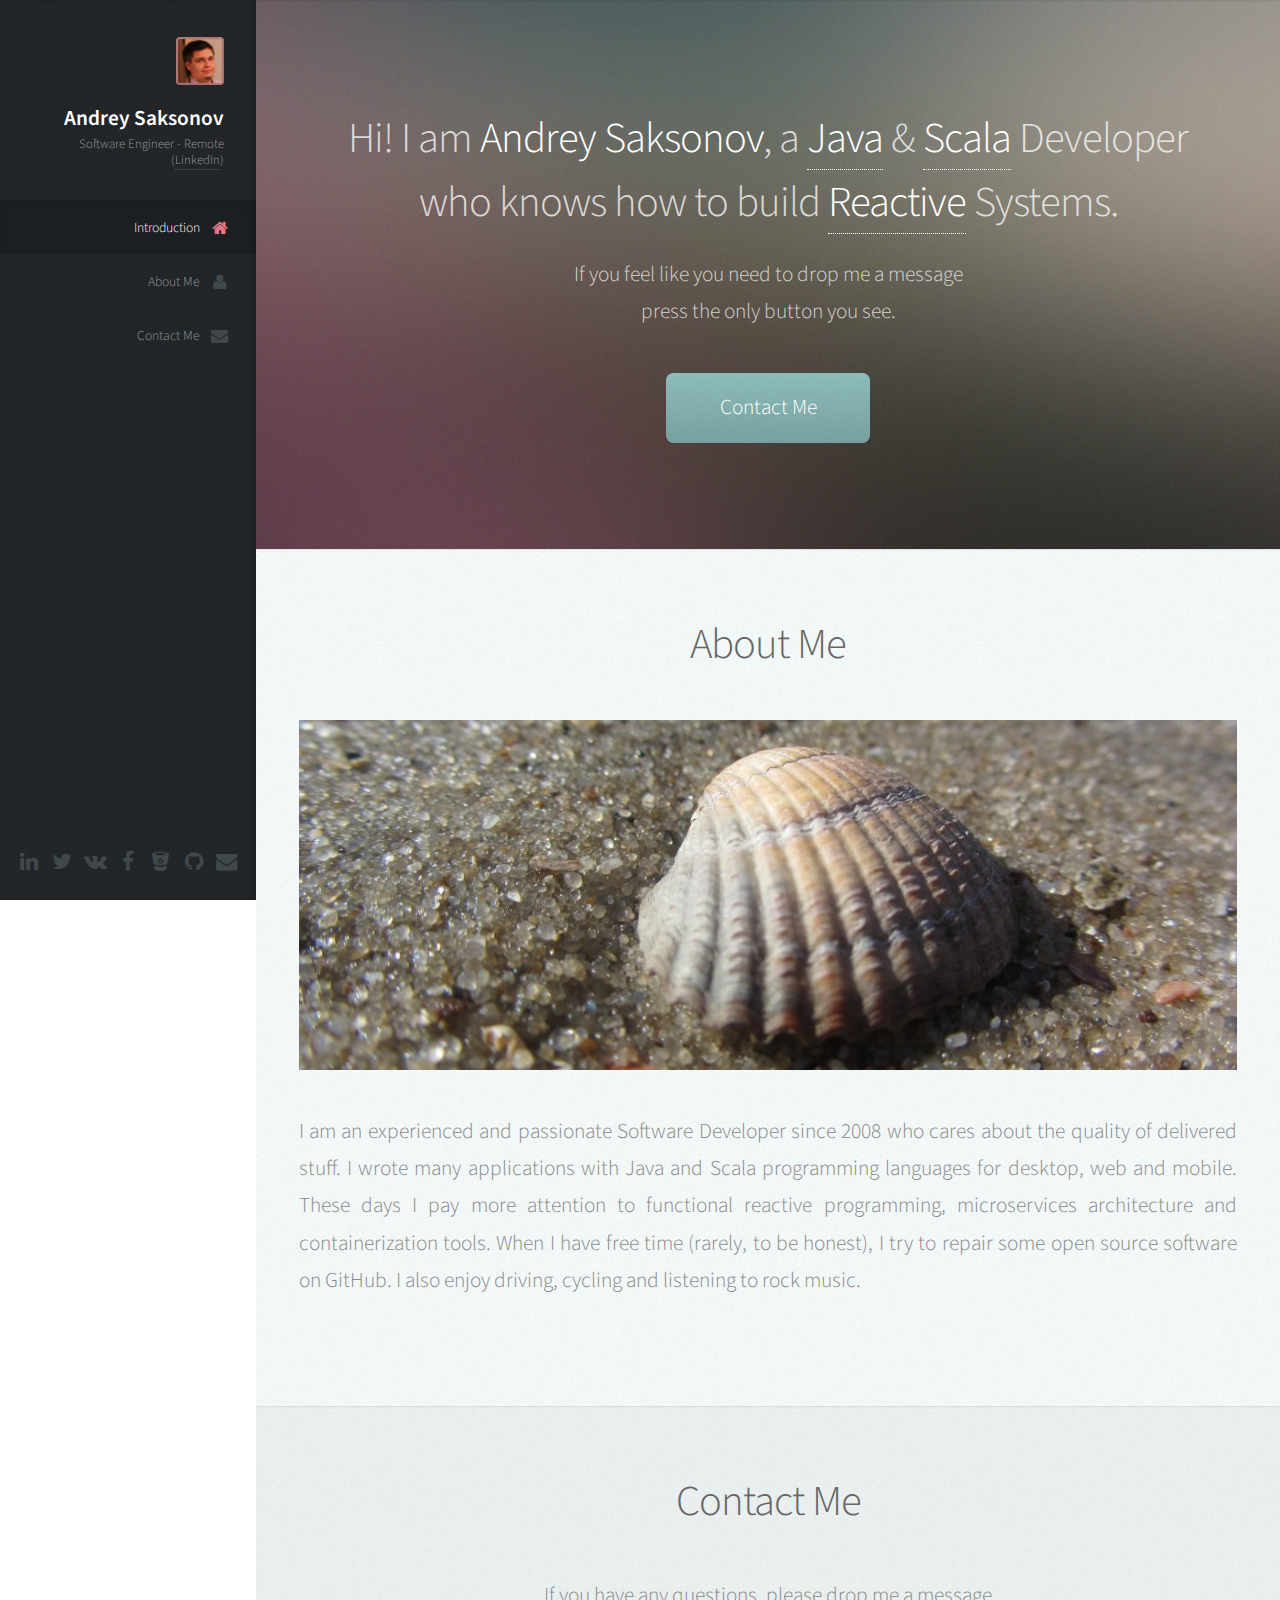
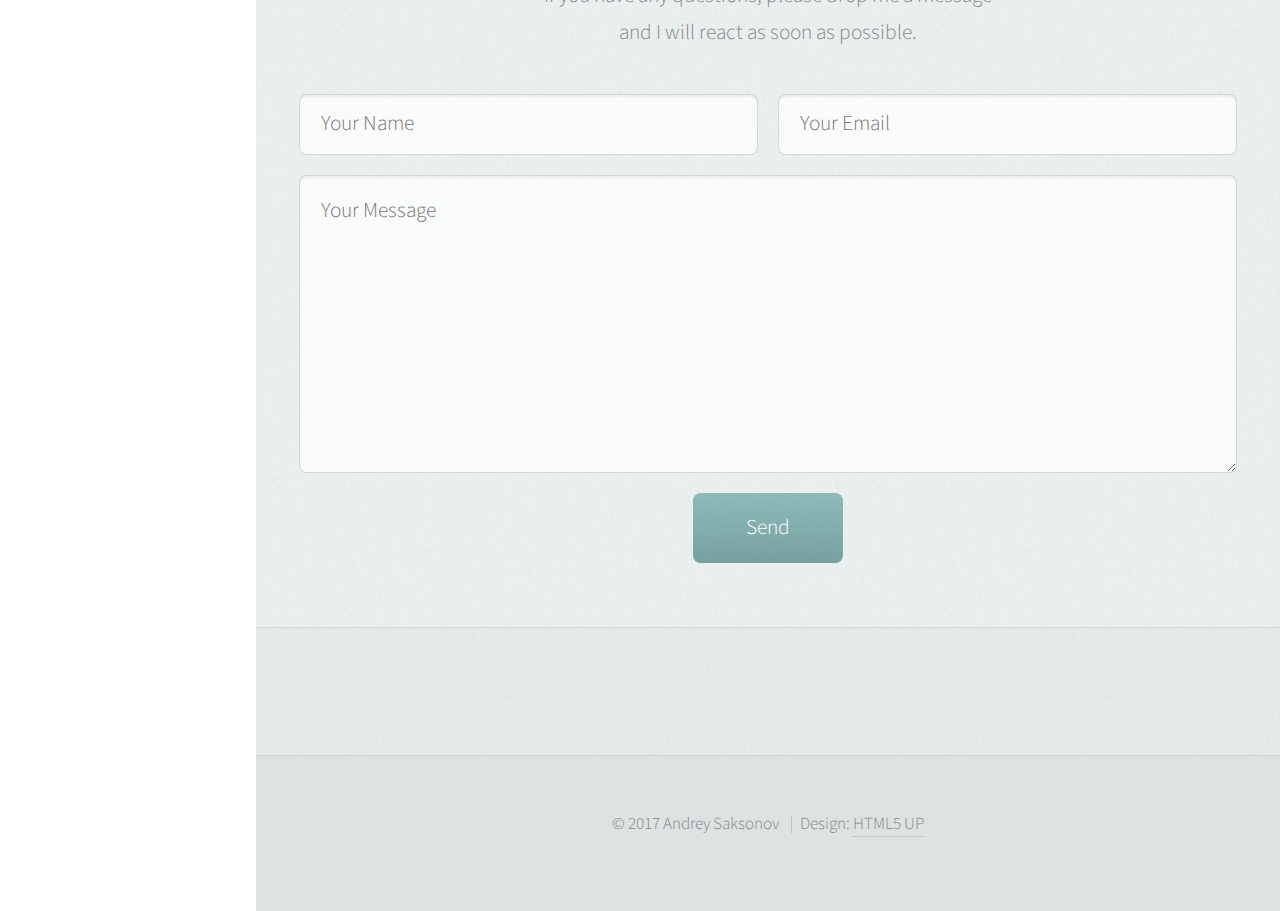
<file: index.html>
<!DOCTYPE HTML>
<html>
<!-- Prologue by HTML5 UP -->
<head>
    <title>Andrey Saksonov</title>
    <link rel="apple-touch-icon" sizes="57x57" href="/apple-touch-icon-57x57.png">
    <link rel="apple-touch-icon" sizes="60x60" href="/apple-touch-icon-60x60.png">
    <link rel="apple-touch-icon" sizes="72x72" href="/apple-touch-icon-72x72.png">
    <link rel="apple-touch-icon" sizes="76x76" href="/apple-touch-icon-76x76.png">
    <link rel="apple-touch-icon" sizes="114x114" href="/apple-touch-icon-114x114.png">
    <link rel="apple-touch-icon" sizes="120x120" href="/apple-touch-icon-120x120.png">
    <link rel="apple-touch-icon" sizes="144x144" href="/apple-touch-icon-144x144.png">
    <link rel="apple-touch-icon" sizes="152x152" href="/apple-touch-icon-152x152.png">
    <link rel="apple-touch-icon" sizes="180x180" href="/apple-touch-icon-180x180.png">
    <link rel="icon" type="image/png" href="/favicon-32x32.png" sizes="32x32">
    <link rel="icon" type="image/png" href="/android-chrome-192x192.png" sizes="192x192">
    <link rel="icon" type="image/png" href="/favicon-96x96.png" sizes="96x96">
    <link rel="icon" type="image/png" href="/favicon-16x16.png" sizes="16x16">
    <link rel="manifest" href="/manifest.json">
    <meta name="msapplication-TileColor" content="#b91d47">
    <meta name="msapplication-TileImage" content="/mstile-144x144.png">
    <meta name="theme-color" content="#ffffff">
    <meta charset="utf-8"/>
    <meta name="viewport" content="width=device-width, initial-scale=1"/>
    <!--[if lte IE 8]>
    <script src="assets/scripts/ie/html5shiv.v3.6.2.js"></script>
    <![endif]-->
    <link rel="stylesheet" href="assets/styles/prologue/main.css"/>
    <!--[if lte IE 8]>
    <link rel="stylesheet" href="assets/styles/prologue/ie8.css"/>
    <![endif]-->
    <!--[if lte IE 9]>
    <link rel="stylesheet" href="assets/styles/prologue/ie9.css"/>
    <![endif]-->
</head>
<body>
<div id="header">
    <div class="top">
        <div id="logo">
            <span class="image avatar48"><img src="images/_01.jpg" alt=""/></span>
            <h1 id="title">Andrey Saksonov</h1>
            <p>Software Engineer - Remote<br/>(<a href="https://www.linkedin.com/in/saksonov/"><span>LinkedIn</span></a>)</p>
        </div>
        <nav id="nav">
            <ul>
                <li>
                    <a href="#top" id="top-link" class="skel-layers-ignoreHref"><span class="icon fa-home">Introduction</span></a>
                </li>
                <li>
                    <a href="#about" id="about-link" class="skel-layers-ignoreHref"><span class="icon fa-user">About Me</span></a>
                </li>
                <li>
                    <a href="#contact" id="contact-link" class="skel-layers-ignoreHref"><span class="icon fa-envelope">Contact Me</span></a>
                </li>
            </ul>
        </nav>
    </div>
    <div class="bottom">
        <ul class="icons">
            <li>
                <a href="https://www.linkedin.com/in/saksonov" class="icon fa-linkedin"><span class="label">LinkedIn</span></a>
            </li>
            <li>
                <a href="https://twitter.com/suxonoff" class="icon fa-twitter"><span class="label">Twitter</span></a>
            </li>
            <li>
                <a href="https://vk.com/andreysaksonov" class="icon fa-vk"><span class="label">VK.com</span></a>
            </li>
            <li>
                <a href="https://www.facebook.com/andrey.saksonov" class="icon fa-facebook"><span class="label">Facebook</span></a>
            </li>
            <li>
                <a href="https://bitbucket.org/andreysaksonov" class="icon fa-bitbucket"><span class="label">Bitbucket</span></a>
            </li>
            <li>
                <a href="https://github.com/andreysaksonov" class="icon fa-github"><span class="label">GitHub</span></a>
            </li>
            <li>
                <a href="mailto:saksonov.andrey@gmail.com" class="icon fa-envelope"><span class="label">Email</span></a>
            </li>
        </ul>
    </div>
</div>
<div id="main">
    <section id="top" class="one dark cover">
        <div class="container">
            <header>
                <h2 class="alt">
                    Hi! I am <strong>Andrey Saksonov</strong>, a <a href="//www.oracle.com/java/index.html">Java</a> &amp; <a href="//www.scala-lang.org/">Scala</a> Developer<br/>
                    who knows how to build <a href="http://www.reactivemanifesto.org">Reactive</a> Systems.
                </h2>
                <p>
                    If you feel like you need to drop me a message
                    <br/> press the only button you see.
                </p>
            </header>
            <footer>
                <a href="#contact" class="button scrolly">Contact Me</a>
            </footer>
        </div>
    </section>
    <section id="about" class="two">
        <div class="container">
            <header>
                <h2>About Me</h2>
            </header>
            <a href="#" class="image featured"><img src="images/_02.jpg" alt=""/>
            </a>
            <p style="text-align: justify; text-justify: inter-word;">
                I am an experienced and passionate Software Developer since 2008 who cares about
                the quality of delivered stuff. I wrote many applications with Java and Scala programming
                languages for desktop, web and mobile. These days I pay more attention to functional
                reactive programming, microservices architecture and containerization tools. When I have
                free time (rarely, to be honest), I try to repair some open source software on GitHub. I
                also enjoy driving, cycling and listening to rock music.
            </p>
        </div>
    </section>
    <section id="contact" class="three">
        <div class="container">
            <header>
                <h2>Contact Me</h2>
            </header>
            <p>
                If you have any questions, please drop me a message
                <br/> and I will react as soon as possible.
            </p>
            <form action="//formspree.io/andrey@saksonov.me" method="POST">
                <div class="row">
                    <div class="6u 12u$(mobile)">
                        <input type="text" name="name" placeholder="Your Name"/>
                    </div>
                    <div class="6u$ 12u$(mobile)">
                        <input type="email" name="email" placeholder="Your Email"/>
                    </div>
                    <div class="12u$">
                        <textarea name="message" placeholder="Your Message"></textarea>
                    </div>
                    <input type="hidden" name="_subject" value="Andrey Saksonov - Contact Me"/>
                    <input type="text" name="_gotcha" style="display:none"/>
                    <input type="hidden" name="_next" value="https://saksonov.me/thanks.html"/>
                    <div class="12u$">
                        <input type="submit" value="Send"/>
                    </div>
                </div>
            </form>
        </div>
    </section>
    <section id="comments" class="four">
        <div class="container">
            <div id="disqus_thread"></div>
            <script type="text/javascript">
                /* * * CONFIGURATION VARIABLES * * */
                var disqus_shortname = 'saksonov';
                var disqus_identifier = 'index';
                var disqus_title = 'Andrey Saksonov';
                var disqus_url = 'https://saksonov.me';

                /* * * DON'T EDIT BELOW THIS LINE * * */
                (function () {
                    var dsq = document.createElement('script');
                    dsq.type = 'text/javascript';
                    dsq.async = true;
                    dsq.src = '//' + disqus_shortname + '.disqus.com/embed.js';
                    (document.getElementsByTagName('head')[0] || document.getElementsByTagName('body')[0]).appendChild(dsq);
                })();

            </script>
            <noscript>Please enable JavaScript to view the <a href="https://disqus.com/?ref_noscript" rel="nofollow">comments powered by Disqus</a>.
            </noscript>
        </div>
    </section>
</div>
<div id="footer">
    <ul class="copyright">
        <li>&copy; 2017 Andrey Saksonov</li>
        <li>Design: <a href="http://html5up.net">HTML5 UP</a></li>
    </ul>
</div>
<script src="assets/scripts/jquery.v1.11.3.min.js"></script>
<script src="assets/scripts/jquery.scrolly.min.js"></script>
<script src="assets/scripts/jquery.scrollzer.min.js"></script>
<script src="assets/scripts/skel.min.js"></script>
<script src="assets/scripts/utils.js"></script>
<!--[if lte IE 8]>
<script src="assets/scripts/ie/respond.v1.4.2.min.js"></script>
<![endif]-->
<script src="assets/scripts/prologue.js"></script>
<script type="text/javascript">
    /* * * CONFIGURATION VARIABLES * * */
    var disqus_shortname = 'saksonov';
    var disqus_identifier = 'index';
    var disqus_title = 'Andrey Saksonov';
    var disqus_url = 'https://saksonov.me';

    /* * * DON'T EDIT BELOW THIS LINE * * */
    (function () {
        var s = document.createElement('script');
        s.async = true;
        s.type = 'text/javascript';
        s.src = '//' + disqus_shortname + '.disqus.com/count.js';
        (document.getElementsByTagName('HEAD')[0] || document.getElementsByTagName('BODY')[0]).appendChild(s);
    }());
</script>
</body>
</html>
</file>
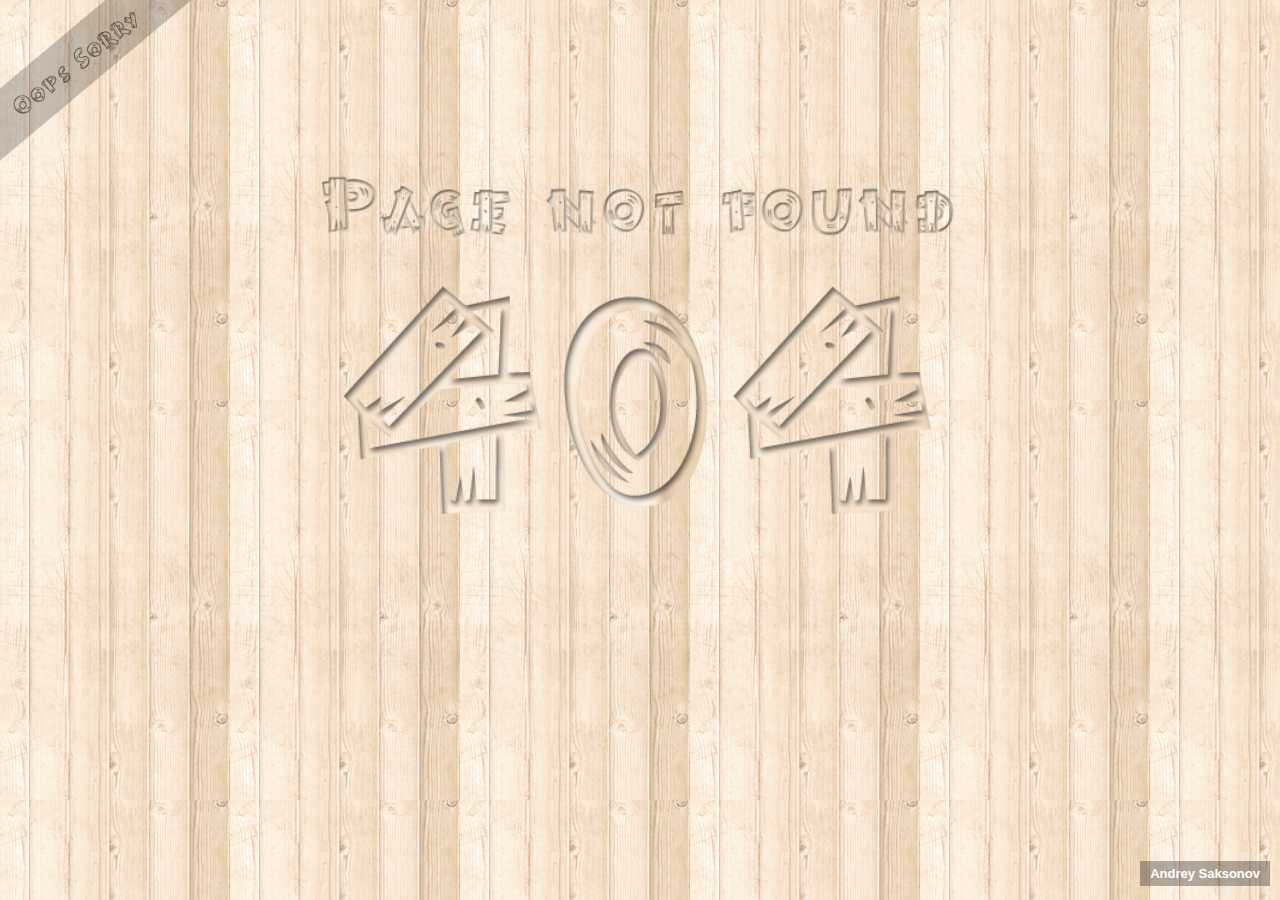
<file: 404/index.html>
<!DOCTYPE HTML>
<html>

<head>
    <title>Oops...</title>
    <script type="application/x-javascript">
        addEventListener("load", function() {
            setTimeout(
                hideURLbar, 0);
        }, false);

        function hideURLbar() {
            window.scrollTo(0, 1);
        }

    </script>
    <meta name="viewport" content="width=device-width, initial-scale=1, maximum-scale=1">
    <meta http-equiv="Content-Type" content="text/html; charset=utf-8" />
    <link href='http://fonts.googleapis.com/css?family=Amarante' rel='stylesheet' type='text/css'>
    <style type="text/css">
        body {
            background: url(images/background.png);
            margin: 0;
        }
        
        img.ribbon {
            width: 15%;
        }
        
        .wrap {
            width: 100%;
        }
        
        .logo {
            text-align: center;
        }
        
        .logo img {
            width: 50%;
        }
        
        .logo p span {
            color: lightgreen;
        }
        
        .footer {
            position: absolute;
            right: 10px;
            bottom: 2px;
        }
        
        .footer a {
            color: white;
            background: rgba(0, 0, 0, 0.3);
            text-decoration: none;
            padding: 5px 10px;
            font-size: 13px;
            font-family: arial, serif;
            font-weight: bold;
        }

    </style>
</head>

<body>
    <img src="images/ribbon.png" class="ribbon" />
    <div class="wrap">
        <div class="logo">
            <img src="images/404.png" />
        </div>
        <div class="footer">
            <p><a href="//saksonov.me">Andrey Saksonov</a></p>

        </div>
    </div>

</body>
</file>
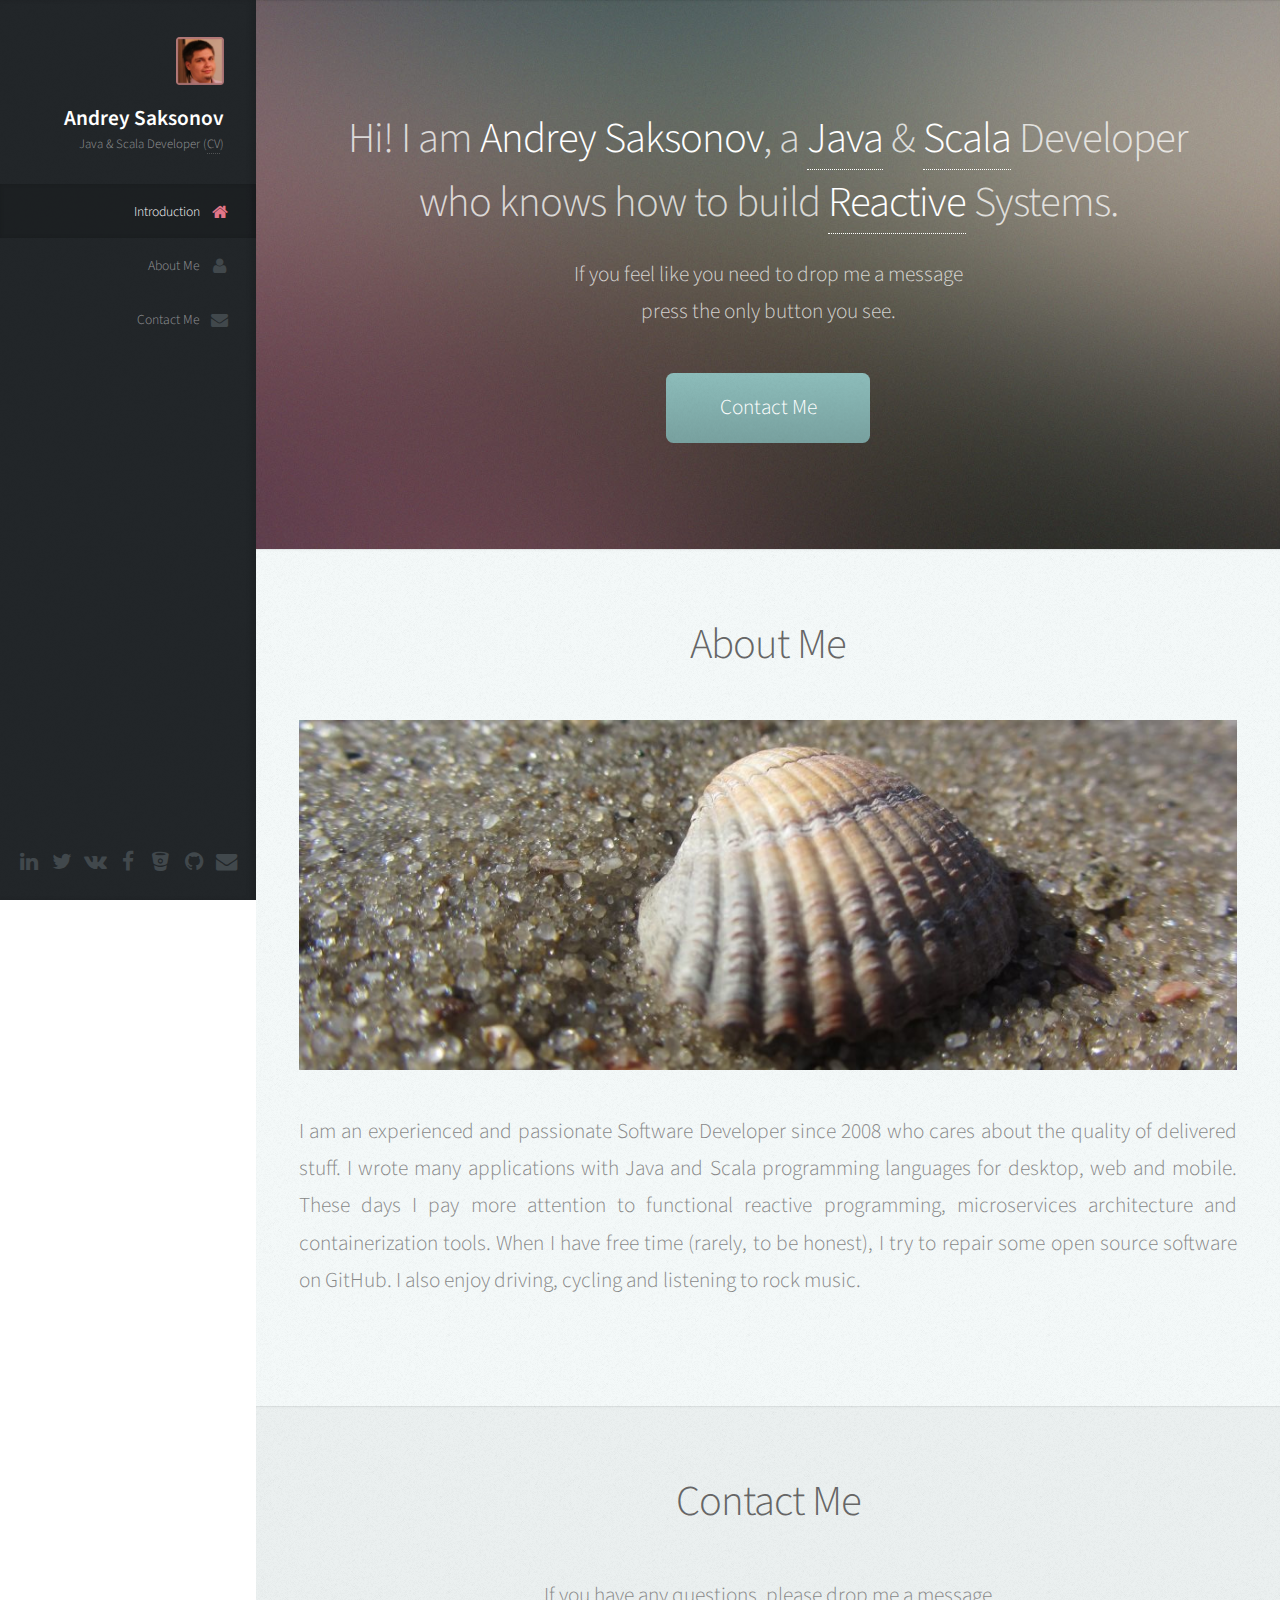
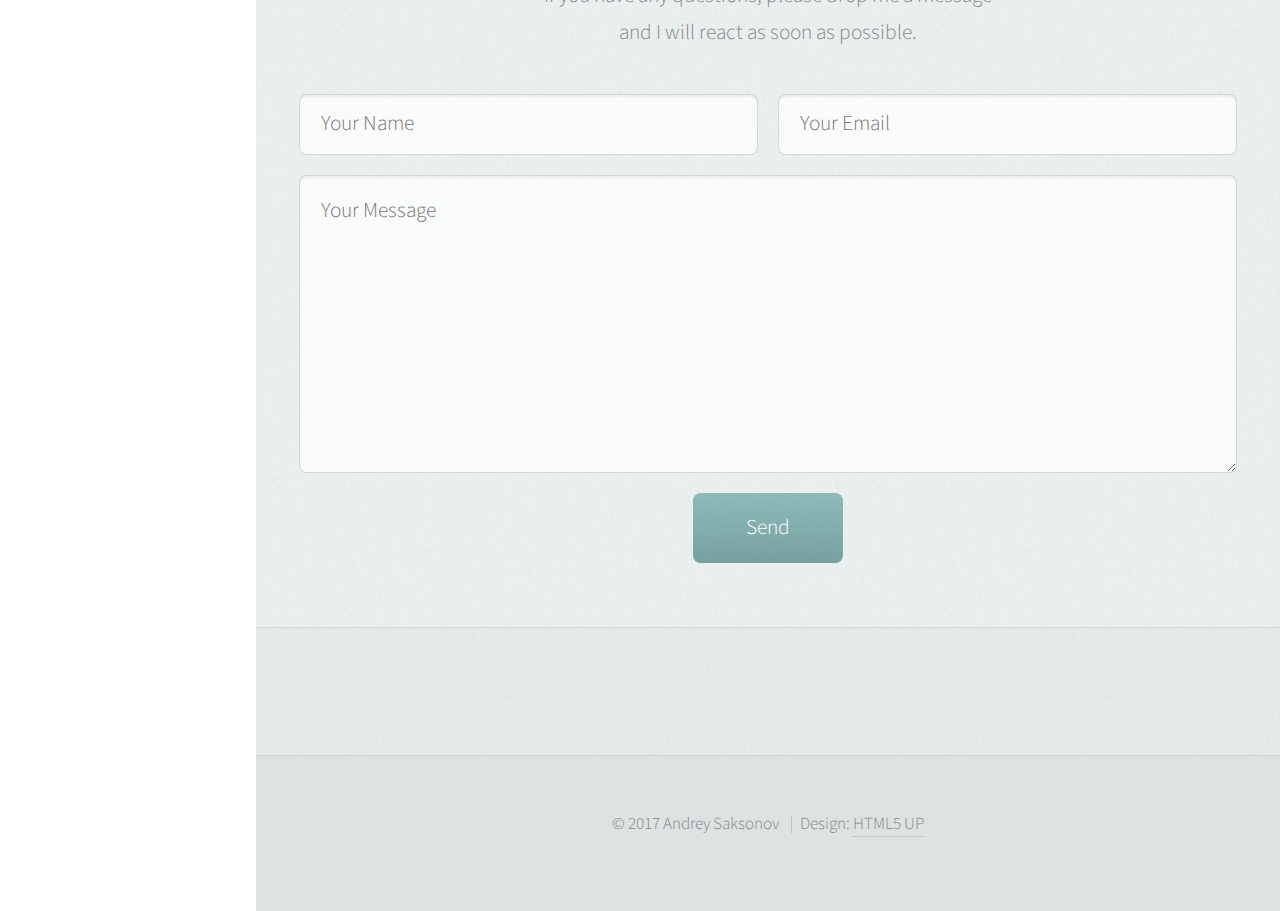
<file: docs/index.html>
<!DOCTYPE HTML>
<html>
<!-- Prologue by HTML5 UP -->
<head>
    <title>Andrey Saksonov</title>
    <link rel="apple-touch-icon" sizes="57x57" href="/apple-touch-icon-57x57.png">
    <link rel="apple-touch-icon" sizes="60x60" href="/apple-touch-icon-60x60.png">
    <link rel="apple-touch-icon" sizes="72x72" href="/apple-touch-icon-72x72.png">
    <link rel="apple-touch-icon" sizes="76x76" href="/apple-touch-icon-76x76.png">
    <link rel="apple-touch-icon" sizes="114x114" href="/apple-touch-icon-114x114.png">
    <link rel="apple-touch-icon" sizes="120x120" href="/apple-touch-icon-120x120.png">
    <link rel="apple-touch-icon" sizes="144x144" href="/apple-touch-icon-144x144.png">
    <link rel="apple-touch-icon" sizes="152x152" href="/apple-touch-icon-152x152.png">
    <link rel="apple-touch-icon" sizes="180x180" href="/apple-touch-icon-180x180.png">
    <link rel="icon" type="image/png" href="/favicon-32x32.png" sizes="32x32">
    <link rel="icon" type="image/png" href="/android-chrome-192x192.png" sizes="192x192">
    <link rel="icon" type="image/png" href="/favicon-96x96.png" sizes="96x96">
    <link rel="icon" type="image/png" href="/favicon-16x16.png" sizes="16x16">
    <link rel="manifest" href="/manifest.json">
    <meta name="msapplication-TileColor" content="#b91d47">
    <meta name="msapplication-TileImage" content="/mstile-144x144.png">
    <meta name="theme-color" content="#ffffff">
    <meta charset="utf-8"/>
    <meta name="viewport" content="width=device-width, initial-scale=1"/>
    <!--[if lte IE 8]>
    <script src="assets/scripts/ie/html5shiv.v3.6.2.js"></script>
    <![endif]-->
    <link rel="stylesheet" href="assets/styles/prologue/main.css"/>
    <!--[if lte IE 8]>
    <link rel="stylesheet" href="assets/styles/prologue/ie8.css"/>
    <![endif]-->
    <!--[if lte IE 9]>
    <link rel="stylesheet" href="assets/styles/prologue/ie9.css"/>
    <![endif]-->
</head>
<body>
<div id="header">
    <div class="top">
        <div id="logo">
            <span class="image avatar48"><img src="images/_01.jpg" alt=""/></span>
            <h1 id="title">Andrey Saksonov</h1>
            <p>Java &amp; Scala Developer (<a href="https://files.saksonov.me/index.php/s/H62nd3YMX9Size6"><span>CV</span></a>)</p>
        </div>
        <nav id="nav">
            <ul>
                <li>
                    <a href="#top" id="top-link" class="skel-layers-ignoreHref"><span class="icon fa-home">Introduction</span></a>
                </li>
                <li>
                    <a href="#about" id="about-link" class="skel-layers-ignoreHref"><span class="icon fa-user">About Me</span></a>
                </li>
                <li>
                    <a href="#contact" id="contact-link" class="skel-layers-ignoreHref"><span class="icon fa-envelope">Contact Me</span></a>
                </li>
            </ul>
        </nav>
    </div>
    <div class="bottom">
        <ul class="icons">
            <li>
                <a href="https://ru.linkedin.com/in/suxonoff" class="icon fa-linkedin"><span class="label">LinkedIn</span></a>
            </li>
            <li>
                <a href="https://twitter.com/suxonoff" class="icon fa-twitter"><span class="label">Twitter</span></a>
            </li>
            <li>
                <a href="https://vk.com/suxonoff" class="icon fa-vk"><span class="label">VK.com</span></a>
            </li>
            <li>
                <a href="https://www.facebook.com/andrey.saksonov" class="icon fa-facebook"><span class="label">Facebook</span></a>
            </li>
            <li>
                <a href="https://bitbucket.org/andreysaksonov" class="icon fa-bitbucket"><span class="label">Bitbucket</span></a>
            </li>
            <li>
                <a href="https://github.com/andreysaksonov" class="icon fa-github"><span class="label">GitHub</span></a>
            </li>
            <li>
                <a href="mailto:saksonov.andrey@gmail.com" class="icon fa-envelope"><span class="label">Email</span></a>
            </li>
        </ul>
    </div>
</div>
<div id="main">
    <section id="top" class="one dark cover">
        <div class="container">
            <header>
                <h2 class="alt">
                    Hi! I am <strong>Andrey Saksonov</strong>, a <a href="//www.oracle.com/java/index.html">Java</a> &amp; <a href="//www.scala-lang.org/">Scala</a> Developer<br/>
                    who knows how to build <a href="http://www.reactivemanifesto.org">Reactive</a> Systems.
                </h2>
                <p>
                    If you feel like you need to drop me a message
                    <br/> press the only button you see.
                </p>
            </header>
            <footer>
                <a href="#contact" class="button scrolly">Contact Me</a>
            </footer>
        </div>
    </section>
    <section id="about" class="two">
        <div class="container">
            <header>
                <h2>About Me</h2>
            </header>
            <a href="#" class="image featured"><img src="images/_02.jpg" alt=""/>
            </a>
            <p style="text-align: justify; text-justify: inter-word;">
                I am an experienced and passionate Software Developer since 2008 who cares about
                the quality of delivered stuff. I wrote many applications with Java and Scala programming
                languages for desktop, web and mobile. These days I pay more attention to functional
                reactive programming, microservices architecture and containerization tools. When I have
                free time (rarely, to be honest), I try to repair some open source software on GitHub. I
                also enjoy driving, cycling and listening to rock music.
            </p>
        </div>
    </section>
    <section id="contact" class="three">
        <div class="container">
            <header>
                <h2>Contact Me</h2>
            </header>
            <p>
                If you have any questions, please drop me a message
                <br/> and I will react as soon as possible.
            </p>
            <form action="//formspree.io/andrey@saksonov.me" method="POST">
                <div class="row">
                    <div class="6u 12u$(mobile)">
                        <input type="text" name="name" placeholder="Your Name"/>
                    </div>
                    <div class="6u$ 12u$(mobile)">
                        <input type="email" name="email" placeholder="Your Email"/>
                    </div>
                    <div class="12u$">
                        <textarea name="message" placeholder="Your Message"></textarea>
                    </div>
                    <input type="hidden" name="_subject" value="Andrey Saksonov - Contact Me"/>
                    <input type="text" name="_gotcha" style="display:none"/>
                    <input type="hidden" name="_next" value="https://saksonov.me/thanks.html"/>
                    <div class="12u$">
                        <input type="submit" value="Send"/>
                    </div>
                </div>
            </form>
        </div>
    </section>
    <section id="comments" class="four">
        <div class="container">
            <div id="disqus_thread"></div>
            <script type="text/javascript">
                /* * * CONFIGURATION VARIABLES * * */
                var disqus_shortname = 'saksonov';
                var disqus_identifier = 'index';
                var disqus_title = 'Andrey Saksonov';
                var disqus_url = 'https://saksonov.me';

                /* * * DON'T EDIT BELOW THIS LINE * * */
                (function () {
                    var dsq = document.createElement('script');
                    dsq.type = 'text/javascript';
                    dsq.async = true;
                    dsq.src = '//' + disqus_shortname + '.disqus.com/embed.js';
                    (document.getElementsByTagName('head')[0] || document.getElementsByTagName('body')[0]).appendChild(dsq);
                })();

            </script>
            <noscript>Please enable JavaScript to view the <a href="https://disqus.com/?ref_noscript" rel="nofollow">comments powered by Disqus</a>.
            </noscript>
        </div>
    </section>
</div>
<div id="footer">
    <ul class="copyright">
        <li>&copy; 2017 Andrey Saksonov</li>
        <li>Design: <a href="http://html5up.net">HTML5 UP</a></li>
    </ul>
</div>
<script src="assets/scripts/jquery.v1.11.3.min.js"></script>
<script src="assets/scripts/jquery.scrolly.min.js"></script>
<script src="assets/scripts/jquery.scrollzer.min.js"></script>
<script src="assets/scripts/skel.min.js"></script>
<script src="assets/scripts/utils.js"></script>
<!--[if lte IE 8]>
<script src="assets/scripts/ie/respond.v1.4.2.min.js"></script>
<![endif]-->
<script src="assets/scripts/prologue.js"></script>
<script type="text/javascript">
    /* * * CONFIGURATION VARIABLES * * */
    var disqus_shortname = 'saksonov';
    var disqus_identifier = 'index';
    var disqus_title = 'Andrey Saksonov';
    var disqus_url = 'https://saksonov.me';

    /* * * DON'T EDIT BELOW THIS LINE * * */
    (function () {
        var s = document.createElement('script');
        s.async = true;
        s.type = 'text/javascript';
        s.src = '//' + disqus_shortname + '.disqus.com/count.js';
        (document.getElementsByTagName('HEAD')[0] || document.getElementsByTagName('BODY')[0]).appendChild(s);
    }());
</script>
</body>
</html>
</file>
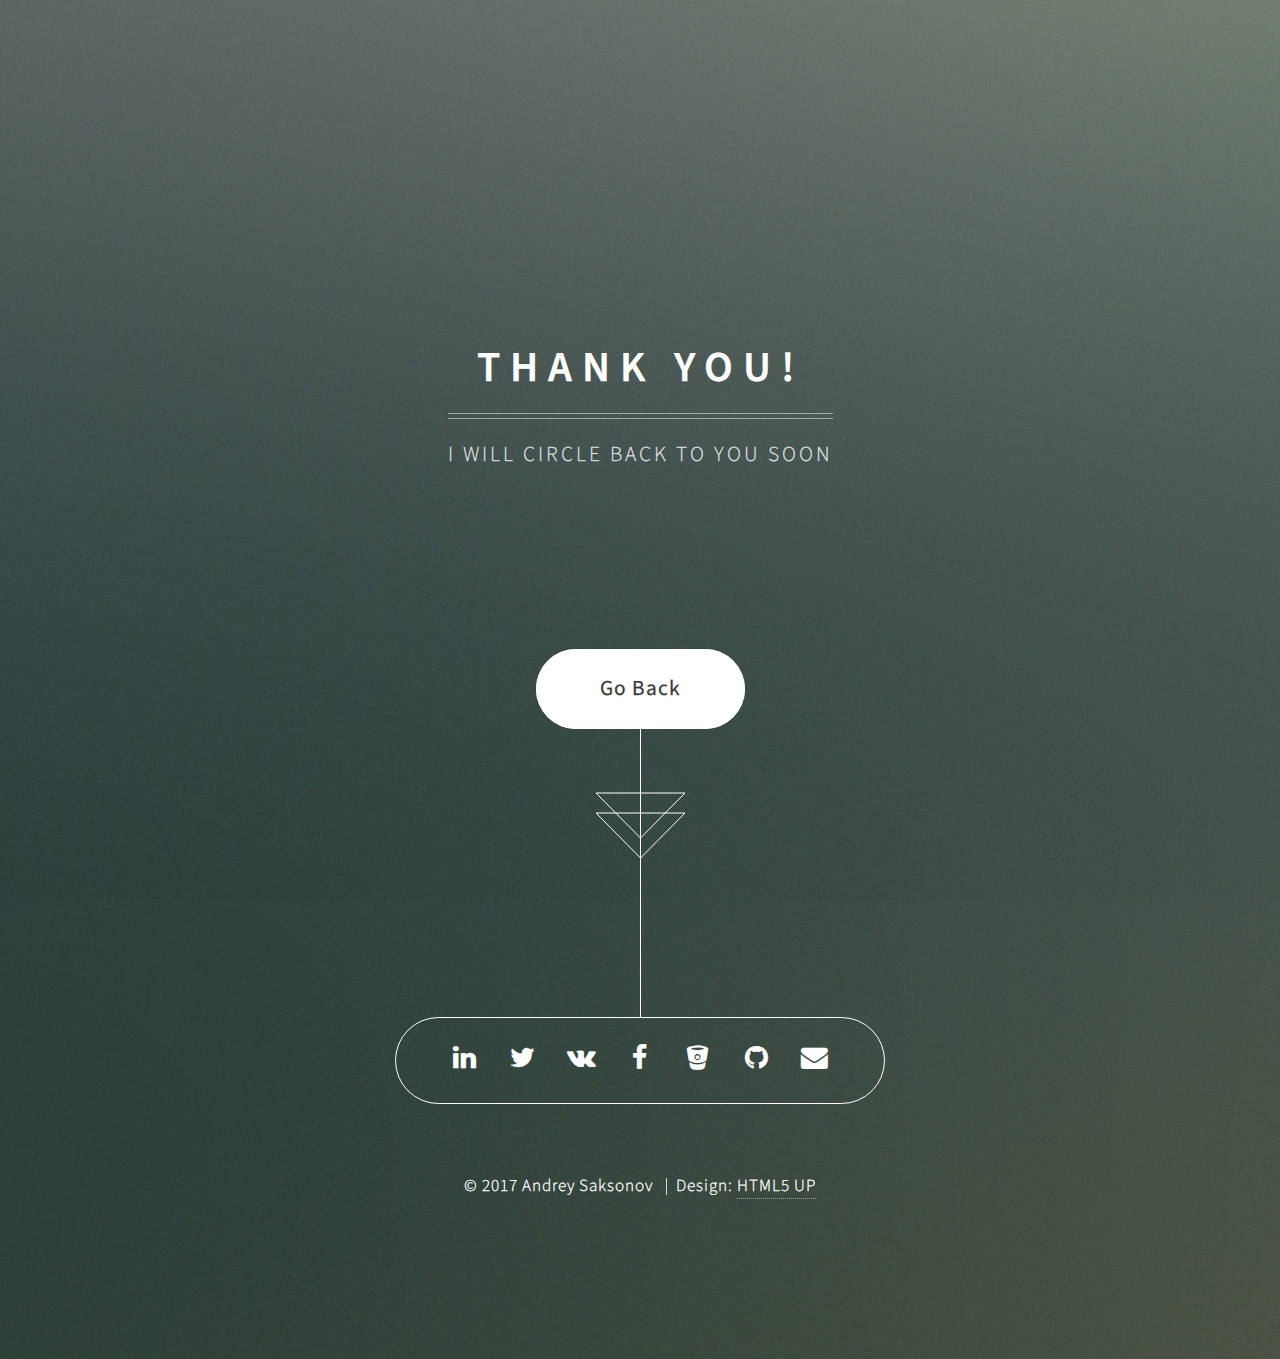
<file: thanks.html>
<!DOCTYPE HTML>
<html>
<!-- Overflow by HTML5 UP -->
<head>
    <title>Thank You!</title>
    <meta charset="utf-8"/>
    <meta name="viewport" content="width=device-width, initial-scale=1"/>
    <!--[if lte IE 8]>
    <script src="assets/scripts/ie/html5shiv.v3.6.2.js"></script>
    <![endif]-->
    <link rel="stylesheet" href="assets/styles/overflow/main.css"/>
    <!--[if lte IE 8]>
    <link rel="stylesheet" href="assets/styles/overflow/ie8.css"/>
    <![endif]-->
</head>
<body>
<section id="header">
    <header>
        <h1>Thank You!</h1>
        <p>I will circle back to you soon</p>
    </header>
    <footer>
        <a href="https://saksonov.me" class="button style2 scrolly-middle">Go Back</a>
    </footer>
</section>
<section id="footer">
    <ul class="icons">
        <li>
            <a href="https://ru.linkedin.com/in/suxonoff" class="icon fa-linkedin"><span class="label">LinkedIn</span></a>
        </li>
        <li>
            <a href="https://twitter.com/suxonoff" class="icon fa-twitter"><span class="label">Twitter</span></a>
        </li>
        <li>
            <a href="https://vk.com/suxonoff" class="icon fa-vk"><span class="label">VK.com</span></a>
        </li>
        <li>
            <a href="https://www.facebook.com/andrey.saksonov" class="icon fa-facebook"><span class="label">Facebook</span></a>
        </li>
        <li>
            <a href="https://bitbucket.org/andreysaksonov" class="icon fa-bitbucket"><span class="label">Bitbucket</span></a>
        </li>
        <li>
            <a href="https://github.com/andreysaksonov" class="icon fa-github"><span class="label">GitHub</span></a>
        </li>
        <li>
            <a href="mailto:saksonov.andrey@gmail.com" class="icon fa-envelope"><span class="label">Email</span></a>
        </li>
    </ul>
    <div class="copyright">
        <ul class="menu">
            <li>&copy; 2017 Andrey Saksonov</li>
            <li>Design: <a href="http://html5up.net">HTML5 UP</a></li>
        </ul>
    </div>
</section>
<script src="assets/scripts/jquery.v1.11.3.min.js"></script>
<script src="assets/scripts/jquery.scrolly.min.js"></script>
<script src="assets/scripts/jquery.poptrox.min.js"></script>
<script src="assets/scripts/skel.min.js"></script>
<script src="assets/scripts/utils.js"></script>
<!--[if lte IE 8]>
<script src="assets/scripts/ie/respond.v1.4.2.min.js"></script>
<![endif]-->
<script src="assets/scripts/overflow.js"></script>
</body>
</html>
</file>
<file: assets/styles/prologue/ie8.css>
section > .last-child,
section.last-child,
article > .last-child,
article.last-child {
    margin-bottom: 0;
}

form input[type="text"],
form input[type="email"],
form input[type="password"],
form select,
form textarea {
    -ms-behavior: url("assets/scripts/ie/PIE.htc");
}

input[type="button"],
input[type="submit"],
input[type="reset"],
button,
.button {
    -ms-behavior: url("assets/scripts/ie/PIE.htc");
}

#nav ul li a {
    color: #888;
}

#nav ul li a.active {
    background: #1C2022;
}

#headerToggle .toggle {
    background-color: #888;
}

#main > section.cover {
    background-position: auto;
    -ms-behavior: url("assets/scripts/ie/backgroundsize.min.htc");
}
</file>
<file: docs/assets/styles/prologue/ie8.css>
section > .last-child,
section.last-child,
article > .last-child,
article.last-child {
    margin-bottom: 0;
}

form input[type="text"],
form input[type="email"],
form input[type="password"],
form select,
form textarea {
    -ms-behavior: url("assets/scripts/ie/PIE.htc");
}

input[type="button"],
input[type="submit"],
input[type="reset"],
button,
.button {
    -ms-behavior: url("assets/scripts/ie/PIE.htc");
}

#nav ul li a {
    color: #888;
}

#nav ul li a.active {
    background: #1C2022;
}

#headerToggle .toggle {
    background-color: #888;
}

#main > section.cover {
    background-position: auto;
    -ms-behavior: url("assets/scripts/ie/backgroundsize.min.htc");
}
</file>
<file: assets/styles/overflow/ie8.css>
body {
    background-image: url("/images/thanks_background.jpg");
    background-repeat: no-repeat;
    background-size: cover;
    background-position: auto;
    background-attachment: scroll;
    -ms-behavior: url("assets/scripts/ie/backgroundsize.min.htc");
}

section > .last-child,
article > .last-child,
section.last-child,
article.last-child {
    margin-bottom: 0;
}

input[type="button"],
input[type="submit"],
input[type="reset"],
button,
.button {
    position: relative;
    -ms-behavior: url("assets/scripts/ie/PIE.htc");
}

input[type="button"].style2:hover,
input[type="submit"].style2:hover,
input[type="reset"].style2:hover,
button.style2:hover,
.button.style2:hover {
    color: #35b88f !important;
}

input[type="button"].style3,
input[type="submit"].style3,
input[type="reset"].style3,
button.style3,
.button.style3 {
    background: #fefefe;
    border: solid 1px #dad9d9;
}

#footer .icons {
    position: relative;
    -ms-behavior: url("assets/scripts/ie/PIE.htc");
}

#header header p {
    border-top: solid 1px #888;
}
</file>
<file: assets/styles/prologue/main.css>
@import url("../font-awesome.min.css");
@import url("https://fonts.googleapis.com/css?family=Source+Sans+Pro:300,300italic,400,600");
html,
body,
div,
span,
applet,
object,
iframe,
h1,
h2,
h3,
h4,
h5,
h6,
p,
blockquote,
pre,
a,
abbr,
acronym,
address,
big,
cite,
code,
del,
dfn,
em,
img,
ins,
kbd,
q,
s,
samp,
small,
strike,
strong,
sub,
sup,
tt,
var,
b,
u,
i,
center,
dl,
dt,
dd,
ol,
ul,
li,
fieldset,
form,
label,
legend,
table,
caption,
tbody,
tfoot,
thead,
tr,
th,
td,
article,
aside,
canvas,
details,
embed,
figure,
figcaption,
footer,
header,
hgroup,
menu,
nav,
output,
ruby,
section,
summary,
time,
mark,
audio,
video {
    margin: 0;
    padding: 0;
    border: 0;
    font-size: 100%;
    font: inherit;
    vertical-align: baseline;
}

article,
aside,
details,
figcaption,
figure,
footer,
header,
hgroup,
menu,
nav,
section {
    display: block;
}

body {
    line-height: 1;
}

ol,
ul {
    list-style: none;
}

blockquote,
q {
    quotes: none;
}

blockquote:before,
blockquote:after,
q:before,
q:after {
    content: '';
    content: none;
}

table {
    border-collapse: collapse;
    border-spacing: 0;
}

body {
    -webkit-text-size-adjust: none;
}

*,
*:before,
*:after {
    -moz-box-sizing: border-box;
    -webkit-box-sizing: border-box;
    box-sizing: border-box;
}

.container {
    margin-left: auto;
    margin-right: auto;
}

.container.\31 25\25 {
    width: 100%;
    max-width: 1750px;
    min-width: 1400px;
}

.container.\37 5\25 {
    width: 1050px;
}

.container.\35 0\25 {
    width: 700px;
}

.container.\32 5\25 {
    width: 350px;
}

.container {
    width: 1400px;
}

@media screen and (min-width: 961px) and (max-width: 1880px) {
    .container.\31 25\25 {
        width: 100%;
        max-width: 1500px;
        min-width: 1200px;
    }
    .container.\37 5\25 {
        width: 900px;
    }
    .container.\35 0\25 {
        width: 600px;
    }
    .container.\32 5\25 {
        width: 300px;
    }
    .container {
        width: 1200px;
    }
}

@media screen and (min-width: 961px) and (max-width: 1620px) {
    .container.\31 25\25 {
        width: 100%;
        max-width: 1200px;
        min-width: 960px;
    }
    .container.\37 5\25 {
        width: 720px;
    }
    .container.\35 0\25 {
        width: 480px;
    }
    .container.\32 5\25 {
        width: 240px;
    }
    .container {
        width: 960px;
    }
}

@media screen and (min-width: 961px) and (max-width: 1320px) {
    .container.\31 25\25 {
        width: 100%;
        max-width: 125%;
        min-width: 100%;
    }
    .container.\37 5\25 {
        width: 75%;
    }
    .container.\35 0\25 {
        width: 50%;
    }
    .container.\32 5\25 {
        width: 25%;
    }
    .container {
        width: 100%;
    }
}

@media screen and (max-width: 960px) {
    .container.\31 25\25 {
        width: 100%;
        max-width: 125%;
        min-width: 100%;
    }
    .container.\37 5\25 {
        width: 75%;
    }
    .container.\35 0\25 {
        width: 50%;
    }
    .container.\32 5\25 {
        width: 25%;
    }
    .container {
        width: 100%;
    }
}

@media screen and (max-width: 736px) {
    .container.\31 25\25 {
        width: 100%;
        max-width: 125%;
        min-width: 100%;
    }
    .container.\37 5\25 {
        width: 75%;
    }
    .container.\35 0\25 {
        width: 50%;
    }
    .container.\32 5\25 {
        width: 25%;
    }
    .container {
        width: 100% !important;
    }
}

.row {
    border-bottom: solid 1px transparent;
    -moz-box-sizing: border-box;
    -webkit-box-sizing: border-box;
    box-sizing: border-box;
}

.row > * {
    float: left;
    -moz-box-sizing: border-box;
    -webkit-box-sizing: border-box;
    box-sizing: border-box;
}

.row:after,
.row:before {
    content: '';
    display: block;
    clear: both;
    height: 0;
}

.row.uniform > * >:first-child {
    margin-top: 0;
}

.row.uniform > * >:last-child {
    margin-bottom: 0;
}

.row.\30 \25 > * {
    padding: 0px 0 0 0px;
}

.row.\30 \25 {
    margin: 0px 0 -1px 0px;
}

.row.uniform.\30 \25 > * {
    padding: 0px 0 0 0px;
}

.row.uniform.\30 \25 {
    margin: 0px 0 -1px 0px;
}

.row > * {
    padding: 40px 0 0 40px;
}

.row {
    margin: -40px 0 -1px -40px;
}

.row.uniform > * {
    padding: 40px 0 0 40px;
}

.row.uniform {
    margin: -40px 0 -1px -40px;
}

.row.\32 00\25 > * {
    padding: 80px 0 0 80px;
}

.row.\32 00\25 {
    margin: -80px 0 -1px -80px;
}

.row.uniform.\32 00\25 > * {
    padding: 80px 0 0 80px;
}

.row.uniform.\32 00\25 {
    margin: -80px 0 -1px -80px;
}

.row.\31 50\25 > * {
    padding: 60px 0 0 60px;
}

.row.\31 50\25 {
    margin: -60px 0 -1px -60px;
}

.row.uniform.\31 50\25 > * {
    padding: 60px 0 0 60px;
}

.row.uniform.\31 50\25 {
    margin: -60px 0 -1px -60px;
}

.row.\35 0\25 > * {
    padding: 20px 0 0 20px;
}

.row.\35 0\25 {
    margin: -20px 0 -1px -20px;
}

.row.uniform.\35 0\25 > * {
    padding: 20px 0 0 20px;
}

.row.uniform.\35 0\25 {
    margin: -20px 0 -1px -20px;
}

.row.\32 5\25 > * {
    padding: 10px 0 0 10px;
}

.row.\32 5\25 {
    margin: -10px 0 -1px -10px;
}

.row.uniform.\32 5\25 > * {
    padding: 10px 0 0 10px;
}

.row.uniform.\32 5\25 {
    margin: -10px 0 -1px -10px;
}

.\31 2u,
.\31 2u\24 {
    width: 100%;
    clear: none;
    margin-left: 0;
}

.\31 1u,
.\31 1u\24 {
    width: 91.6666666667%;
    clear: none;
    margin-left: 0;
}

.\31 0u,
.\31 0u\24 {
    width: 83.3333333333%;
    clear: none;
    margin-left: 0;
}

.\39 u,
.\39 u\24 {
    width: 75%;
    clear: none;
    margin-left: 0;
}

.\38 u,
.\38 u\24 {
    width: 66.6666666667%;
    clear: none;
    margin-left: 0;
}

.\37 u,
.\37 u\24 {
    width: 58.3333333333%;
    clear: none;
    margin-left: 0;
}

.\36 u,
.\36 u\24 {
    width: 50%;
    clear: none;
    margin-left: 0;
}

.\35 u,
.\35 u\24 {
    width: 41.6666666667%;
    clear: none;
    margin-left: 0;
}

.\34 u,
.\34 u\24 {
    width: 33.3333333333%;
    clear: none;
    margin-left: 0;
}

.\33 u,
.\33 u\24 {
    width: 25%;
    clear: none;
    margin-left: 0;
}

.\32 u,
.\32 u\24 {
    width: 16.6666666667%;
    clear: none;
    margin-left: 0;
}

.\31 u,
.\31 u\24 {
    width: 8.3333333333%;
    clear: none;
    margin-left: 0;
}

.\31 2u\24 + *,
.\31 1u\24 + *,
.\31 0u\24 + *,
.\39 u\24 + *,
.\38 u\24 + *,
.\37 u\24 + *,
.\36 u\24 + *,
.\35 u\24 + *,
.\34 u\24 + *,
.\33 u\24 + *,
.\32 u\24 + *,
.\31 u\24 + * {
    clear: left;
}

.\-11u {
    margin-left: 91.66667%;
}

.\-10u {
    margin-left: 83.33333%;
}

.\-9u {
    margin-left: 75%;
}

.\-8u {
    margin-left: 66.66667%;
}

.\-7u {
    margin-left: 58.33333%;
}

.\-6u {
    margin-left: 50%;
}

.\-5u {
    margin-left: 41.66667%;
}

.\-4u {
    margin-left: 33.33333%;
}

.\-3u {
    margin-left: 25%;
}

.\-2u {
    margin-left: 16.66667%;
}

.\-1u {
    margin-left: 8.33333%;
}

@media screen and (min-width: 961px) and (max-width: 1880px) {
    .row > * {
        padding: 40px 0 0 40px;
    }
    .row {
        margin: -40px 0 -1px -40px;
    }
    .row.uniform > * {
        padding: 40px 0 0 40px;
    }
    .row.uniform {
        margin: -40px 0 -1px -40px;
    }
    .row.\32 00\25 > * {
        padding: 80px 0 0 80px;
    }
    .row.\32 00\25 {
        margin: -80px 0 -1px -80px;
    }
    .row.uniform.\32 00\25 > * {
        padding: 80px 0 0 80px;
    }
    .row.uniform.\32 00\25 {
        margin: -80px 0 -1px -80px;
    }
    .row.\31 50\25 > * {
        padding: 60px 0 0 60px;
    }
    .row.\31 50\25 {
        margin: -60px 0 -1px -60px;
    }
    .row.uniform.\31 50\25 > * {
        padding: 60px 0 0 60px;
    }
    .row.uniform.\31 50\25 {
        margin: -60px 0 -1px -60px;
    }
    .row.\35 0\25 > * {
        padding: 20px 0 0 20px;
    }
    .row.\35 0\25 {
        margin: -20px 0 -1px -20px;
    }
    .row.uniform.\35 0\25 > * {
        padding: 20px 0 0 20px;
    }
    .row.uniform.\35 0\25 {
        margin: -20px 0 -1px -20px;
    }
    .row.\32 5\25 > * {
        padding: 10px 0 0 10px;
    }
    .row.\32 5\25 {
        margin: -10px 0 -1px -10px;
    }
    .row.uniform.\32 5\25 > * {
        padding: 10px 0 0 10px;
    }
    .row.uniform.\32 5\25 {
        margin: -10px 0 -1px -10px;
    }
    .\31 2u\28wide\29,
    .\31 2u\24\28wide\29 {
        width: 100%;
        clear: none;
        margin-left: 0;
    }
    .\31 1u\28wide\29,
    .\31 1u\24\28wide\29 {
        width: 91.6666666667%;
        clear: none;
        margin-left: 0;
    }
    .\31 0u\28wide\29,
    .\31 0u\24\28wide\29 {
        width: 83.3333333333%;
        clear: none;
        margin-left: 0;
    }
    .\39 u\28wide\29,
    .\39 u\24\28wide\29 {
        width: 75%;
        clear: none;
        margin-left: 0;
    }
    .\38 u\28wide\29,
    .\38 u\24\28wide\29 {
        width: 66.6666666667%;
        clear: none;
        margin-left: 0;
    }
    .\37 u\28wide\29,
    .\37 u\24\28wide\29 {
        width: 58.3333333333%;
        clear: none;
        margin-left: 0;
    }
    .\36 u\28wide\29,
    .\36 u\24\28wide\29 {
        width: 50%;
        clear: none;
        margin-left: 0;
    }
    .\35 u\28wide\29,
    .\35 u\24\28wide\29 {
        width: 41.6666666667%;
        clear: none;
        margin-left: 0;
    }
    .\34 u\28wide\29,
    .\34 u\24\28wide\29 {
        width: 33.3333333333%;
        clear: none;
        margin-left: 0;
    }
    .\33 u\28wide\29,
    .\33 u\24\28wide\29 {
        width: 25%;
        clear: none;
        margin-left: 0;
    }
    .\32 u\28wide\29,
    .\32 u\24\28wide\29 {
        width: 16.6666666667%;
        clear: none;
        margin-left: 0;
    }
    .\31 u\28wide\29,
    .\31 u\24\28wide\29 {
        width: 8.3333333333%;
        clear: none;
        margin-left: 0;
    }
    .\31 2u\24\28wide\29 + *,
    .\31 1u\24\28wide\29 + *,
    .\31 0u\24\28wide\29 + *,
    .\39 u\24\28wide\29 + *,
    .\38 u\24\28wide\29 + *,
    .\37 u\24\28wide\29 + *,
    .\36 u\24\28wide\29 + *,
    .\35 u\24\28wide\29 + *,
    .\34 u\24\28wide\29 + *,
    .\33 u\24\28wide\29 + *,
    .\32 u\24\28wide\29 + *,
    .\31 u\24\28wide\29 + * {
        clear: left;
    }
    .\-11u\28wide\29 {
        margin-left: 91.66667%;
    }
    .\-10u\28wide\29 {
        margin-left: 83.33333%;
    }
    .\-9u\28wide\29 {
        margin-left: 75%;
    }
    .\-8u\28wide\29 {
        margin-left: 66.66667%;
    }
    .\-7u\28wide\29 {
        margin-left: 58.33333%;
    }
    .\-6u\28wide\29 {
        margin-left: 50%;
    }
    .\-5u\28wide\29 {
        margin-left: 41.66667%;
    }
    .\-4u\28wide\29 {
        margin-left: 33.33333%;
    }
    .\-3u\28wide\29 {
        margin-left: 25%;
    }
    .\-2u\28wide\29 {
        margin-left: 16.66667%;
    }
    .\-1u\28wide\29 {
        margin-left: 8.33333%;
    }
}

@media screen and (min-width: 961px) and (max-width: 1620px) {
    .row > * {
        padding: 40px 0 0 40px;
    }
    .row {
        margin: -40px 0 -1px -40px;
    }
    .row.uniform > * {
        padding: 40px 0 0 40px;
    }
    .row.uniform {
        margin: -40px 0 -1px -40px;
    }
    .row.\32 00\25 > * {
        padding: 80px 0 0 80px;
    }
    .row.\32 00\25 {
        margin: -80px 0 -1px -80px;
    }
    .row.uniform.\32 00\25 > * {
        padding: 80px 0 0 80px;
    }
    .row.uniform.\32 00\25 {
        margin: -80px 0 -1px -80px;
    }
    .row.\31 50\25 > * {
        padding: 60px 0 0 60px;
    }
    .row.\31 50\25 {
        margin: -60px 0 -1px -60px;
    }
    .row.uniform.\31 50\25 > * {
        padding: 60px 0 0 60px;
    }
    .row.uniform.\31 50\25 {
        margin: -60px 0 -1px -60px;
    }
    .row.\35 0\25 > * {
        padding: 20px 0 0 20px;
    }
    .row.\35 0\25 {
        margin: -20px 0 -1px -20px;
    }
    .row.uniform.\35 0\25 > * {
        padding: 20px 0 0 20px;
    }
    .row.uniform.\35 0\25 {
        margin: -20px 0 -1px -20px;
    }
    .row.\32 5\25 > * {
        padding: 10px 0 0 10px;
    }
    .row.\32 5\25 {
        margin: -10px 0 -1px -10px;
    }
    .row.uniform.\32 5\25 > * {
        padding: 10px 0 0 10px;
    }
    .row.uniform.\32 5\25 {
        margin: -10px 0 -1px -10px;
    }
    .\31 2u\28normal\29,
    .\31 2u\24\28normal\29 {
        width: 100%;
        clear: none;
        margin-left: 0;
    }
    .\31 1u\28normal\29,
    .\31 1u\24\28normal\29 {
        width: 91.6666666667%;
        clear: none;
        margin-left: 0;
    }
    .\31 0u\28normal\29,
    .\31 0u\24\28normal\29 {
        width: 83.3333333333%;
        clear: none;
        margin-left: 0;
    }
    .\39 u\28normal\29,
    .\39 u\24\28normal\29 {
        width: 75%;
        clear: none;
        margin-left: 0;
    }
    .\38 u\28normal\29,
    .\38 u\24\28normal\29 {
        width: 66.6666666667%;
        clear: none;
        margin-left: 0;
    }
    .\37 u\28normal\29,
    .\37 u\24\28normal\29 {
        width: 58.3333333333%;
        clear: none;
        margin-left: 0;
    }
    .\36 u\28normal\29,
    .\36 u\24\28normal\29 {
        width: 50%;
        clear: none;
        margin-left: 0;
    }
    .\35 u\28normal\29,
    .\35 u\24\28normal\29 {
        width: 41.6666666667%;
        clear: none;
        margin-left: 0;
    }
    .\34 u\28normal\29,
    .\34 u\24\28normal\29 {
        width: 33.3333333333%;
        clear: none;
        margin-left: 0;
    }
    .\33 u\28normal\29,
    .\33 u\24\28normal\29 {
        width: 25%;
        clear: none;
        margin-left: 0;
    }
    .\32 u\28normal\29,
    .\32 u\24\28normal\29 {
        width: 16.6666666667%;
        clear: none;
        margin-left: 0;
    }
    .\31 u\28normal\29,
    .\31 u\24\28normal\29 {
        width: 8.3333333333%;
        clear: none;
        margin-left: 0;
    }
    .\31 2u\24\28normal\29 + *,
    .\31 1u\24\28normal\29 + *,
    .\31 0u\24\28normal\29 + *,
    .\39 u\24\28normal\29 + *,
    .\38 u\24\28normal\29 + *,
    .\37 u\24\28normal\29 + *,
    .\36 u\24\28normal\29 + *,
    .\35 u\24\28normal\29 + *,
    .\34 u\24\28normal\29 + *,
    .\33 u\24\28normal\29 + *,
    .\32 u\24\28normal\29 + *,
    .\31 u\24\28normal\29 + * {
        clear: left;
    }
    .\-11u\28normal\29 {
        margin-left: 91.66667%;
    }
    .\-10u\28normal\29 {
        margin-left: 83.33333%;
    }
    .\-9u\28normal\29 {
        margin-left: 75%;
    }
    .\-8u\28normal\29 {
        margin-left: 66.66667%;
    }
    .\-7u\28normal\29 {
        margin-left: 58.33333%;
    }
    .\-6u\28normal\29 {
        margin-left: 50%;
    }
    .\-5u\28normal\29 {
        margin-left: 41.66667%;
    }
    .\-4u\28normal\29 {
        margin-left: 33.33333%;
    }
    .\-3u\28normal\29 {
        margin-left: 25%;
    }
    .\-2u\28normal\29 {
        margin-left: 16.66667%;
    }
    .\-1u\28normal\29 {
        margin-left: 8.33333%;
    }
}

@media screen and (min-width: 961px) and (max-width: 1320px) {
    .row > * {
        padding: 20px 0 0 20px;
    }
    .row {
        margin: -20px 0 -1px -20px;
    }
    .row.uniform > * {
        padding: 20px 0 0 20px;
    }
    .row.uniform {
        margin: -20px 0 -1px -20px;
    }
    .row.\32 00\25 > * {
        padding: 40px 0 0 40px;
    }
    .row.\32 00\25 {
        margin: -40px 0 -1px -40px;
    }
    .row.uniform.\32 00\25 > * {
        padding: 40px 0 0 40px;
    }
    .row.uniform.\32 00\25 {
        margin: -40px 0 -1px -40px;
    }
    .row.\31 50\25 > * {
        padding: 30px 0 0 30px;
    }
    .row.\31 50\25 {
        margin: -30px 0 -1px -30px;
    }
    .row.uniform.\31 50\25 > * {
        padding: 30px 0 0 30px;
    }
    .row.uniform.\31 50\25 {
        margin: -30px 0 -1px -30px;
    }
    .row.\35 0\25 > * {
        padding: 10px 0 0 10px;
    }
    .row.\35 0\25 {
        margin: -10px 0 -1px -10px;
    }
    .row.uniform.\35 0\25 > * {
        padding: 10px 0 0 10px;
    }
    .row.uniform.\35 0\25 {
        margin: -10px 0 -1px -10px;
    }
    .row.\32 5\25 > * {
        padding: 5px 0 0 5px;
    }
    .row.\32 5\25 {
        margin: -5px 0 -1px -5px;
    }
    .row.uniform.\32 5\25 > * {
        padding: 5px 0 0 5px;
    }
    .row.uniform.\32 5\25 {
        margin: -5px 0 -1px -5px;
    }
    .\31 2u\28narrow\29,
    .\31 2u\24\28narrow\29 {
        width: 100%;
        clear: none;
        margin-left: 0;
    }
    .\31 1u\28narrow\29,
    .\31 1u\24\28narrow\29 {
        width: 91.6666666667%;
        clear: none;
        margin-left: 0;
    }
    .\31 0u\28narrow\29,
    .\31 0u\24\28narrow\29 {
        width: 83.3333333333%;
        clear: none;
        margin-left: 0;
    }
    .\39 u\28narrow\29,
    .\39 u\24\28narrow\29 {
        width: 75%;
        clear: none;
        margin-left: 0;
    }
    .\38 u\28narrow\29,
    .\38 u\24\28narrow\29 {
        width: 66.6666666667%;
        clear: none;
        margin-left: 0;
    }
    .\37 u\28narrow\29,
    .\37 u\24\28narrow\29 {
        width: 58.3333333333%;
        clear: none;
        margin-left: 0;
    }
    .\36 u\28narrow\29,
    .\36 u\24\28narrow\29 {
        width: 50%;
        clear: none;
        margin-left: 0;
    }
    .\35 u\28narrow\29,
    .\35 u\24\28narrow\29 {
        width: 41.6666666667%;
        clear: none;
        margin-left: 0;
    }
    .\34 u\28narrow\29,
    .\34 u\24\28narrow\29 {
        width: 33.3333333333%;
        clear: none;
        margin-left: 0;
    }
    .\33 u\28narrow\29,
    .\33 u\24\28narrow\29 {
        width: 25%;
        clear: none;
        margin-left: 0;
    }
    .\32 u\28narrow\29,
    .\32 u\24\28narrow\29 {
        width: 16.6666666667%;
        clear: none;
        margin-left: 0;
    }
    .\31 u\28narrow\29,
    .\31 u\24\28narrow\29 {
        width: 8.3333333333%;
        clear: none;
        margin-left: 0;
    }
    .\31 2u\24\28narrow\29 + *,
    .\31 1u\24\28narrow\29 + *,
    .\31 0u\24\28narrow\29 + *,
    .\39 u\24\28narrow\29 + *,
    .\38 u\24\28narrow\29 + *,
    .\37 u\24\28narrow\29 + *,
    .\36 u\24\28narrow\29 + *,
    .\35 u\24\28narrow\29 + *,
    .\34 u\24\28narrow\29 + *,
    .\33 u\24\28narrow\29 + *,
    .\32 u\24\28narrow\29 + *,
    .\31 u\24\28narrow\29 + * {
        clear: left;
    }
    .\-11u\28narrow\29 {
        margin-left: 91.66667%;
    }
    .\-10u\28narrow\29 {
        margin-left: 83.33333%;
    }
    .\-9u\28narrow\29 {
        margin-left: 75%;
    }
    .\-8u\28narrow\29 {
        margin-left: 66.66667%;
    }
    .\-7u\28narrow\29 {
        margin-left: 58.33333%;
    }
    .\-6u\28narrow\29 {
        margin-left: 50%;
    }
    .\-5u\28narrow\29 {
        margin-left: 41.66667%;
    }
    .\-4u\28narrow\29 {
        margin-left: 33.33333%;
    }
    .\-3u\28narrow\29 {
        margin-left: 25%;
    }
    .\-2u\28narrow\29 {
        margin-left: 16.66667%;
    }
    .\-1u\28narrow\29 {
        margin-left: 8.33333%;
    }
}

@media screen and (max-width: 960px) {
    .row > * {
        padding: 20px 0 0 20px;
    }
    .row {
        margin: -20px 0 -1px -20px;
    }
    .row.uniform > * {
        padding: 20px 0 0 20px;
    }
    .row.uniform {
        margin: -20px 0 -1px -20px;
    }
    .row.\32 00\25 > * {
        padding: 40px 0 0 40px;
    }
    .row.\32 00\25 {
        margin: -40px 0 -1px -40px;
    }
    .row.uniform.\32 00\25 > * {
        padding: 40px 0 0 40px;
    }
    .row.uniform.\32 00\25 {
        margin: -40px 0 -1px -40px;
    }
    .row.\31 50\25 > * {
        padding: 30px 0 0 30px;
    }
    .row.\31 50\25 {
        margin: -30px 0 -1px -30px;
    }
    .row.uniform.\31 50\25 > * {
        padding: 30px 0 0 30px;
    }
    .row.uniform.\31 50\25 {
        margin: -30px 0 -1px -30px;
    }
    .row.\35 0\25 > * {
        padding: 10px 0 0 10px;
    }
    .row.\35 0\25 {
        margin: -10px 0 -1px -10px;
    }
    .row.uniform.\35 0\25 > * {
        padding: 10px 0 0 10px;
    }
    .row.uniform.\35 0\25 {
        margin: -10px 0 -1px -10px;
    }
    .row.\32 5\25 > * {
        padding: 5px 0 0 5px;
    }
    .row.\32 5\25 {
        margin: -5px 0 -1px -5px;
    }
    .row.uniform.\32 5\25 > * {
        padding: 5px 0 0 5px;
    }
    .row.uniform.\32 5\25 {
        margin: -5px 0 -1px -5px;
    }
    .\31 2u\28narrower\29,
    .\31 2u\24\28narrower\29 {
        width: 100%;
        clear: none;
        margin-left: 0;
    }
    .\31 1u\28narrower\29,
    .\31 1u\24\28narrower\29 {
        width: 91.6666666667%;
        clear: none;
        margin-left: 0;
    }
    .\31 0u\28narrower\29,
    .\31 0u\24\28narrower\29 {
        width: 83.3333333333%;
        clear: none;
        margin-left: 0;
    }
    .\39 u\28narrower\29,
    .\39 u\24\28narrower\29 {
        width: 75%;
        clear: none;
        margin-left: 0;
    }
    .\38 u\28narrower\29,
    .\38 u\24\28narrower\29 {
        width: 66.6666666667%;
        clear: none;
        margin-left: 0;
    }
    .\37 u\28narrower\29,
    .\37 u\24\28narrower\29 {
        width: 58.3333333333%;
        clear: none;
        margin-left: 0;
    }
    .\36 u\28narrower\29,
    .\36 u\24\28narrower\29 {
        width: 50%;
        clear: none;
        margin-left: 0;
    }
    .\35 u\28narrower\29,
    .\35 u\24\28narrower\29 {
        width: 41.6666666667%;
        clear: none;
        margin-left: 0;
    }
    .\34 u\28narrower\29,
    .\34 u\24\28narrower\29 {
        width: 33.3333333333%;
        clear: none;
        margin-left: 0;
    }
    .\33 u\28narrower\29,
    .\33 u\24\28narrower\29 {
        width: 25%;
        clear: none;
        margin-left: 0;
    }
    .\32 u\28narrower\29,
    .\32 u\24\28narrower\29 {
        width: 16.6666666667%;
        clear: none;
        margin-left: 0;
    }
    .\31 u\28narrower\29,
    .\31 u\24\28narrower\29 {
        width: 8.3333333333%;
        clear: none;
        margin-left: 0;
    }
    .\31 2u\24\28narrower\29 + *,
    .\31 1u\24\28narrower\29 + *,
    .\31 0u\24\28narrower\29 + *,
    .\39 u\24\28narrower\29 + *,
    .\38 u\24\28narrower\29 + *,
    .\37 u\24\28narrower\29 + *,
    .\36 u\24\28narrower\29 + *,
    .\35 u\24\28narrower\29 + *,
    .\34 u\24\28narrower\29 + *,
    .\33 u\24\28narrower\29 + *,
    .\32 u\24\28narrower\29 + *,
    .\31 u\24\28narrower\29 + * {
        clear: left;
    }
    .\-11u\28narrower\29 {
        margin-left: 91.66667%;
    }
    .\-10u\28narrower\29 {
        margin-left: 83.33333%;
    }
    .\-9u\28narrower\29 {
        margin-left: 75%;
    }
    .\-8u\28narrower\29 {
        margin-left: 66.66667%;
    }
    .\-7u\28narrower\29 {
        margin-left: 58.33333%;
    }
    .\-6u\28narrower\29 {
        margin-left: 50%;
    }
    .\-5u\28narrower\29 {
        margin-left: 41.66667%;
    }
    .\-4u\28narrower\29 {
        margin-left: 33.33333%;
    }
    .\-3u\28narrower\29 {
        margin-left: 25%;
    }
    .\-2u\28narrower\29 {
        margin-left: 16.66667%;
    }
    .\-1u\28narrower\29 {
        margin-left: 8.33333%;
    }
}

@media screen and (max-width: 736px) {
    .row > * {
        padding: 20px 0 0 20px;
    }
    .row {
        margin: -20px 0 -1px -20px;
    }
    .row.uniform > * {
        padding: 20px 0 0 20px;
    }
    .row.uniform {
        margin: -20px 0 -1px -20px;
    }
    .row.\32 00\25 > * {
        padding: 40px 0 0 40px;
    }
    .row.\32 00\25 {
        margin: -40px 0 -1px -40px;
    }
    .row.uniform.\32 00\25 > * {
        padding: 40px 0 0 40px;
    }
    .row.uniform.\32 00\25 {
        margin: -40px 0 -1px -40px;
    }
    .row.\31 50\25 > * {
        padding: 30px 0 0 30px;
    }
    .row.\31 50\25 {
        margin: -30px 0 -1px -30px;
    }
    .row.uniform.\31 50\25 > * {
        padding: 30px 0 0 30px;
    }
    .row.uniform.\31 50\25 {
        margin: -30px 0 -1px -30px;
    }
    .row.\35 0\25 > * {
        padding: 10px 0 0 10px;
    }
    .row.\35 0\25 {
        margin: -10px 0 -1px -10px;
    }
    .row.uniform.\35 0\25 > * {
        padding: 10px 0 0 10px;
    }
    .row.uniform.\35 0\25 {
        margin: -10px 0 -1px -10px;
    }
    .row.\32 5\25 > * {
        padding: 5px 0 0 5px;
    }
    .row.\32 5\25 {
        margin: -5px 0 -1px -5px;
    }
    .row.uniform.\32 5\25 > * {
        padding: 5px 0 0 5px;
    }
    .row.uniform.\32 5\25 {
        margin: -5px 0 -1px -5px;
    }
    .\31 2u\28mobile\29,
    .\31 2u\24\28mobile\29 {
        width: 100%;
        clear: none;
        margin-left: 0;
    }
    .\31 1u\28mobile\29,
    .\31 1u\24\28mobile\29 {
        width: 91.6666666667%;
        clear: none;
        margin-left: 0;
    }
    .\31 0u\28mobile\29,
    .\31 0u\24\28mobile\29 {
        width: 83.3333333333%;
        clear: none;
        margin-left: 0;
    }
    .\39 u\28mobile\29,
    .\39 u\24\28mobile\29 {
        width: 75%;
        clear: none;
        margin-left: 0;
    }
    .\38 u\28mobile\29,
    .\38 u\24\28mobile\29 {
        width: 66.6666666667%;
        clear: none;
        margin-left: 0;
    }
    .\37 u\28mobile\29,
    .\37 u\24\28mobile\29 {
        width: 58.3333333333%;
        clear: none;
        margin-left: 0;
    }
    .\36 u\28mobile\29,
    .\36 u\24\28mobile\29 {
        width: 50%;
        clear: none;
        margin-left: 0;
    }
    .\35 u\28mobile\29,
    .\35 u\24\28mobile\29 {
        width: 41.6666666667%;
        clear: none;
        margin-left: 0;
    }
    .\34 u\28mobile\29,
    .\34 u\24\28mobile\29 {
        width: 33.3333333333%;
        clear: none;
        margin-left: 0;
    }
    .\33 u\28mobile\29,
    .\33 u\24\28mobile\29 {
        width: 25%;
        clear: none;
        margin-left: 0;
    }
    .\32 u\28mobile\29,
    .\32 u\24\28mobile\29 {
        width: 16.6666666667%;
        clear: none;
        margin-left: 0;
    }
    .\31 u\28mobile\29,
    .\31 u\24\28mobile\29 {
        width: 8.3333333333%;
        clear: none;
        margin-left: 0;
    }
    .\31 2u\24\28mobile\29 + *,
    .\31 1u\24\28mobile\29 + *,
    .\31 0u\24\28mobile\29 + *,
    .\39 u\24\28mobile\29 + *,
    .\38 u\24\28mobile\29 + *,
    .\37 u\24\28mobile\29 + *,
    .\36 u\24\28mobile\29 + *,
    .\35 u\24\28mobile\29 + *,
    .\34 u\24\28mobile\29 + *,
    .\33 u\24\28mobile\29 + *,
    .\32 u\24\28mobile\29 + *,
    .\31 u\24\28mobile\29 + * {
        clear: left;
    }
    .\-11u\28mobile\29 {
        margin-left: 91.66667%;
    }
    .\-10u\28mobile\29 {
        margin-left: 83.33333%;
    }
    .\-9u\28mobile\29 {
        margin-left: 75%;
    }
    .\-8u\28mobile\29 {
        margin-left: 66.66667%;
    }
    .\-7u\28mobile\29 {
        margin-left: 58.33333%;
    }
    .\-6u\28mobile\29 {
        margin-left: 50%;
    }
    .\-5u\28mobile\29 {
        margin-left: 41.66667%;
    }
    .\-4u\28mobile\29 {
        margin-left: 33.33333%;
    }
    .\-3u\28mobile\29 {
        margin-left: 25%;
    }
    .\-2u\28mobile\29 {
        margin-left: 16.66667%;
    }
    .\-1u\28mobile\29 {
        margin-left: 8.33333%;
    }
}

body {
    background: #fff;
    font-family: 'Source Sans Pro', sans-serif;
    font-size: 19pt;
    font-weight: 300;
    line-height: 1.75em;
    color: #888;
}

body.is-loading * {
    -moz-transition: none !important;
    -webkit-transition: none !important;
    -ms-transition: none !important;
    transition: none !important;
    -moz-animation: none !important;
    -webkit-animation: none !important;
    -ms-animation: none !important;
    animation: none !important;
}

input,
textarea,
select {
    font-family: 'Source Sans Pro', sans-serif;
    font-size: 19pt;
    font-weight: 300;
    line-height: 1.75em;
    color: #888;
}

h1,
h2,
h3,
h4,
h5,
h6 {
    font-weight: 300;
    color: #666;
    line-height: 1.5em;
}

h1 a,
h2 a,
h3 a,
h4 a,
h5 a,
h6 a {
    color: inherit;
    text-decoration: none;
}

h1 a strong,
h2 a strong,
h3 a strong,
h4 a strong,
h5 a strong,
h6 a strong {
    color: #333;
}

h2 {
    font-size: 2em;
    letter-spacing: -1px;
}

h2.alt {
    color: #888;
}

h2.alt strong {
    color: #666;
}

h3 {
    font-size: 1.5em;
}

header {
    margin: 0 0 2em 0;
}

header > p {
    margin: 1em 0 0 0;
}

footer {
    margin: 2em 0 0 0;
}

strong,
b {
    font-weight: 300;
    color: #666;
}

em,
i {
    font-style: italic;
}

a {
    text-decoration: none;
    color: inherit;
    border-bottom: dotted 1px rgba(128, 128, 128, 0.5);
    -moz-transition: color 0.35s ease-in-out, border-bottom-color 0.35s ease-in-out;
    -webkit-transition: color 0.35s ease-in-out, border-bottom-color 0.35s ease-in-out;
    -ms-transition: color 0.35s ease-in-out, border-bottom-color 0.35s ease-in-out;
    transition: color 0.35s ease-in-out, border-bottom-color 0.35s ease-in-out;
    outline: 0;
}

a:hover {
    color: #E27689;
    border-bottom-color: rgba(255, 255, 255, 0);
}

sub {
    position: relative;
    top: 0.5em;
    font-size: 0.8em;
}

sup {
    position: relative;
    top: -0.5em;
    font-size: 0.8em;
}

hr {
    border: 0;
    border-top: solid 1px #ddd;
}

blockquote {
    border-left: solid 0.5em #ddd;
    padding: 1em 0 1em 2em;
    font-style: italic;
}

p,
ul,
ol,
dl,
table {
    margin-bottom: 2em;
}

br.clear {
    clear: both;
}

section,
article {
    margin-bottom: 3em;
}

section >:last-child,
section > .container,
section:last-child,
article >:last-child,
article > .container,
article:last-child {
    margin-bottom: 0;
}

.row > section,
.row > article {
    margin-bottom: 0;
}

.image {
    display: inline-block;
    border: 0;
}

.image img {
    display: block;
    width: 100%;
}

.image.avatar48 {
    width: 48px;
    height: 48px;
    background: #f00;
}

.image.avatar48 img {
    width: 48px;
    height: 48px;
}

.image.fit {
    display: block;
    width: 100%;
}

.image.featured {
    display: block;
    width: 100%;
    margin: 0 0 2em 0;
}

.image.left {
    float: left;
    margin: 0 2em 2em 0;
}

.image.centered {
    display: block;
    margin: 0 0 2em 0;
}

.image.centered img {
    margin: 0 auto;
    width: auto;
}

ul.default {
    list-style: disc;
    padding-left: 1em;
}

ul.default li {
    padding-left: 0.5em;
}

ul.icons {
    cursor: default;
}

ul.icons li {
    display: inline-block;
}

ul.icons a {
    display: inline-block;
    width: 2em;
    height: 2em;
    line-height: 2em;
    text-align: center;
    border: 0;
}

ol.default {
    list-style: decimal;
    padding-left: 1.25em;
}

ol.default li {
    padding-left: 0.25em;
}

form label {
    display: block;
    text-align: left;
    margin-bottom: 0.5em;
}

form input[type="text"],
form input[type="email"],
form input[type="password"],
form select,
form textarea {
    position: relative;
    -webkit-appearance: none;
    display: block;
    border: 0;
    outline: 0;
    background: #fff;
    background: rgba(255, 255, 255, 0.75);
    width: 100%;
    border-radius: 0.35em;
    padding: 0.75em 1em 0.75em 1em;
    box-shadow: inset 0 0.1em 0.1em 0 rgba(0, 0, 0, 0.05);
    border: solid 1px rgba(0, 0, 0, 0.15);
    -moz-transition: all 0.35s ease-in-out;
    -webkit-transition: all 0.35s ease-in-out;
    -ms-transition: all 0.35s ease-in-out;
    transition: all 0.35s ease-in-out;
}

form input[type="text"]:focus,
form input[type="email"]:focus,
form input[type="password"]:focus,
form select:focus,
form textarea:focus {
    box-shadow: 0 0 2px 1px #8ebebc;
    background: #fff;
}

form input[type="text"],
form input[type="email"],
form input[type="password"],
form select {
    line-height: 1.25em;
}

form textarea {
    min-height: 14em;
}

form .formerize-placeholder {
    color: #555 !important;
}

form::-webkit-input-placeholder {
    color: #555 !important;
}

form:-moz-placeholder {
    color: #555 !important;
}

form::-moz-placeholder {
    color: #555 !important;
}

form:-ms-input-placeholder {
    color: #555 !important;
}

form::-moz-focus-inner {
    border: 0;
}

table {
    width: 100%;
}

table.default {
    width: 100%;
    text-align: left;
}

table.default tbody tr:nth-child(2n+2) {
    background: #f4f4f4;
}

table.default td {
    padding: 0.5em 1em 0.5em 1em;
}

table.default th {
    text-align: left;
    padding: 0.5em 1em 0.5em 1em;
    color: #fff;
    background: #222729 url("../images/overlay.png");
}

table.default thead {
    background: #444;
    color: #fff;
}

table.default tfoot {
    background: #eee;
}

input[type="button"],
input[type="submit"],
input[type="reset"],
button,
.button {
    position: relative;
    display: inline-block;
    border-radius: 0.35em;
    color: #fff !important;
    text-decoration: none;
    padding: 0.75em 2.5em 0.75em 2.5em;
    background-color: #8ebebc;
    border: 0;
    cursor: pointer;
    background-image: -moz-linear-gradient(top, rgba(0, 0, 0, 0), rgba(0, 0, 0, 0.15)), url("../images/overlay.png");
    background-image: -webkit-linear-gradient(top, rgba(0, 0, 0, 0), rgba(0, 0, 0, 0.15)), url("../images/overlay.png");
    background-image: -ms-linear-gradient(top, rgba(0, 0, 0, 0), rgba(0, 0, 0, 0.15)), url("../images/overlay.png");
    background-image: linear-gradient(top, rgba(0, 0, 0, 0), rgba(0, 0, 0, 0.15)), url("../images/overlay.png");
    -moz-transition: background-color 0.35s ease-in-out;
    -webkit-transition: background-color 0.35s ease-in-out;
    -ms-transition: background-color 0.35s ease-in-out;
    transition: background-color 0.35s ease-in-out;
}

input[type="button"]:hover,
input[type="submit"]:hover,
input[type="reset"]:hover,
button:hover,
.button:hover {
    background-color: #9ececc;
}

input[type="button"]:active,
input[type="submit"]:active,
input[type="reset"]:active,
button:active,
.button:active {
    background-color: #7eaeac;
}

.item {
    box-shadow: 0 0.05em 0.15em 0 rgba(0, 0, 0, 0.05);
    margin-bottom: 40px;
}

.item header {
    background: #fff;
    margin: 0;
    padding: 1em 0 1em 0;
    font-size: 0.8em;
}

.item header h3 {
    font-size: 1em;
}

.icon {
    text-decoration: none;
}

.icon:before {
    display: inline-block;
    font-family: FontAwesome;
    font-size: 1.25em;
    text-decoration: none;
    font-style: normal;
    font-weight: normal;
    line-height: 1;
    -webkit-font-smoothing: antialiased;
    -moz-osx-font-smoothing: grayscale;
}

.icon > .label {
    display: none;
}

#header {
    position: fixed;
    top: 0;
    left: 0;
    width: 375px;
    height: 100%;
    color: #fff;
    background: #222629 url("../images/overlay.png");
    box-shadow: inset -0.25em 0 0.25em 0 rgba(0, 0, 0, 0.1);
    text-align: right;
}

#header .top {
    position: absolute;
    left: 0;
    top: 0;
    width: 100%;
}

#header .bottom {
    position: absolute;
    left: 0;
    bottom: 0;
    width: 100%;
}

#header .icons {
    font-size: 0.8em;
    margin: 0 0 1em 0;
    text-align: center;
}

#header .icons a {
    color: #41484c;
    -moz-transition: color 0.35s ease-in-out;
    -webkit-transition: color 0.35s ease-in-out;
    -ms-transition: color 0.35s ease-in-out;
    transition: color 0.35s ease-in-out;
}

#header .icons a:hover {
    color: #fff;
}

#logo {
    position: relative;
    margin: 1.75em 1.5em 1.5em 1.5em;
    min-height: 48px;
    cursor: default;
}

#logo h1 {
    position: relative;
    color: #fff;
    font-weight: 600;
    font-size: 1em;
    line-height: 1em;
}

#logo p {
    position: relative;
    display: block;
    font-size: 0.6em;
    color: rgba(255, 255, 255, 0.5);
    line-height: 1.25em;
    margin: 0.5em 0 0 0;
}

#logo .image {
    position: absolute;
    left: 0;
    top: 0;
}

#nav ul li a {
    display: block;
    padding: 0.5em 1.5em 0.5em 1.5em;
    color: rgba(255, 255, 255, 0.5);
    text-decoration: none;
    outline: 0;
    border: 0;
    -moz-transition: none;
    -webkit-transition: none;
    -ms-transition: none;
    transition: none;
}

#nav ul li a span {
    position: relative;
    display: block;
    font-size: 0.8em;
}

#nav ul li a span:before {
    position: absolute;
    left: 0;
    color: #41484c;
    text-align: center;
    width: 1.25em;
    line-height: 1.75em;
}

#nav ul li a.active {
    background: rgba(0, 0, 0, 0.15);
    box-shadow: inset 0 0 0.25em 0 rgba(0, 0, 0, 0.125);
    color: #fff;
}

#nav ul li a.active span:before {
    color: #e27689;
}

#footer {
    margin-left: 375px;
    text-align: center;
    background-color: #dce3e2;
    padding: 3em 0 4em 0;
    box-shadow: inset 0 1px 0 0 rgba(0, 0, 0, 0.05), inset 0 0.1em 0.1em 0 rgba(0, 0, 0, 0.025);
    font-size: 0.8em;
}

#footer .copyright {
    cursor: default;
    margin: 0;
}

#footer .copyright li {
    display: inline-block;
    line-height: 1em;
    border-left: solid 1px rgba(128, 128, 128, 0.35);
    padding: 0 0 0 0.5em;
    margin: 0 0 0 0.5em;
}

#footer .copyright li:first-child {
    border-left: 0;
    padding-left: 0;
    margin-left: 0;
}

#main {
    margin-left: 375px;
}

#main > section {
    margin: 0;
    overflow: hidden;
    padding: 4em 0;
    box-shadow: inset 0 1px 0 0 rgba(0, 0, 0, 0.05), inset 0 0.1em 0.1em 0 rgba(0, 0, 0, 0.025);
    text-align: center;
    background-image: url("../images/overlay.png");
}

#main > section.dark {
    color: #ddd;
    color: rgba(255, 255, 255, 0.75);
}

#main > section.dark h2,
#main > section.dark h3,
#main > section.dark h4,
#main > section.dark h5,
#main > section.dark h6 {
    color: inherit;
}

#main > section.dark strong {
    color: #fff;
    border-color: inherit;
}

#main > section.dark a {
    color: #fff;
    border-color: inherit;
}

#main > section.dark a:hover {
    border-bottom-color: rgba(255, 255, 255, 0);
}

#main > section.cover {
    padding: 6em 0;
    background-size: cover;
    background-position: center center;
}

#main > section.one {
    background-color: #81918E;
    background-image: url("../../../images/prologue_banner.jpg");
}

#main > section.two {
    background-color: #f5fafa;
}

#main > section.three {
    background-color: #ecf1f1;
}

#main > section.four {
    background-color: #e8edec;
}

@media screen and (min-width: 961px) and (max-width: 1880px) {
    body,
    input,
    textarea,
    select {
        font-size: 17pt;
    }
    #header {
        width: 300px;
    }
    #footer {
        margin-left: 300px;
    }
    #main {
        margin-left: 300px;
    }
}

@media screen and (min-width: 961px) and (max-width: 1620px) {
    #main > section {
        padding: 3em 0;
    }
    #main section.cover {
        padding: 5em 0;
    }
}

@media screen and (min-width: 961px) and (max-width: 1320px) {
    body,
    input,
    textarea,
    select {
        font-size: 16pt;
    }
    .container {
        padding: 0 2em 0 2em;
    }
    ul.icons li a {
        width: 1.75em;
    }
    .item {
        margin-bottom: 20px;
    }
    #header {
        width: 20%;
    }
    #logo .image {
        position: relative;
        margin: 0 0 0.5em 0;
    }
    #nav ul li a {
        font-size: 0.8em;
        padding-top: 0.5em;
        padding-bottom: 0.5em;
    }
    #nav ul li a span {
        padding-right: 2.25em;
    }
    #nav ul li a span:before {
        left: 100%;
        margin-left: -1.25em;
        line-height: 2.25em;
    }
    #footer {
        margin-left: 20%;
    }
    #main {
        margin-left: 20%;
    }
}

#headerToggle {
    display: none;
}

@media screen and (max-width: 960px) {
    html,
    body {
        overflow-x: hidden;
    }
    body,
    input,
    textarea,
    select {
        font-size: 16pt;
    }
    header br {
        display: none;
    }
    .container {
        padding: 0 2em 0 2em;
    }
    .item {
        margin-bottom: 15px;
    }
    ul.icons a {
        width: 1.75em;
        font-size: 1.25em;
    }
    #header {
        -moz-backface-visibility: hidden;
        -webkit-backface-visibility: hidden;
        -ms-backface-visibility: hidden;
        backface-visibility: hidden;
        -moz-transform: translateX(-275px);
        -webkit-transform: translateX(-275px);
        -ms-transform: translateX(-275px);
        transform: translateX(-275px);
        -moz-transition: -moz-transform 0.5s ease;
        -webkit-transition: -webkit-transform 0.5s ease;
        -ms-transition: -ms-transform 0.5s ease;
        transition: transform 0.5s ease;
        display: block;
        height: 100%;
        left: 0;
        overflow-y: auto;
        position: fixed;
        top: 0;
        width: 275px;
        z-index: 10002;
        width: 275px;
        background: #222729 url("../images/overlay.png");
        box-shadow: inset -0.25em 0 0.25em 0 rgba(0, 0, 0, 0.125);
    }
    #header .top {
        position: relative;
    }
    #header .bottom {
        border-top: solid 1px rgba(255, 255, 255, 0.05);
        box-shadow: 0 -1px 0 0 rgba(0, 0, 0, 0.15);
        padding-top: 2em;
        margin-top: 1em;
        position: relative;
    }
    #logo {
        margin: 1.5em 1.25em 1.25em 1.25em;
    }
    #nav ul li a {
        padding: 0.5em 1.25em 0.5em 1.25em;
    }
    #headerToggle {
        -moz-backface-visibility: hidden;
        -webkit-backface-visibility: hidden;
        -ms-backface-visibility: hidden;
        backface-visibility: hidden;
        -moz-transition: -moz-transform 0.5s ease;
        -webkit-transition: -webkit-transform 0.5s ease;
        -ms-transition: -ms-transform 0.5s ease;
        transition: transform 0.5s ease;
        display: block;
        height: 2.25em;
        left: 0;
        position: fixed;
        top: 0;
        width: 3.25em;
        z-index: 10001;
    }
    #headerToggle .toggle {
        position: absolute;
        left: 0;
        top: 0;
        width: 100%;
        height: 100%;
        outline: 0;
        border: 0;
    }
    #headerToggle .toggle:before {
        font-family: FontAwesome;
        text-decoration: none;
        font-style: normal;
        font-weight: normal;
        -webkit-font-smoothing: antialiased;
        -moz-osx-font-smoothing: grayscale;
        content: '\f0c9';
        color: #fff;
        font-size: 18px;
        line-height: 2.25em;
        background: rgba(128, 136, 144, 0.5);
        border-radius: 0.35em;
        text-align: center;
        position: absolute;
        left: 0.5em;
        top: 0.5em;
        display: block;
        width: 3.25em;
        height: 2.25em;
        line-height: 2.25em;
    }
    body.header-visible #main {
        -moz-transform: translateX(275px);
        -webkit-transform: translateX(275px);
        -ms-transform: translateX(275px);
        transform: translateX(275px);
    }
    body.header-visible #headerToggle {
        -moz-transform: translateX(275px);
        -webkit-transform: translateX(275px);
        -ms-transform: translateX(275px);
        transform: translateX(275px);
    }
    body.header-visible #header {
        -moz-transform: translateX(0);
        -webkit-transform: translateX(0);
        -ms-transform: translateX(0);
        transform: translateX(0);
    }
    #footer {
        margin-left: 0;
    }
    #main {
        -moz-backface-visibility: hidden;
        -webkit-backface-visibility: hidden;
        -ms-backface-visibility: hidden;
        backface-visibility: hidden;
        -moz-transition: -moz-transform 0.5s ease;
        -webkit-transition: -webkit-transform 0.5s ease;
        -ms-transition: -ms-transform 0.5s ease;
        transition: transform 0.5s ease;
        padding-bottom: 1px;
        margin-left: 0;
    }
    #main > section {
        padding: 3em 0;
    }
    #main section.cover {
        padding: 4em 0;
    }
}

@media screen and (max-width: 736px) {
    body,
    input,
    textarea,
    select {
        font-size: 14pt;
    }
    h2 {
        font-size: 1.5em;
        letter-spacing: 0;
        font-weight: 300;
    }
    .container {
        padding: 0 15px 0 15px;
    }
    ul.icons a {
        width: 1.75em;
        font-size: 1.5em;
    }
    #main > section {
        padding: 2em 0;
    }
    #main section.cover {
        padding: 4em 0em;
    }
    #main section.cover header {
        padding: 0 1em;
    }
    #footer .copyright li {
        display: block;
        line-height: 1.25em;
        border: 0;
        padding: 0;
        margin: 1em 0 0 0;
    }
    #footer .copyright li:first-child {
        margin-top: 0;
    }
}
</file>
<file: assets/styles/prologue/ie9.css>
input[type="button"],
input[type="submit"],
input[type="reset"],
button,
.button {
    background-image: url("../images/ie/grad0-15.svg");
}
</file>
<file: docs/assets/styles/prologue/main.css>
@import url("../font-awesome.min.css");
@import url("https://fonts.googleapis.com/css?family=Source+Sans+Pro:300,300italic,400,600");
html,
body,
div,
span,
applet,
object,
iframe,
h1,
h2,
h3,
h4,
h5,
h6,
p,
blockquote,
pre,
a,
abbr,
acronym,
address,
big,
cite,
code,
del,
dfn,
em,
img,
ins,
kbd,
q,
s,
samp,
small,
strike,
strong,
sub,
sup,
tt,
var,
b,
u,
i,
center,
dl,
dt,
dd,
ol,
ul,
li,
fieldset,
form,
label,
legend,
table,
caption,
tbody,
tfoot,
thead,
tr,
th,
td,
article,
aside,
canvas,
details,
embed,
figure,
figcaption,
footer,
header,
hgroup,
menu,
nav,
output,
ruby,
section,
summary,
time,
mark,
audio,
video {
    margin: 0;
    padding: 0;
    border: 0;
    font-size: 100%;
    font: inherit;
    vertical-align: baseline;
}

article,
aside,
details,
figcaption,
figure,
footer,
header,
hgroup,
menu,
nav,
section {
    display: block;
}

body {
    line-height: 1;
}

ol,
ul {
    list-style: none;
}

blockquote,
q {
    quotes: none;
}

blockquote:before,
blockquote:after,
q:before,
q:after {
    content: '';
    content: none;
}

table {
    border-collapse: collapse;
    border-spacing: 0;
}

body {
    -webkit-text-size-adjust: none;
}

*,
*:before,
*:after {
    -moz-box-sizing: border-box;
    -webkit-box-sizing: border-box;
    box-sizing: border-box;
}

.container {
    margin-left: auto;
    margin-right: auto;
}

.container.\31 25\25 {
    width: 100%;
    max-width: 1750px;
    min-width: 1400px;
}

.container.\37 5\25 {
    width: 1050px;
}

.container.\35 0\25 {
    width: 700px;
}

.container.\32 5\25 {
    width: 350px;
}

.container {
    width: 1400px;
}

@media screen and (min-width: 961px) and (max-width: 1880px) {
    .container.\31 25\25 {
        width: 100%;
        max-width: 1500px;
        min-width: 1200px;
    }
    .container.\37 5\25 {
        width: 900px;
    }
    .container.\35 0\25 {
        width: 600px;
    }
    .container.\32 5\25 {
        width: 300px;
    }
    .container {
        width: 1200px;
    }
}

@media screen and (min-width: 961px) and (max-width: 1620px) {
    .container.\31 25\25 {
        width: 100%;
        max-width: 1200px;
        min-width: 960px;
    }
    .container.\37 5\25 {
        width: 720px;
    }
    .container.\35 0\25 {
        width: 480px;
    }
    .container.\32 5\25 {
        width: 240px;
    }
    .container {
        width: 960px;
    }
}

@media screen and (min-width: 961px) and (max-width: 1320px) {
    .container.\31 25\25 {
        width: 100%;
        max-width: 125%;
        min-width: 100%;
    }
    .container.\37 5\25 {
        width: 75%;
    }
    .container.\35 0\25 {
        width: 50%;
    }
    .container.\32 5\25 {
        width: 25%;
    }
    .container {
        width: 100%;
    }
}

@media screen and (max-width: 960px) {
    .container.\31 25\25 {
        width: 100%;
        max-width: 125%;
        min-width: 100%;
    }
    .container.\37 5\25 {
        width: 75%;
    }
    .container.\35 0\25 {
        width: 50%;
    }
    .container.\32 5\25 {
        width: 25%;
    }
    .container {
        width: 100%;
    }
}

@media screen and (max-width: 736px) {
    .container.\31 25\25 {
        width: 100%;
        max-width: 125%;
        min-width: 100%;
    }
    .container.\37 5\25 {
        width: 75%;
    }
    .container.\35 0\25 {
        width: 50%;
    }
    .container.\32 5\25 {
        width: 25%;
    }
    .container {
        width: 100% !important;
    }
}

.row {
    border-bottom: solid 1px transparent;
    -moz-box-sizing: border-box;
    -webkit-box-sizing: border-box;
    box-sizing: border-box;
}

.row > * {
    float: left;
    -moz-box-sizing: border-box;
    -webkit-box-sizing: border-box;
    box-sizing: border-box;
}

.row:after,
.row:before {
    content: '';
    display: block;
    clear: both;
    height: 0;
}

.row.uniform > * >:first-child {
    margin-top: 0;
}

.row.uniform > * >:last-child {
    margin-bottom: 0;
}

.row.\30 \25 > * {
    padding: 0px 0 0 0px;
}

.row.\30 \25 {
    margin: 0px 0 -1px 0px;
}

.row.uniform.\30 \25 > * {
    padding: 0px 0 0 0px;
}

.row.uniform.\30 \25 {
    margin: 0px 0 -1px 0px;
}

.row > * {
    padding: 40px 0 0 40px;
}

.row {
    margin: -40px 0 -1px -40px;
}

.row.uniform > * {
    padding: 40px 0 0 40px;
}

.row.uniform {
    margin: -40px 0 -1px -40px;
}

.row.\32 00\25 > * {
    padding: 80px 0 0 80px;
}

.row.\32 00\25 {
    margin: -80px 0 -1px -80px;
}

.row.uniform.\32 00\25 > * {
    padding: 80px 0 0 80px;
}

.row.uniform.\32 00\25 {
    margin: -80px 0 -1px -80px;
}

.row.\31 50\25 > * {
    padding: 60px 0 0 60px;
}

.row.\31 50\25 {
    margin: -60px 0 -1px -60px;
}

.row.uniform.\31 50\25 > * {
    padding: 60px 0 0 60px;
}

.row.uniform.\31 50\25 {
    margin: -60px 0 -1px -60px;
}

.row.\35 0\25 > * {
    padding: 20px 0 0 20px;
}

.row.\35 0\25 {
    margin: -20px 0 -1px -20px;
}

.row.uniform.\35 0\25 > * {
    padding: 20px 0 0 20px;
}

.row.uniform.\35 0\25 {
    margin: -20px 0 -1px -20px;
}

.row.\32 5\25 > * {
    padding: 10px 0 0 10px;
}

.row.\32 5\25 {
    margin: -10px 0 -1px -10px;
}

.row.uniform.\32 5\25 > * {
    padding: 10px 0 0 10px;
}

.row.uniform.\32 5\25 {
    margin: -10px 0 -1px -10px;
}

.\31 2u,
.\31 2u\24 {
    width: 100%;
    clear: none;
    margin-left: 0;
}

.\31 1u,
.\31 1u\24 {
    width: 91.6666666667%;
    clear: none;
    margin-left: 0;
}

.\31 0u,
.\31 0u\24 {
    width: 83.3333333333%;
    clear: none;
    margin-left: 0;
}

.\39 u,
.\39 u\24 {
    width: 75%;
    clear: none;
    margin-left: 0;
}

.\38 u,
.\38 u\24 {
    width: 66.6666666667%;
    clear: none;
    margin-left: 0;
}

.\37 u,
.\37 u\24 {
    width: 58.3333333333%;
    clear: none;
    margin-left: 0;
}

.\36 u,
.\36 u\24 {
    width: 50%;
    clear: none;
    margin-left: 0;
}

.\35 u,
.\35 u\24 {
    width: 41.6666666667%;
    clear: none;
    margin-left: 0;
}

.\34 u,
.\34 u\24 {
    width: 33.3333333333%;
    clear: none;
    margin-left: 0;
}

.\33 u,
.\33 u\24 {
    width: 25%;
    clear: none;
    margin-left: 0;
}

.\32 u,
.\32 u\24 {
    width: 16.6666666667%;
    clear: none;
    margin-left: 0;
}

.\31 u,
.\31 u\24 {
    width: 8.3333333333%;
    clear: none;
    margin-left: 0;
}

.\31 2u\24 + *,
.\31 1u\24 + *,
.\31 0u\24 + *,
.\39 u\24 + *,
.\38 u\24 + *,
.\37 u\24 + *,
.\36 u\24 + *,
.\35 u\24 + *,
.\34 u\24 + *,
.\33 u\24 + *,
.\32 u\24 + *,
.\31 u\24 + * {
    clear: left;
}

.\-11u {
    margin-left: 91.66667%;
}

.\-10u {
    margin-left: 83.33333%;
}

.\-9u {
    margin-left: 75%;
}

.\-8u {
    margin-left: 66.66667%;
}

.\-7u {
    margin-left: 58.33333%;
}

.\-6u {
    margin-left: 50%;
}

.\-5u {
    margin-left: 41.66667%;
}

.\-4u {
    margin-left: 33.33333%;
}

.\-3u {
    margin-left: 25%;
}

.\-2u {
    margin-left: 16.66667%;
}

.\-1u {
    margin-left: 8.33333%;
}

@media screen and (min-width: 961px) and (max-width: 1880px) {
    .row > * {
        padding: 40px 0 0 40px;
    }
    .row {
        margin: -40px 0 -1px -40px;
    }
    .row.uniform > * {
        padding: 40px 0 0 40px;
    }
    .row.uniform {
        margin: -40px 0 -1px -40px;
    }
    .row.\32 00\25 > * {
        padding: 80px 0 0 80px;
    }
    .row.\32 00\25 {
        margin: -80px 0 -1px -80px;
    }
    .row.uniform.\32 00\25 > * {
        padding: 80px 0 0 80px;
    }
    .row.uniform.\32 00\25 {
        margin: -80px 0 -1px -80px;
    }
    .row.\31 50\25 > * {
        padding: 60px 0 0 60px;
    }
    .row.\31 50\25 {
        margin: -60px 0 -1px -60px;
    }
    .row.uniform.\31 50\25 > * {
        padding: 60px 0 0 60px;
    }
    .row.uniform.\31 50\25 {
        margin: -60px 0 -1px -60px;
    }
    .row.\35 0\25 > * {
        padding: 20px 0 0 20px;
    }
    .row.\35 0\25 {
        margin: -20px 0 -1px -20px;
    }
    .row.uniform.\35 0\25 > * {
        padding: 20px 0 0 20px;
    }
    .row.uniform.\35 0\25 {
        margin: -20px 0 -1px -20px;
    }
    .row.\32 5\25 > * {
        padding: 10px 0 0 10px;
    }
    .row.\32 5\25 {
        margin: -10px 0 -1px -10px;
    }
    .row.uniform.\32 5\25 > * {
        padding: 10px 0 0 10px;
    }
    .row.uniform.\32 5\25 {
        margin: -10px 0 -1px -10px;
    }
    .\31 2u\28wide\29,
    .\31 2u\24\28wide\29 {
        width: 100%;
        clear: none;
        margin-left: 0;
    }
    .\31 1u\28wide\29,
    .\31 1u\24\28wide\29 {
        width: 91.6666666667%;
        clear: none;
        margin-left: 0;
    }
    .\31 0u\28wide\29,
    .\31 0u\24\28wide\29 {
        width: 83.3333333333%;
        clear: none;
        margin-left: 0;
    }
    .\39 u\28wide\29,
    .\39 u\24\28wide\29 {
        width: 75%;
        clear: none;
        margin-left: 0;
    }
    .\38 u\28wide\29,
    .\38 u\24\28wide\29 {
        width: 66.6666666667%;
        clear: none;
        margin-left: 0;
    }
    .\37 u\28wide\29,
    .\37 u\24\28wide\29 {
        width: 58.3333333333%;
        clear: none;
        margin-left: 0;
    }
    .\36 u\28wide\29,
    .\36 u\24\28wide\29 {
        width: 50%;
        clear: none;
        margin-left: 0;
    }
    .\35 u\28wide\29,
    .\35 u\24\28wide\29 {
        width: 41.6666666667%;
        clear: none;
        margin-left: 0;
    }
    .\34 u\28wide\29,
    .\34 u\24\28wide\29 {
        width: 33.3333333333%;
        clear: none;
        margin-left: 0;
    }
    .\33 u\28wide\29,
    .\33 u\24\28wide\29 {
        width: 25%;
        clear: none;
        margin-left: 0;
    }
    .\32 u\28wide\29,
    .\32 u\24\28wide\29 {
        width: 16.6666666667%;
        clear: none;
        margin-left: 0;
    }
    .\31 u\28wide\29,
    .\31 u\24\28wide\29 {
        width: 8.3333333333%;
        clear: none;
        margin-left: 0;
    }
    .\31 2u\24\28wide\29 + *,
    .\31 1u\24\28wide\29 + *,
    .\31 0u\24\28wide\29 + *,
    .\39 u\24\28wide\29 + *,
    .\38 u\24\28wide\29 + *,
    .\37 u\24\28wide\29 + *,
    .\36 u\24\28wide\29 + *,
    .\35 u\24\28wide\29 + *,
    .\34 u\24\28wide\29 + *,
    .\33 u\24\28wide\29 + *,
    .\32 u\24\28wide\29 + *,
    .\31 u\24\28wide\29 + * {
        clear: left;
    }
    .\-11u\28wide\29 {
        margin-left: 91.66667%;
    }
    .\-10u\28wide\29 {
        margin-left: 83.33333%;
    }
    .\-9u\28wide\29 {
        margin-left: 75%;
    }
    .\-8u\28wide\29 {
        margin-left: 66.66667%;
    }
    .\-7u\28wide\29 {
        margin-left: 58.33333%;
    }
    .\-6u\28wide\29 {
        margin-left: 50%;
    }
    .\-5u\28wide\29 {
        margin-left: 41.66667%;
    }
    .\-4u\28wide\29 {
        margin-left: 33.33333%;
    }
    .\-3u\28wide\29 {
        margin-left: 25%;
    }
    .\-2u\28wide\29 {
        margin-left: 16.66667%;
    }
    .\-1u\28wide\29 {
        margin-left: 8.33333%;
    }
}

@media screen and (min-width: 961px) and (max-width: 1620px) {
    .row > * {
        padding: 40px 0 0 40px;
    }
    .row {
        margin: -40px 0 -1px -40px;
    }
    .row.uniform > * {
        padding: 40px 0 0 40px;
    }
    .row.uniform {
        margin: -40px 0 -1px -40px;
    }
    .row.\32 00\25 > * {
        padding: 80px 0 0 80px;
    }
    .row.\32 00\25 {
        margin: -80px 0 -1px -80px;
    }
    .row.uniform.\32 00\25 > * {
        padding: 80px 0 0 80px;
    }
    .row.uniform.\32 00\25 {
        margin: -80px 0 -1px -80px;
    }
    .row.\31 50\25 > * {
        padding: 60px 0 0 60px;
    }
    .row.\31 50\25 {
        margin: -60px 0 -1px -60px;
    }
    .row.uniform.\31 50\25 > * {
        padding: 60px 0 0 60px;
    }
    .row.uniform.\31 50\25 {
        margin: -60px 0 -1px -60px;
    }
    .row.\35 0\25 > * {
        padding: 20px 0 0 20px;
    }
    .row.\35 0\25 {
        margin: -20px 0 -1px -20px;
    }
    .row.uniform.\35 0\25 > * {
        padding: 20px 0 0 20px;
    }
    .row.uniform.\35 0\25 {
        margin: -20px 0 -1px -20px;
    }
    .row.\32 5\25 > * {
        padding: 10px 0 0 10px;
    }
    .row.\32 5\25 {
        margin: -10px 0 -1px -10px;
    }
    .row.uniform.\32 5\25 > * {
        padding: 10px 0 0 10px;
    }
    .row.uniform.\32 5\25 {
        margin: -10px 0 -1px -10px;
    }
    .\31 2u\28normal\29,
    .\31 2u\24\28normal\29 {
        width: 100%;
        clear: none;
        margin-left: 0;
    }
    .\31 1u\28normal\29,
    .\31 1u\24\28normal\29 {
        width: 91.6666666667%;
        clear: none;
        margin-left: 0;
    }
    .\31 0u\28normal\29,
    .\31 0u\24\28normal\29 {
        width: 83.3333333333%;
        clear: none;
        margin-left: 0;
    }
    .\39 u\28normal\29,
    .\39 u\24\28normal\29 {
        width: 75%;
        clear: none;
        margin-left: 0;
    }
    .\38 u\28normal\29,
    .\38 u\24\28normal\29 {
        width: 66.6666666667%;
        clear: none;
        margin-left: 0;
    }
    .\37 u\28normal\29,
    .\37 u\24\28normal\29 {
        width: 58.3333333333%;
        clear: none;
        margin-left: 0;
    }
    .\36 u\28normal\29,
    .\36 u\24\28normal\29 {
        width: 50%;
        clear: none;
        margin-left: 0;
    }
    .\35 u\28normal\29,
    .\35 u\24\28normal\29 {
        width: 41.6666666667%;
        clear: none;
        margin-left: 0;
    }
    .\34 u\28normal\29,
    .\34 u\24\28normal\29 {
        width: 33.3333333333%;
        clear: none;
        margin-left: 0;
    }
    .\33 u\28normal\29,
    .\33 u\24\28normal\29 {
        width: 25%;
        clear: none;
        margin-left: 0;
    }
    .\32 u\28normal\29,
    .\32 u\24\28normal\29 {
        width: 16.6666666667%;
        clear: none;
        margin-left: 0;
    }
    .\31 u\28normal\29,
    .\31 u\24\28normal\29 {
        width: 8.3333333333%;
        clear: none;
        margin-left: 0;
    }
    .\31 2u\24\28normal\29 + *,
    .\31 1u\24\28normal\29 + *,
    .\31 0u\24\28normal\29 + *,
    .\39 u\24\28normal\29 + *,
    .\38 u\24\28normal\29 + *,
    .\37 u\24\28normal\29 + *,
    .\36 u\24\28normal\29 + *,
    .\35 u\24\28normal\29 + *,
    .\34 u\24\28normal\29 + *,
    .\33 u\24\28normal\29 + *,
    .\32 u\24\28normal\29 + *,
    .\31 u\24\28normal\29 + * {
        clear: left;
    }
    .\-11u\28normal\29 {
        margin-left: 91.66667%;
    }
    .\-10u\28normal\29 {
        margin-left: 83.33333%;
    }
    .\-9u\28normal\29 {
        margin-left: 75%;
    }
    .\-8u\28normal\29 {
        margin-left: 66.66667%;
    }
    .\-7u\28normal\29 {
        margin-left: 58.33333%;
    }
    .\-6u\28normal\29 {
        margin-left: 50%;
    }
    .\-5u\28normal\29 {
        margin-left: 41.66667%;
    }
    .\-4u\28normal\29 {
        margin-left: 33.33333%;
    }
    .\-3u\28normal\29 {
        margin-left: 25%;
    }
    .\-2u\28normal\29 {
        margin-left: 16.66667%;
    }
    .\-1u\28normal\29 {
        margin-left: 8.33333%;
    }
}

@media screen and (min-width: 961px) and (max-width: 1320px) {
    .row > * {
        padding: 20px 0 0 20px;
    }
    .row {
        margin: -20px 0 -1px -20px;
    }
    .row.uniform > * {
        padding: 20px 0 0 20px;
    }
    .row.uniform {
        margin: -20px 0 -1px -20px;
    }
    .row.\32 00\25 > * {
        padding: 40px 0 0 40px;
    }
    .row.\32 00\25 {
        margin: -40px 0 -1px -40px;
    }
    .row.uniform.\32 00\25 > * {
        padding: 40px 0 0 40px;
    }
    .row.uniform.\32 00\25 {
        margin: -40px 0 -1px -40px;
    }
    .row.\31 50\25 > * {
        padding: 30px 0 0 30px;
    }
    .row.\31 50\25 {
        margin: -30px 0 -1px -30px;
    }
    .row.uniform.\31 50\25 > * {
        padding: 30px 0 0 30px;
    }
    .row.uniform.\31 50\25 {
        margin: -30px 0 -1px -30px;
    }
    .row.\35 0\25 > * {
        padding: 10px 0 0 10px;
    }
    .row.\35 0\25 {
        margin: -10px 0 -1px -10px;
    }
    .row.uniform.\35 0\25 > * {
        padding: 10px 0 0 10px;
    }
    .row.uniform.\35 0\25 {
        margin: -10px 0 -1px -10px;
    }
    .row.\32 5\25 > * {
        padding: 5px 0 0 5px;
    }
    .row.\32 5\25 {
        margin: -5px 0 -1px -5px;
    }
    .row.uniform.\32 5\25 > * {
        padding: 5px 0 0 5px;
    }
    .row.uniform.\32 5\25 {
        margin: -5px 0 -1px -5px;
    }
    .\31 2u\28narrow\29,
    .\31 2u\24\28narrow\29 {
        width: 100%;
        clear: none;
        margin-left: 0;
    }
    .\31 1u\28narrow\29,
    .\31 1u\24\28narrow\29 {
        width: 91.6666666667%;
        clear: none;
        margin-left: 0;
    }
    .\31 0u\28narrow\29,
    .\31 0u\24\28narrow\29 {
        width: 83.3333333333%;
        clear: none;
        margin-left: 0;
    }
    .\39 u\28narrow\29,
    .\39 u\24\28narrow\29 {
        width: 75%;
        clear: none;
        margin-left: 0;
    }
    .\38 u\28narrow\29,
    .\38 u\24\28narrow\29 {
        width: 66.6666666667%;
        clear: none;
        margin-left: 0;
    }
    .\37 u\28narrow\29,
    .\37 u\24\28narrow\29 {
        width: 58.3333333333%;
        clear: none;
        margin-left: 0;
    }
    .\36 u\28narrow\29,
    .\36 u\24\28narrow\29 {
        width: 50%;
        clear: none;
        margin-left: 0;
    }
    .\35 u\28narrow\29,
    .\35 u\24\28narrow\29 {
        width: 41.6666666667%;
        clear: none;
        margin-left: 0;
    }
    .\34 u\28narrow\29,
    .\34 u\24\28narrow\29 {
        width: 33.3333333333%;
        clear: none;
        margin-left: 0;
    }
    .\33 u\28narrow\29,
    .\33 u\24\28narrow\29 {
        width: 25%;
        clear: none;
        margin-left: 0;
    }
    .\32 u\28narrow\29,
    .\32 u\24\28narrow\29 {
        width: 16.6666666667%;
        clear: none;
        margin-left: 0;
    }
    .\31 u\28narrow\29,
    .\31 u\24\28narrow\29 {
        width: 8.3333333333%;
        clear: none;
        margin-left: 0;
    }
    .\31 2u\24\28narrow\29 + *,
    .\31 1u\24\28narrow\29 + *,
    .\31 0u\24\28narrow\29 + *,
    .\39 u\24\28narrow\29 + *,
    .\38 u\24\28narrow\29 + *,
    .\37 u\24\28narrow\29 + *,
    .\36 u\24\28narrow\29 + *,
    .\35 u\24\28narrow\29 + *,
    .\34 u\24\28narrow\29 + *,
    .\33 u\24\28narrow\29 + *,
    .\32 u\24\28narrow\29 + *,
    .\31 u\24\28narrow\29 + * {
        clear: left;
    }
    .\-11u\28narrow\29 {
        margin-left: 91.66667%;
    }
    .\-10u\28narrow\29 {
        margin-left: 83.33333%;
    }
    .\-9u\28narrow\29 {
        margin-left: 75%;
    }
    .\-8u\28narrow\29 {
        margin-left: 66.66667%;
    }
    .\-7u\28narrow\29 {
        margin-left: 58.33333%;
    }
    .\-6u\28narrow\29 {
        margin-left: 50%;
    }
    .\-5u\28narrow\29 {
        margin-left: 41.66667%;
    }
    .\-4u\28narrow\29 {
        margin-left: 33.33333%;
    }
    .\-3u\28narrow\29 {
        margin-left: 25%;
    }
    .\-2u\28narrow\29 {
        margin-left: 16.66667%;
    }
    .\-1u\28narrow\29 {
        margin-left: 8.33333%;
    }
}

@media screen and (max-width: 960px) {
    .row > * {
        padding: 20px 0 0 20px;
    }
    .row {
        margin: -20px 0 -1px -20px;
    }
    .row.uniform > * {
        padding: 20px 0 0 20px;
    }
    .row.uniform {
        margin: -20px 0 -1px -20px;
    }
    .row.\32 00\25 > * {
        padding: 40px 0 0 40px;
    }
    .row.\32 00\25 {
        margin: -40px 0 -1px -40px;
    }
    .row.uniform.\32 00\25 > * {
        padding: 40px 0 0 40px;
    }
    .row.uniform.\32 00\25 {
        margin: -40px 0 -1px -40px;
    }
    .row.\31 50\25 > * {
        padding: 30px 0 0 30px;
    }
    .row.\31 50\25 {
        margin: -30px 0 -1px -30px;
    }
    .row.uniform.\31 50\25 > * {
        padding: 30px 0 0 30px;
    }
    .row.uniform.\31 50\25 {
        margin: -30px 0 -1px -30px;
    }
    .row.\35 0\25 > * {
        padding: 10px 0 0 10px;
    }
    .row.\35 0\25 {
        margin: -10px 0 -1px -10px;
    }
    .row.uniform.\35 0\25 > * {
        padding: 10px 0 0 10px;
    }
    .row.uniform.\35 0\25 {
        margin: -10px 0 -1px -10px;
    }
    .row.\32 5\25 > * {
        padding: 5px 0 0 5px;
    }
    .row.\32 5\25 {
        margin: -5px 0 -1px -5px;
    }
    .row.uniform.\32 5\25 > * {
        padding: 5px 0 0 5px;
    }
    .row.uniform.\32 5\25 {
        margin: -5px 0 -1px -5px;
    }
    .\31 2u\28narrower\29,
    .\31 2u\24\28narrower\29 {
        width: 100%;
        clear: none;
        margin-left: 0;
    }
    .\31 1u\28narrower\29,
    .\31 1u\24\28narrower\29 {
        width: 91.6666666667%;
        clear: none;
        margin-left: 0;
    }
    .\31 0u\28narrower\29,
    .\31 0u\24\28narrower\29 {
        width: 83.3333333333%;
        clear: none;
        margin-left: 0;
    }
    .\39 u\28narrower\29,
    .\39 u\24\28narrower\29 {
        width: 75%;
        clear: none;
        margin-left: 0;
    }
    .\38 u\28narrower\29,
    .\38 u\24\28narrower\29 {
        width: 66.6666666667%;
        clear: none;
        margin-left: 0;
    }
    .\37 u\28narrower\29,
    .\37 u\24\28narrower\29 {
        width: 58.3333333333%;
        clear: none;
        margin-left: 0;
    }
    .\36 u\28narrower\29,
    .\36 u\24\28narrower\29 {
        width: 50%;
        clear: none;
        margin-left: 0;
    }
    .\35 u\28narrower\29,
    .\35 u\24\28narrower\29 {
        width: 41.6666666667%;
        clear: none;
        margin-left: 0;
    }
    .\34 u\28narrower\29,
    .\34 u\24\28narrower\29 {
        width: 33.3333333333%;
        clear: none;
        margin-left: 0;
    }
    .\33 u\28narrower\29,
    .\33 u\24\28narrower\29 {
        width: 25%;
        clear: none;
        margin-left: 0;
    }
    .\32 u\28narrower\29,
    .\32 u\24\28narrower\29 {
        width: 16.6666666667%;
        clear: none;
        margin-left: 0;
    }
    .\31 u\28narrower\29,
    .\31 u\24\28narrower\29 {
        width: 8.3333333333%;
        clear: none;
        margin-left: 0;
    }
    .\31 2u\24\28narrower\29 + *,
    .\31 1u\24\28narrower\29 + *,
    .\31 0u\24\28narrower\29 + *,
    .\39 u\24\28narrower\29 + *,
    .\38 u\24\28narrower\29 + *,
    .\37 u\24\28narrower\29 + *,
    .\36 u\24\28narrower\29 + *,
    .\35 u\24\28narrower\29 + *,
    .\34 u\24\28narrower\29 + *,
    .\33 u\24\28narrower\29 + *,
    .\32 u\24\28narrower\29 + *,
    .\31 u\24\28narrower\29 + * {
        clear: left;
    }
    .\-11u\28narrower\29 {
        margin-left: 91.66667%;
    }
    .\-10u\28narrower\29 {
        margin-left: 83.33333%;
    }
    .\-9u\28narrower\29 {
        margin-left: 75%;
    }
    .\-8u\28narrower\29 {
        margin-left: 66.66667%;
    }
    .\-7u\28narrower\29 {
        margin-left: 58.33333%;
    }
    .\-6u\28narrower\29 {
        margin-left: 50%;
    }
    .\-5u\28narrower\29 {
        margin-left: 41.66667%;
    }
    .\-4u\28narrower\29 {
        margin-left: 33.33333%;
    }
    .\-3u\28narrower\29 {
        margin-left: 25%;
    }
    .\-2u\28narrower\29 {
        margin-left: 16.66667%;
    }
    .\-1u\28narrower\29 {
        margin-left: 8.33333%;
    }
}

@media screen and (max-width: 736px) {
    .row > * {
        padding: 20px 0 0 20px;
    }
    .row {
        margin: -20px 0 -1px -20px;
    }
    .row.uniform > * {
        padding: 20px 0 0 20px;
    }
    .row.uniform {
        margin: -20px 0 -1px -20px;
    }
    .row.\32 00\25 > * {
        padding: 40px 0 0 40px;
    }
    .row.\32 00\25 {
        margin: -40px 0 -1px -40px;
    }
    .row.uniform.\32 00\25 > * {
        padding: 40px 0 0 40px;
    }
    .row.uniform.\32 00\25 {
        margin: -40px 0 -1px -40px;
    }
    .row.\31 50\25 > * {
        padding: 30px 0 0 30px;
    }
    .row.\31 50\25 {
        margin: -30px 0 -1px -30px;
    }
    .row.uniform.\31 50\25 > * {
        padding: 30px 0 0 30px;
    }
    .row.uniform.\31 50\25 {
        margin: -30px 0 -1px -30px;
    }
    .row.\35 0\25 > * {
        padding: 10px 0 0 10px;
    }
    .row.\35 0\25 {
        margin: -10px 0 -1px -10px;
    }
    .row.uniform.\35 0\25 > * {
        padding: 10px 0 0 10px;
    }
    .row.uniform.\35 0\25 {
        margin: -10px 0 -1px -10px;
    }
    .row.\32 5\25 > * {
        padding: 5px 0 0 5px;
    }
    .row.\32 5\25 {
        margin: -5px 0 -1px -5px;
    }
    .row.uniform.\32 5\25 > * {
        padding: 5px 0 0 5px;
    }
    .row.uniform.\32 5\25 {
        margin: -5px 0 -1px -5px;
    }
    .\31 2u\28mobile\29,
    .\31 2u\24\28mobile\29 {
        width: 100%;
        clear: none;
        margin-left: 0;
    }
    .\31 1u\28mobile\29,
    .\31 1u\24\28mobile\29 {
        width: 91.6666666667%;
        clear: none;
        margin-left: 0;
    }
    .\31 0u\28mobile\29,
    .\31 0u\24\28mobile\29 {
        width: 83.3333333333%;
        clear: none;
        margin-left: 0;
    }
    .\39 u\28mobile\29,
    .\39 u\24\28mobile\29 {
        width: 75%;
        clear: none;
        margin-left: 0;
    }
    .\38 u\28mobile\29,
    .\38 u\24\28mobile\29 {
        width: 66.6666666667%;
        clear: none;
        margin-left: 0;
    }
    .\37 u\28mobile\29,
    .\37 u\24\28mobile\29 {
        width: 58.3333333333%;
        clear: none;
        margin-left: 0;
    }
    .\36 u\28mobile\29,
    .\36 u\24\28mobile\29 {
        width: 50%;
        clear: none;
        margin-left: 0;
    }
    .\35 u\28mobile\29,
    .\35 u\24\28mobile\29 {
        width: 41.6666666667%;
        clear: none;
        margin-left: 0;
    }
    .\34 u\28mobile\29,
    .\34 u\24\28mobile\29 {
        width: 33.3333333333%;
        clear: none;
        margin-left: 0;
    }
    .\33 u\28mobile\29,
    .\33 u\24\28mobile\29 {
        width: 25%;
        clear: none;
        margin-left: 0;
    }
    .\32 u\28mobile\29,
    .\32 u\24\28mobile\29 {
        width: 16.6666666667%;
        clear: none;
        margin-left: 0;
    }
    .\31 u\28mobile\29,
    .\31 u\24\28mobile\29 {
        width: 8.3333333333%;
        clear: none;
        margin-left: 0;
    }
    .\31 2u\24\28mobile\29 + *,
    .\31 1u\24\28mobile\29 + *,
    .\31 0u\24\28mobile\29 + *,
    .\39 u\24\28mobile\29 + *,
    .\38 u\24\28mobile\29 + *,
    .\37 u\24\28mobile\29 + *,
    .\36 u\24\28mobile\29 + *,
    .\35 u\24\28mobile\29 + *,
    .\34 u\24\28mobile\29 + *,
    .\33 u\24\28mobile\29 + *,
    .\32 u\24\28mobile\29 + *,
    .\31 u\24\28mobile\29 + * {
        clear: left;
    }
    .\-11u\28mobile\29 {
        margin-left: 91.66667%;
    }
    .\-10u\28mobile\29 {
        margin-left: 83.33333%;
    }
    .\-9u\28mobile\29 {
        margin-left: 75%;
    }
    .\-8u\28mobile\29 {
        margin-left: 66.66667%;
    }
    .\-7u\28mobile\29 {
        margin-left: 58.33333%;
    }
    .\-6u\28mobile\29 {
        margin-left: 50%;
    }
    .\-5u\28mobile\29 {
        margin-left: 41.66667%;
    }
    .\-4u\28mobile\29 {
        margin-left: 33.33333%;
    }
    .\-3u\28mobile\29 {
        margin-left: 25%;
    }
    .\-2u\28mobile\29 {
        margin-left: 16.66667%;
    }
    .\-1u\28mobile\29 {
        margin-left: 8.33333%;
    }
}

body {
    background: #fff;
    font-family: 'Source Sans Pro', sans-serif;
    font-size: 19pt;
    font-weight: 300;
    line-height: 1.75em;
    color: #888;
}

body.is-loading * {
    -moz-transition: none !important;
    -webkit-transition: none !important;
    -ms-transition: none !important;
    transition: none !important;
    -moz-animation: none !important;
    -webkit-animation: none !important;
    -ms-animation: none !important;
    animation: none !important;
}

input,
textarea,
select {
    font-family: 'Source Sans Pro', sans-serif;
    font-size: 19pt;
    font-weight: 300;
    line-height: 1.75em;
    color: #888;
}

h1,
h2,
h3,
h4,
h5,
h6 {
    font-weight: 300;
    color: #666;
    line-height: 1.5em;
}

h1 a,
h2 a,
h3 a,
h4 a,
h5 a,
h6 a {
    color: inherit;
    text-decoration: none;
}

h1 a strong,
h2 a strong,
h3 a strong,
h4 a strong,
h5 a strong,
h6 a strong {
    color: #333;
}

h2 {
    font-size: 2em;
    letter-spacing: -1px;
}

h2.alt {
    color: #888;
}

h2.alt strong {
    color: #666;
}

h3 {
    font-size: 1.5em;
}

header {
    margin: 0 0 2em 0;
}

header > p {
    margin: 1em 0 0 0;
}

footer {
    margin: 2em 0 0 0;
}

strong,
b {
    font-weight: 300;
    color: #666;
}

em,
i {
    font-style: italic;
}

a {
    text-decoration: none;
    color: inherit;
    border-bottom: dotted 1px rgba(128, 128, 128, 0.5);
    -moz-transition: color 0.35s ease-in-out, border-bottom-color 0.35s ease-in-out;
    -webkit-transition: color 0.35s ease-in-out, border-bottom-color 0.35s ease-in-out;
    -ms-transition: color 0.35s ease-in-out, border-bottom-color 0.35s ease-in-out;
    transition: color 0.35s ease-in-out, border-bottom-color 0.35s ease-in-out;
    outline: 0;
}

a:hover {
    color: #E27689;
    border-bottom-color: rgba(255, 255, 255, 0);
}

sub {
    position: relative;
    top: 0.5em;
    font-size: 0.8em;
}

sup {
    position: relative;
    top: -0.5em;
    font-size: 0.8em;
}

hr {
    border: 0;
    border-top: solid 1px #ddd;
}

blockquote {
    border-left: solid 0.5em #ddd;
    padding: 1em 0 1em 2em;
    font-style: italic;
}

p,
ul,
ol,
dl,
table {
    margin-bottom: 2em;
}

br.clear {
    clear: both;
}

section,
article {
    margin-bottom: 3em;
}

section >:last-child,
section > .container,
section:last-child,
article >:last-child,
article > .container,
article:last-child {
    margin-bottom: 0;
}

.row > section,
.row > article {
    margin-bottom: 0;
}

.image {
    display: inline-block;
    border: 0;
}

.image img {
    display: block;
    width: 100%;
}

.image.avatar48 {
    width: 48px;
    height: 48px;
    background: #f00;
}

.image.avatar48 img {
    width: 48px;
    height: 48px;
}

.image.fit {
    display: block;
    width: 100%;
}

.image.featured {
    display: block;
    width: 100%;
    margin: 0 0 2em 0;
}

.image.left {
    float: left;
    margin: 0 2em 2em 0;
}

.image.centered {
    display: block;
    margin: 0 0 2em 0;
}

.image.centered img {
    margin: 0 auto;
    width: auto;
}

ul.default {
    list-style: disc;
    padding-left: 1em;
}

ul.default li {
    padding-left: 0.5em;
}

ul.icons {
    cursor: default;
}

ul.icons li {
    display: inline-block;
}

ul.icons a {
    display: inline-block;
    width: 2em;
    height: 2em;
    line-height: 2em;
    text-align: center;
    border: 0;
}

ol.default {
    list-style: decimal;
    padding-left: 1.25em;
}

ol.default li {
    padding-left: 0.25em;
}

form label {
    display: block;
    text-align: left;
    margin-bottom: 0.5em;
}

form input[type="text"],
form input[type="email"],
form input[type="password"],
form select,
form textarea {
    position: relative;
    -webkit-appearance: none;
    display: block;
    border: 0;
    outline: 0;
    background: #fff;
    background: rgba(255, 255, 255, 0.75);
    width: 100%;
    border-radius: 0.35em;
    padding: 0.75em 1em 0.75em 1em;
    box-shadow: inset 0 0.1em 0.1em 0 rgba(0, 0, 0, 0.05);
    border: solid 1px rgba(0, 0, 0, 0.15);
    -moz-transition: all 0.35s ease-in-out;
    -webkit-transition: all 0.35s ease-in-out;
    -ms-transition: all 0.35s ease-in-out;
    transition: all 0.35s ease-in-out;
}

form input[type="text"]:focus,
form input[type="email"]:focus,
form input[type="password"]:focus,
form select:focus,
form textarea:focus {
    box-shadow: 0 0 2px 1px #8ebebc;
    background: #fff;
}

form input[type="text"],
form input[type="email"],
form input[type="password"],
form select {
    line-height: 1.25em;
}

form textarea {
    min-height: 14em;
}

form .formerize-placeholder {
    color: #555 !important;
}

form::-webkit-input-placeholder {
    color: #555 !important;
}

form:-moz-placeholder {
    color: #555 !important;
}

form::-moz-placeholder {
    color: #555 !important;
}

form:-ms-input-placeholder {
    color: #555 !important;
}

form::-moz-focus-inner {
    border: 0;
}

table {
    width: 100%;
}

table.default {
    width: 100%;
    text-align: left;
}

table.default tbody tr:nth-child(2n+2) {
    background: #f4f4f4;
}

table.default td {
    padding: 0.5em 1em 0.5em 1em;
}

table.default th {
    text-align: left;
    padding: 0.5em 1em 0.5em 1em;
    color: #fff;
    background: #222729 url("../images/overlay.png");
}

table.default thead {
    background: #444;
    color: #fff;
}

table.default tfoot {
    background: #eee;
}

input[type="button"],
input[type="submit"],
input[type="reset"],
button,
.button {
    position: relative;
    display: inline-block;
    border-radius: 0.35em;
    color: #fff !important;
    text-decoration: none;
    padding: 0.75em 2.5em 0.75em 2.5em;
    background-color: #8ebebc;
    border: 0;
    cursor: pointer;
    background-image: -moz-linear-gradient(top, rgba(0, 0, 0, 0), rgba(0, 0, 0, 0.15)), url("../images/overlay.png");
    background-image: -webkit-linear-gradient(top, rgba(0, 0, 0, 0), rgba(0, 0, 0, 0.15)), url("../images/overlay.png");
    background-image: -ms-linear-gradient(top, rgba(0, 0, 0, 0), rgba(0, 0, 0, 0.15)), url("../images/overlay.png");
    background-image: linear-gradient(top, rgba(0, 0, 0, 0), rgba(0, 0, 0, 0.15)), url("../images/overlay.png");
    -moz-transition: background-color 0.35s ease-in-out;
    -webkit-transition: background-color 0.35s ease-in-out;
    -ms-transition: background-color 0.35s ease-in-out;
    transition: background-color 0.35s ease-in-out;
}

input[type="button"]:hover,
input[type="submit"]:hover,
input[type="reset"]:hover,
button:hover,
.button:hover {
    background-color: #9ececc;
}

input[type="button"]:active,
input[type="submit"]:active,
input[type="reset"]:active,
button:active,
.button:active {
    background-color: #7eaeac;
}

.item {
    box-shadow: 0 0.05em 0.15em 0 rgba(0, 0, 0, 0.05);
    margin-bottom: 40px;
}

.item header {
    background: #fff;
    margin: 0;
    padding: 1em 0 1em 0;
    font-size: 0.8em;
}

.item header h3 {
    font-size: 1em;
}

.icon {
    text-decoration: none;
}

.icon:before {
    display: inline-block;
    font-family: FontAwesome;
    font-size: 1.25em;
    text-decoration: none;
    font-style: normal;
    font-weight: normal;
    line-height: 1;
    -webkit-font-smoothing: antialiased;
    -moz-osx-font-smoothing: grayscale;
}

.icon > .label {
    display: none;
}

#header {
    position: fixed;
    top: 0;
    left: 0;
    width: 375px;
    height: 100%;
    color: #fff;
    background: #222629 url("../images/overlay.png");
    box-shadow: inset -0.25em 0 0.25em 0 rgba(0, 0, 0, 0.1);
    text-align: right;
}

#header .top {
    position: absolute;
    left: 0;
    top: 0;
    width: 100%;
}

#header .bottom {
    position: absolute;
    left: 0;
    bottom: 0;
    width: 100%;
}

#header .icons {
    font-size: 0.8em;
    margin: 0 0 1em 0;
    text-align: center;
}

#header .icons a {
    color: #41484c;
    -moz-transition: color 0.35s ease-in-out;
    -webkit-transition: color 0.35s ease-in-out;
    -ms-transition: color 0.35s ease-in-out;
    transition: color 0.35s ease-in-out;
}

#header .icons a:hover {
    color: #fff;
}

#logo {
    position: relative;
    margin: 1.75em 1.5em 1.5em 1.5em;
    min-height: 48px;
    cursor: default;
}

#logo h1 {
    position: relative;
    color: #fff;
    font-weight: 600;
    font-size: 1em;
    line-height: 1em;
}

#logo p {
    position: relative;
    display: block;
    font-size: 0.6em;
    color: rgba(255, 255, 255, 0.5);
    line-height: 1.25em;
    margin: 0.5em 0 0 0;
}

#logo .image {
    position: absolute;
    left: 0;
    top: 0;
}

#nav ul li a {
    display: block;
    padding: 0.5em 1.5em 0.5em 1.5em;
    color: rgba(255, 255, 255, 0.5);
    text-decoration: none;
    outline: 0;
    border: 0;
    -moz-transition: none;
    -webkit-transition: none;
    -ms-transition: none;
    transition: none;
}

#nav ul li a span {
    position: relative;
    display: block;
    font-size: 0.8em;
}

#nav ul li a span:before {
    position: absolute;
    left: 0;
    color: #41484c;
    text-align: center;
    width: 1.25em;
    line-height: 1.75em;
}

#nav ul li a.active {
    background: rgba(0, 0, 0, 0.15);
    box-shadow: inset 0 0 0.25em 0 rgba(0, 0, 0, 0.125);
    color: #fff;
}

#nav ul li a.active span:before {
    color: #e27689;
}

#footer {
    margin-left: 375px;
    text-align: center;
    background-color: #dce3e2;
    padding: 3em 0 4em 0;
    box-shadow: inset 0 1px 0 0 rgba(0, 0, 0, 0.05), inset 0 0.1em 0.1em 0 rgba(0, 0, 0, 0.025);
    font-size: 0.8em;
}

#footer .copyright {
    cursor: default;
    margin: 0;
}

#footer .copyright li {
    display: inline-block;
    line-height: 1em;
    border-left: solid 1px rgba(128, 128, 128, 0.35);
    padding: 0 0 0 0.5em;
    margin: 0 0 0 0.5em;
}

#footer .copyright li:first-child {
    border-left: 0;
    padding-left: 0;
    margin-left: 0;
}

#main {
    margin-left: 375px;
}

#main > section {
    margin: 0;
    overflow: hidden;
    padding: 4em 0;
    box-shadow: inset 0 1px 0 0 rgba(0, 0, 0, 0.05), inset 0 0.1em 0.1em 0 rgba(0, 0, 0, 0.025);
    text-align: center;
    background-image: url("../images/overlay.png");
}

#main > section.dark {
    color: #ddd;
    color: rgba(255, 255, 255, 0.75);
}

#main > section.dark h2,
#main > section.dark h3,
#main > section.dark h4,
#main > section.dark h5,
#main > section.dark h6 {
    color: inherit;
}

#main > section.dark strong {
    color: #fff;
    border-color: inherit;
}

#main > section.dark a {
    color: #fff;
    border-color: inherit;
}

#main > section.dark a:hover {
    border-bottom-color: rgba(255, 255, 255, 0);
}

#main > section.cover {
    padding: 6em 0;
    background-size: cover;
    background-position: center center;
}

#main > section.one {
    background-color: #81918E;
    background-image: url("../../../images/prologue_banner.jpg");
}

#main > section.two {
    background-color: #f5fafa;
}

#main > section.three {
    background-color: #ecf1f1;
}

#main > section.four {
    background-color: #e8edec;
}

@media screen and (min-width: 961px) and (max-width: 1880px) {
    body,
    input,
    textarea,
    select {
        font-size: 17pt;
    }
    #header {
        width: 300px;
    }
    #footer {
        margin-left: 300px;
    }
    #main {
        margin-left: 300px;
    }
}

@media screen and (min-width: 961px) and (max-width: 1620px) {
    #main > section {
        padding: 3em 0;
    }
    #main section.cover {
        padding: 5em 0;
    }
}

@media screen and (min-width: 961px) and (max-width: 1320px) {
    body,
    input,
    textarea,
    select {
        font-size: 16pt;
    }
    .container {
        padding: 0 2em 0 2em;
    }
    ul.icons li a {
        width: 1.75em;
    }
    .item {
        margin-bottom: 20px;
    }
    #header {
        width: 20%;
    }
    #logo .image {
        position: relative;
        margin: 0 0 0.5em 0;
    }
    #nav ul li a {
        font-size: 0.8em;
        padding-top: 0.5em;
        padding-bottom: 0.5em;
    }
    #nav ul li a span {
        padding-right: 2.25em;
    }
    #nav ul li a span:before {
        left: 100%;
        margin-left: -1.25em;
        line-height: 2.25em;
    }
    #footer {
        margin-left: 20%;
    }
    #main {
        margin-left: 20%;
    }
}

#headerToggle {
    display: none;
}

@media screen and (max-width: 960px) {
    html,
    body {
        overflow-x: hidden;
    }
    body,
    input,
    textarea,
    select {
        font-size: 16pt;
    }
    header br {
        display: none;
    }
    .container {
        padding: 0 2em 0 2em;
    }
    .item {
        margin-bottom: 15px;
    }
    ul.icons a {
        width: 1.75em;
        font-size: 1.25em;
    }
    #header {
        -moz-backface-visibility: hidden;
        -webkit-backface-visibility: hidden;
        -ms-backface-visibility: hidden;
        backface-visibility: hidden;
        -moz-transform: translateX(-275px);
        -webkit-transform: translateX(-275px);
        -ms-transform: translateX(-275px);
        transform: translateX(-275px);
        -moz-transition: -moz-transform 0.5s ease;
        -webkit-transition: -webkit-transform 0.5s ease;
        -ms-transition: -ms-transform 0.5s ease;
        transition: transform 0.5s ease;
        display: block;
        height: 100%;
        left: 0;
        overflow-y: auto;
        position: fixed;
        top: 0;
        width: 275px;
        z-index: 10002;
        width: 275px;
        background: #222729 url("../images/overlay.png");
        box-shadow: inset -0.25em 0 0.25em 0 rgba(0, 0, 0, 0.125);
    }
    #header .top {
        position: relative;
    }
    #header .bottom {
        border-top: solid 1px rgba(255, 255, 255, 0.05);
        box-shadow: 0 -1px 0 0 rgba(0, 0, 0, 0.15);
        padding-top: 2em;
        margin-top: 1em;
        position: relative;
    }
    #logo {
        margin: 1.5em 1.25em 1.25em 1.25em;
    }
    #nav ul li a {
        padding: 0.5em 1.25em 0.5em 1.25em;
    }
    #headerToggle {
        -moz-backface-visibility: hidden;
        -webkit-backface-visibility: hidden;
        -ms-backface-visibility: hidden;
        backface-visibility: hidden;
        -moz-transition: -moz-transform 0.5s ease;
        -webkit-transition: -webkit-transform 0.5s ease;
        -ms-transition: -ms-transform 0.5s ease;
        transition: transform 0.5s ease;
        display: block;
        height: 2.25em;
        left: 0;
        position: fixed;
        top: 0;
        width: 3.25em;
        z-index: 10001;
    }
    #headerToggle .toggle {
        position: absolute;
        left: 0;
        top: 0;
        width: 100%;
        height: 100%;
        outline: 0;
        border: 0;
    }
    #headerToggle .toggle:before {
        font-family: FontAwesome;
        text-decoration: none;
        font-style: normal;
        font-weight: normal;
        -webkit-font-smoothing: antialiased;
        -moz-osx-font-smoothing: grayscale;
        content: '\f0c9';
        color: #fff;
        font-size: 18px;
        line-height: 2.25em;
        background: rgba(128, 136, 144, 0.5);
        border-radius: 0.35em;
        text-align: center;
        position: absolute;
        left: 0.5em;
        top: 0.5em;
        display: block;
        width: 3.25em;
        height: 2.25em;
        line-height: 2.25em;
    }
    body.header-visible #main {
        -moz-transform: translateX(275px);
        -webkit-transform: translateX(275px);
        -ms-transform: translateX(275px);
        transform: translateX(275px);
    }
    body.header-visible #headerToggle {
        -moz-transform: translateX(275px);
        -webkit-transform: translateX(275px);
        -ms-transform: translateX(275px);
        transform: translateX(275px);
    }
    body.header-visible #header {
        -moz-transform: translateX(0);
        -webkit-transform: translateX(0);
        -ms-transform: translateX(0);
        transform: translateX(0);
    }
    #footer {
        margin-left: 0;
    }
    #main {
        -moz-backface-visibility: hidden;
        -webkit-backface-visibility: hidden;
        -ms-backface-visibility: hidden;
        backface-visibility: hidden;
        -moz-transition: -moz-transform 0.5s ease;
        -webkit-transition: -webkit-transform 0.5s ease;
        -ms-transition: -ms-transform 0.5s ease;
        transition: transform 0.5s ease;
        padding-bottom: 1px;
        margin-left: 0;
    }
    #main > section {
        padding: 3em 0;
    }
    #main section.cover {
        padding: 4em 0;
    }
}

@media screen and (max-width: 736px) {
    body,
    input,
    textarea,
    select {
        font-size: 14pt;
    }
    h2 {
        font-size: 1.5em;
        letter-spacing: 0;
        font-weight: 300;
    }
    .container {
        padding: 0 15px 0 15px;
    }
    ul.icons a {
        width: 1.75em;
        font-size: 1.5em;
    }
    #main > section {
        padding: 2em 0;
    }
    #main section.cover {
        padding: 4em 0em;
    }
    #main section.cover header {
        padding: 0 1em;
    }
    #footer .copyright li {
        display: block;
        line-height: 1.25em;
        border: 0;
        padding: 0;
        margin: 1em 0 0 0;
    }
    #footer .copyright li:first-child {
        margin-top: 0;
    }
}
</file>
<file: docs/assets/styles/prologue/ie9.css>
input[type="button"],
input[type="submit"],
input[type="reset"],
button,
.button {
    background-image: url("../images/ie/grad0-15.svg");
}
</file>
<file: assets/styles/overflow/main.css>
@import url("../font-awesome.min.css");
@import url("https://fonts.googleapis.com/css?family=Source+Sans+Pro:300,300italic,400,600");
html,
body,
div,
span,
applet,
object,
iframe,
h1,
h2,
h3,
h4,
h5,
h6,
p,
blockquote,
pre,
a,
abbr,
acronym,
address,
big,
cite,
code,
del,
dfn,
em,
img,
ins,
kbd,
q,
s,
samp,
small,
strike,
strong,
sub,
sup,
tt,
var,
b,
u,
i,
center,
dl,
dt,
dd,
ol,
ul,
li,
fieldset,
form,
label,
legend,
table,
caption,
tbody,
tfoot,
thead,
tr,
th,
td,
article,
aside,
canvas,
details,
embed,
figure,
figcaption,
footer,
header,
hgroup,
menu,
nav,
output,
ruby,
section,
summary,
time,
mark,
audio,
video {
    margin: 0;
    padding: 0;
    border: 0;
    font-size: 100%;
    font: inherit;
    vertical-align: baseline;
}

article,
aside,
details,
figcaption,
figure,
footer,
header,
hgroup,
menu,
nav,
section {
    display: block;
}

body {
    line-height: 1;
}

ol,
ul {
    list-style: none;
}

blockquote,
q {
    quotes: none;
}

blockquote:before,
blockquote:after,
q:before,
q:after {
    content: '';
    content: none;
}

table {
    border-collapse: collapse;
    border-spacing: 0;
}

body {
    -webkit-text-size-adjust: none;
}

*,
*:before,
*:after {
    -moz-box-sizing: border-box;
    -webkit-box-sizing: border-box;
    box-sizing: border-box;
}

.container {
    margin-left: auto;
    margin-right: auto;
}

.container.\31 25\25 {
    width: 100%;
    max-width: 1425px;
    min-width: 1140px;
}

.container.\37 5\25 {
    width: 855px;
}

.container.\35 0\25 {
    width: 570px;
}

.container.\32 5\25 {
    width: 285px;
}

.container {
    width: 1140px;
}

@media screen and (max-width: 1680px) {
    .container.\31 25\25 {
        width: 100%;
        max-width: 1200px;
        min-width: 960px;
    }
    .container.\37 5\25 {
        width: 720px;
    }
    .container.\35 0\25 {
        width: 480px;
    }
    .container.\32 5\25 {
        width: 240px;
    }
    .container {
        width: 960px;
    }
}

@media screen and (max-width: 1080px) {
    .container.\31 25\25 {
        width: 100%;
        max-width: 118.75%;
        min-width: 95%;
    }
    .container.\37 5\25 {
        width: 71.25%;
    }
    .container.\35 0\25 {
        width: 47.5%;
    }
    .container.\32 5\25 {
        width: 23.75%;
    }
    .container {
        width: 95%;
    }
}

@media screen and (max-width: 840px) {
    .container.\31 25\25 {
        width: 100%;
        max-width: 118.75%;
        min-width: 95%;
    }
    .container.\37 5\25 {
        width: 71.25%;
    }
    .container.\35 0\25 {
        width: 47.5%;
    }
    .container.\32 5\25 {
        width: 23.75%;
    }
    .container {
        width: 95%;
    }
}

@media screen and (max-width: 736px) {
    .container.\31 25\25 {
        width: 100%;
        max-width: 118.75%;
        min-width: 95%;
    }
    .container.\37 5\25 {
        width: 71.25%;
    }
    .container.\35 0\25 {
        width: 47.5%;
    }
    .container.\32 5\25 {
        width: 23.75%;
    }
    .container {
        width: 95% !important;
    }
}

.row {
    border-bottom: solid 1px transparent;
    -moz-box-sizing: border-box;
    -webkit-box-sizing: border-box;
    box-sizing: border-box;
}

.row > * {
    float: left;
    -moz-box-sizing: border-box;
    -webkit-box-sizing: border-box;
    box-sizing: border-box;
}

.row:after,
.row:before {
    content: '';
    display: block;
    clear: both;
    height: 0;
}

.row.uniform > * >:first-child {
    margin-top: 0;
}

.row.uniform > * >:last-child {
    margin-bottom: 0;
}

.row.\30 \25 > * {
    padding: 0px 0 0 0px;
}

.row.\30 \25 {
    margin: 0px 0 -1px 0px;
}

.row.uniform.\30 \25 > * {
    padding: 0px 0 0 0px;
}

.row.uniform.\30 \25 {
    margin: 0px 0 -1px 0px;
}

.row > * {
    padding: 40px 0 0 40px;
}

.row {
    margin: -40px 0 -1px -40px;
}

.row.uniform > * {
    padding: 40px 0 0 40px;
}

.row.uniform {
    margin: -40px 0 -1px -40px;
}

.row.\32 00\25 > * {
    padding: 80px 0 0 80px;
}

.row.\32 00\25 {
    margin: -80px 0 -1px -80px;
}

.row.uniform.\32 00\25 > * {
    padding: 80px 0 0 80px;
}

.row.uniform.\32 00\25 {
    margin: -80px 0 -1px -80px;
}

.row.\31 50\25 > * {
    padding: 60px 0 0 60px;
}

.row.\31 50\25 {
    margin: -60px 0 -1px -60px;
}

.row.uniform.\31 50\25 > * {
    padding: 60px 0 0 60px;
}

.row.uniform.\31 50\25 {
    margin: -60px 0 -1px -60px;
}

.row.\35 0\25 > * {
    padding: 20px 0 0 20px;
}

.row.\35 0\25 {
    margin: -20px 0 -1px -20px;
}

.row.uniform.\35 0\25 > * {
    padding: 20px 0 0 20px;
}

.row.uniform.\35 0\25 {
    margin: -20px 0 -1px -20px;
}

.row.\32 5\25 > * {
    padding: 10px 0 0 10px;
}

.row.\32 5\25 {
    margin: -10px 0 -1px -10px;
}

.row.uniform.\32 5\25 > * {
    padding: 10px 0 0 10px;
}

.row.uniform.\32 5\25 {
    margin: -10px 0 -1px -10px;
}

.\31 2u,
.\31 2u\24 {
    width: 100%;
    clear: none;
    margin-left: 0;
}

.\31 1u,
.\31 1u\24 {
    width: 91.6666666667%;
    clear: none;
    margin-left: 0;
}

.\31 0u,
.\31 0u\24 {
    width: 83.3333333333%;
    clear: none;
    margin-left: 0;
}

.\39 u,
.\39 u\24 {
    width: 75%;
    clear: none;
    margin-left: 0;
}

.\38 u,
.\38 u\24 {
    width: 66.6666666667%;
    clear: none;
    margin-left: 0;
}

.\37 u,
.\37 u\24 {
    width: 58.3333333333%;
    clear: none;
    margin-left: 0;
}

.\36 u,
.\36 u\24 {
    width: 50%;
    clear: none;
    margin-left: 0;
}

.\35 u,
.\35 u\24 {
    width: 41.6666666667%;
    clear: none;
    margin-left: 0;
}

.\34 u,
.\34 u\24 {
    width: 33.3333333333%;
    clear: none;
    margin-left: 0;
}

.\33 u,
.\33 u\24 {
    width: 25%;
    clear: none;
    margin-left: 0;
}

.\32 u,
.\32 u\24 {
    width: 16.6666666667%;
    clear: none;
    margin-left: 0;
}

.\31 u,
.\31 u\24 {
    width: 8.3333333333%;
    clear: none;
    margin-left: 0;
}

.\31 2u\24 + *,
.\31 1u\24 + *,
.\31 0u\24 + *,
.\39 u\24 + *,
.\38 u\24 + *,
.\37 u\24 + *,
.\36 u\24 + *,
.\35 u\24 + *,
.\34 u\24 + *,
.\33 u\24 + *,
.\32 u\24 + *,
.\31 u\24 + * {
    clear: left;
}

.\-11u {
    margin-left: 91.66667%;
}

.\-10u {
    margin-left: 83.33333%;
}

.\-9u {
    margin-left: 75%;
}

.\-8u {
    margin-left: 66.66667%;
}

.\-7u {
    margin-left: 58.33333%;
}

.\-6u {
    margin-left: 50%;
}

.\-5u {
    margin-left: 41.66667%;
}

.\-4u {
    margin-left: 33.33333%;
}

.\-3u {
    margin-left: 25%;
}

.\-2u {
    margin-left: 16.66667%;
}

.\-1u {
    margin-left: 8.33333%;
}

@media screen and (max-width: 1680px) {
    .row > * {
        padding: 40px 0 0 40px;
    }
    .row {
        margin: -40px 0 -1px -40px;
    }
    .row.uniform > * {
        padding: 40px 0 0 40px;
    }
    .row.uniform {
        margin: -40px 0 -1px -40px;
    }
    .row.\32 00\25 > * {
        padding: 80px 0 0 80px;
    }
    .row.\32 00\25 {
        margin: -80px 0 -1px -80px;
    }
    .row.uniform.\32 00\25 > * {
        padding: 80px 0 0 80px;
    }
    .row.uniform.\32 00\25 {
        margin: -80px 0 -1px -80px;
    }
    .row.\31 50\25 > * {
        padding: 60px 0 0 60px;
    }
    .row.\31 50\25 {
        margin: -60px 0 -1px -60px;
    }
    .row.uniform.\31 50\25 > * {
        padding: 60px 0 0 60px;
    }
    .row.uniform.\31 50\25 {
        margin: -60px 0 -1px -60px;
    }
    .row.\35 0\25 > * {
        padding: 20px 0 0 20px;
    }
    .row.\35 0\25 {
        margin: -20px 0 -1px -20px;
    }
    .row.uniform.\35 0\25 > * {
        padding: 20px 0 0 20px;
    }
    .row.uniform.\35 0\25 {
        margin: -20px 0 -1px -20px;
    }
    .row.\32 5\25 > * {
        padding: 10px 0 0 10px;
    }
    .row.\32 5\25 {
        margin: -10px 0 -1px -10px;
    }
    .row.uniform.\32 5\25 > * {
        padding: 10px 0 0 10px;
    }
    .row.uniform.\32 5\25 {
        margin: -10px 0 -1px -10px;
    }
    .\31 2u\28wide\29,
    .\31 2u\24\28wide\29 {
        width: 100%;
        clear: none;
        margin-left: 0;
    }
    .\31 1u\28wide\29,
    .\31 1u\24\28wide\29 {
        width: 91.6666666667%;
        clear: none;
        margin-left: 0;
    }
    .\31 0u\28wide\29,
    .\31 0u\24\28wide\29 {
        width: 83.3333333333%;
        clear: none;
        margin-left: 0;
    }
    .\39 u\28wide\29,
    .\39 u\24\28wide\29 {
        width: 75%;
        clear: none;
        margin-left: 0;
    }
    .\38 u\28wide\29,
    .\38 u\24\28wide\29 {
        width: 66.6666666667%;
        clear: none;
        margin-left: 0;
    }
    .\37 u\28wide\29,
    .\37 u\24\28wide\29 {
        width: 58.3333333333%;
        clear: none;
        margin-left: 0;
    }
    .\36 u\28wide\29,
    .\36 u\24\28wide\29 {
        width: 50%;
        clear: none;
        margin-left: 0;
    }
    .\35 u\28wide\29,
    .\35 u\24\28wide\29 {
        width: 41.6666666667%;
        clear: none;
        margin-left: 0;
    }
    .\34 u\28wide\29,
    .\34 u\24\28wide\29 {
        width: 33.3333333333%;
        clear: none;
        margin-left: 0;
    }
    .\33 u\28wide\29,
    .\33 u\24\28wide\29 {
        width: 25%;
        clear: none;
        margin-left: 0;
    }
    .\32 u\28wide\29,
    .\32 u\24\28wide\29 {
        width: 16.6666666667%;
        clear: none;
        margin-left: 0;
    }
    .\31 u\28wide\29,
    .\31 u\24\28wide\29 {
        width: 8.3333333333%;
        clear: none;
        margin-left: 0;
    }
    .\31 2u\24\28wide\29 + *,
    .\31 1u\24\28wide\29 + *,
    .\31 0u\24\28wide\29 + *,
    .\39 u\24\28wide\29 + *,
    .\38 u\24\28wide\29 + *,
    .\37 u\24\28wide\29 + *,
    .\36 u\24\28wide\29 + *,
    .\35 u\24\28wide\29 + *,
    .\34 u\24\28wide\29 + *,
    .\33 u\24\28wide\29 + *,
    .\32 u\24\28wide\29 + *,
    .\31 u\24\28wide\29 + * {
        clear: left;
    }
    .\-11u\28wide\29 {
        margin-left: 91.66667%;
    }
    .\-10u\28wide\29 {
        margin-left: 83.33333%;
    }
    .\-9u\28wide\29 {
        margin-left: 75%;
    }
    .\-8u\28wide\29 {
        margin-left: 66.66667%;
    }
    .\-7u\28wide\29 {
        margin-left: 58.33333%;
    }
    .\-6u\28wide\29 {
        margin-left: 50%;
    }
    .\-5u\28wide\29 {
        margin-left: 41.66667%;
    }
    .\-4u\28wide\29 {
        margin-left: 33.33333%;
    }
    .\-3u\28wide\29 {
        margin-left: 25%;
    }
    .\-2u\28wide\29 {
        margin-left: 16.66667%;
    }
    .\-1u\28wide\29 {
        margin-left: 8.33333%;
    }
}

@media screen and (max-width: 1080px) {
    .row > * {
        padding: 40px 0 0 40px;
    }
    .row {
        margin: -40px 0 -1px -40px;
    }
    .row.uniform > * {
        padding: 40px 0 0 40px;
    }
    .row.uniform {
        margin: -40px 0 -1px -40px;
    }
    .row.\32 00\25 > * {
        padding: 80px 0 0 80px;
    }
    .row.\32 00\25 {
        margin: -80px 0 -1px -80px;
    }
    .row.uniform.\32 00\25 > * {
        padding: 80px 0 0 80px;
    }
    .row.uniform.\32 00\25 {
        margin: -80px 0 -1px -80px;
    }
    .row.\31 50\25 > * {
        padding: 60px 0 0 60px;
    }
    .row.\31 50\25 {
        margin: -60px 0 -1px -60px;
    }
    .row.uniform.\31 50\25 > * {
        padding: 60px 0 0 60px;
    }
    .row.uniform.\31 50\25 {
        margin: -60px 0 -1px -60px;
    }
    .row.\35 0\25 > * {
        padding: 20px 0 0 20px;
    }
    .row.\35 0\25 {
        margin: -20px 0 -1px -20px;
    }
    .row.uniform.\35 0\25 > * {
        padding: 20px 0 0 20px;
    }
    .row.uniform.\35 0\25 {
        margin: -20px 0 -1px -20px;
    }
    .row.\32 5\25 > * {
        padding: 10px 0 0 10px;
    }
    .row.\32 5\25 {
        margin: -10px 0 -1px -10px;
    }
    .row.uniform.\32 5\25 > * {
        padding: 10px 0 0 10px;
    }
    .row.uniform.\32 5\25 {
        margin: -10px 0 -1px -10px;
    }
    .\31 2u\28normal\29,
    .\31 2u\24\28normal\29 {
        width: 100%;
        clear: none;
        margin-left: 0;
    }
    .\31 1u\28normal\29,
    .\31 1u\24\28normal\29 {
        width: 91.6666666667%;
        clear: none;
        margin-left: 0;
    }
    .\31 0u\28normal\29,
    .\31 0u\24\28normal\29 {
        width: 83.3333333333%;
        clear: none;
        margin-left: 0;
    }
    .\39 u\28normal\29,
    .\39 u\24\28normal\29 {
        width: 75%;
        clear: none;
        margin-left: 0;
    }
    .\38 u\28normal\29,
    .\38 u\24\28normal\29 {
        width: 66.6666666667%;
        clear: none;
        margin-left: 0;
    }
    .\37 u\28normal\29,
    .\37 u\24\28normal\29 {
        width: 58.3333333333%;
        clear: none;
        margin-left: 0;
    }
    .\36 u\28normal\29,
    .\36 u\24\28normal\29 {
        width: 50%;
        clear: none;
        margin-left: 0;
    }
    .\35 u\28normal\29,
    .\35 u\24\28normal\29 {
        width: 41.6666666667%;
        clear: none;
        margin-left: 0;
    }
    .\34 u\28normal\29,
    .\34 u\24\28normal\29 {
        width: 33.3333333333%;
        clear: none;
        margin-left: 0;
    }
    .\33 u\28normal\29,
    .\33 u\24\28normal\29 {
        width: 25%;
        clear: none;
        margin-left: 0;
    }
    .\32 u\28normal\29,
    .\32 u\24\28normal\29 {
        width: 16.6666666667%;
        clear: none;
        margin-left: 0;
    }
    .\31 u\28normal\29,
    .\31 u\24\28normal\29 {
        width: 8.3333333333%;
        clear: none;
        margin-left: 0;
    }
    .\31 2u\24\28normal\29 + *,
    .\31 1u\24\28normal\29 + *,
    .\31 0u\24\28normal\29 + *,
    .\39 u\24\28normal\29 + *,
    .\38 u\24\28normal\29 + *,
    .\37 u\24\28normal\29 + *,
    .\36 u\24\28normal\29 + *,
    .\35 u\24\28normal\29 + *,
    .\34 u\24\28normal\29 + *,
    .\33 u\24\28normal\29 + *,
    .\32 u\24\28normal\29 + *,
    .\31 u\24\28normal\29 + * {
        clear: left;
    }
    .\-11u\28normal\29 {
        margin-left: 91.66667%;
    }
    .\-10u\28normal\29 {
        margin-left: 83.33333%;
    }
    .\-9u\28normal\29 {
        margin-left: 75%;
    }
    .\-8u\28normal\29 {
        margin-left: 66.66667%;
    }
    .\-7u\28normal\29 {
        margin-left: 58.33333%;
    }
    .\-6u\28normal\29 {
        margin-left: 50%;
    }
    .\-5u\28normal\29 {
        margin-left: 41.66667%;
    }
    .\-4u\28normal\29 {
        margin-left: 33.33333%;
    }
    .\-3u\28normal\29 {
        margin-left: 25%;
    }
    .\-2u\28normal\29 {
        margin-left: 16.66667%;
    }
    .\-1u\28normal\29 {
        margin-left: 8.33333%;
    }
}

@media screen and (max-width: 840px) {
    .row > * {
        padding: 30px 0 0 30px;
    }
    .row {
        margin: -30px 0 -1px -30px;
    }
    .row.uniform > * {
        padding: 30px 0 0 30px;
    }
    .row.uniform {
        margin: -30px 0 -1px -30px;
    }
    .row.\32 00\25 > * {
        padding: 60px 0 0 60px;
    }
    .row.\32 00\25 {
        margin: -60px 0 -1px -60px;
    }
    .row.uniform.\32 00\25 > * {
        padding: 60px 0 0 60px;
    }
    .row.uniform.\32 00\25 {
        margin: -60px 0 -1px -60px;
    }
    .row.\31 50\25 > * {
        padding: 45px 0 0 45px;
    }
    .row.\31 50\25 {
        margin: -45px 0 -1px -45px;
    }
    .row.uniform.\31 50\25 > * {
        padding: 45px 0 0 45px;
    }
    .row.uniform.\31 50\25 {
        margin: -45px 0 -1px -45px;
    }
    .row.\35 0\25 > * {
        padding: 15px 0 0 15px;
    }
    .row.\35 0\25 {
        margin: -15px 0 -1px -15px;
    }
    .row.uniform.\35 0\25 > * {
        padding: 15px 0 0 15px;
    }
    .row.uniform.\35 0\25 {
        margin: -15px 0 -1px -15px;
    }
    .row.\32 5\25 > * {
        padding: 7.5px 0 0 7.5px;
    }
    .row.\32 5\25 {
        margin: -7.5px 0 -1px -7.5px;
    }
    .row.uniform.\32 5\25 > * {
        padding: 7.5px 0 0 7.5px;
    }
    .row.uniform.\32 5\25 {
        margin: -7.5px 0 -1px -7.5px;
    }
    .\31 2u\28narrow\29,
    .\31 2u\24\28narrow\29 {
        width: 100%;
        clear: none;
        margin-left: 0;
    }
    .\31 1u\28narrow\29,
    .\31 1u\24\28narrow\29 {
        width: 91.6666666667%;
        clear: none;
        margin-left: 0;
    }
    .\31 0u\28narrow\29,
    .\31 0u\24\28narrow\29 {
        width: 83.3333333333%;
        clear: none;
        margin-left: 0;
    }
    .\39 u\28narrow\29,
    .\39 u\24\28narrow\29 {
        width: 75%;
        clear: none;
        margin-left: 0;
    }
    .\38 u\28narrow\29,
    .\38 u\24\28narrow\29 {
        width: 66.6666666667%;
        clear: none;
        margin-left: 0;
    }
    .\37 u\28narrow\29,
    .\37 u\24\28narrow\29 {
        width: 58.3333333333%;
        clear: none;
        margin-left: 0;
    }
    .\36 u\28narrow\29,
    .\36 u\24\28narrow\29 {
        width: 50%;
        clear: none;
        margin-left: 0;
    }
    .\35 u\28narrow\29,
    .\35 u\24\28narrow\29 {
        width: 41.6666666667%;
        clear: none;
        margin-left: 0;
    }
    .\34 u\28narrow\29,
    .\34 u\24\28narrow\29 {
        width: 33.3333333333%;
        clear: none;
        margin-left: 0;
    }
    .\33 u\28narrow\29,
    .\33 u\24\28narrow\29 {
        width: 25%;
        clear: none;
        margin-left: 0;
    }
    .\32 u\28narrow\29,
    .\32 u\24\28narrow\29 {
        width: 16.6666666667%;
        clear: none;
        margin-left: 0;
    }
    .\31 u\28narrow\29,
    .\31 u\24\28narrow\29 {
        width: 8.3333333333%;
        clear: none;
        margin-left: 0;
    }
    .\31 2u\24\28narrow\29 + *,
    .\31 1u\24\28narrow\29 + *,
    .\31 0u\24\28narrow\29 + *,
    .\39 u\24\28narrow\29 + *,
    .\38 u\24\28narrow\29 + *,
    .\37 u\24\28narrow\29 + *,
    .\36 u\24\28narrow\29 + *,
    .\35 u\24\28narrow\29 + *,
    .\34 u\24\28narrow\29 + *,
    .\33 u\24\28narrow\29 + *,
    .\32 u\24\28narrow\29 + *,
    .\31 u\24\28narrow\29 + * {
        clear: left;
    }
    .\-11u\28narrow\29 {
        margin-left: 91.66667%;
    }
    .\-10u\28narrow\29 {
        margin-left: 83.33333%;
    }
    .\-9u\28narrow\29 {
        margin-left: 75%;
    }
    .\-8u\28narrow\29 {
        margin-left: 66.66667%;
    }
    .\-7u\28narrow\29 {
        margin-left: 58.33333%;
    }
    .\-6u\28narrow\29 {
        margin-left: 50%;
    }
    .\-5u\28narrow\29 {
        margin-left: 41.66667%;
    }
    .\-4u\28narrow\29 {
        margin-left: 33.33333%;
    }
    .\-3u\28narrow\29 {
        margin-left: 25%;
    }
    .\-2u\28narrow\29 {
        margin-left: 16.66667%;
    }
    .\-1u\28narrow\29 {
        margin-left: 8.33333%;
    }
}

@media screen and (max-width: 736px) {
    .row > * {
        padding: 20px 0 0 20px;
    }
    .row {
        margin: -20px 0 -1px -20px;
    }
    .row.uniform > * {
        padding: 20px 0 0 20px;
    }
    .row.uniform {
        margin: -20px 0 -1px -20px;
    }
    .row.\32 00\25 > * {
        padding: 40px 0 0 40px;
    }
    .row.\32 00\25 {
        margin: -40px 0 -1px -40px;
    }
    .row.uniform.\32 00\25 > * {
        padding: 40px 0 0 40px;
    }
    .row.uniform.\32 00\25 {
        margin: -40px 0 -1px -40px;
    }
    .row.\31 50\25 > * {
        padding: 30px 0 0 30px;
    }
    .row.\31 50\25 {
        margin: -30px 0 -1px -30px;
    }
    .row.uniform.\31 50\25 > * {
        padding: 30px 0 0 30px;
    }
    .row.uniform.\31 50\25 {
        margin: -30px 0 -1px -30px;
    }
    .row.\35 0\25 > * {
        padding: 10px 0 0 10px;
    }
    .row.\35 0\25 {
        margin: -10px 0 -1px -10px;
    }
    .row.uniform.\35 0\25 > * {
        padding: 10px 0 0 10px;
    }
    .row.uniform.\35 0\25 {
        margin: -10px 0 -1px -10px;
    }
    .row.\32 5\25 > * {
        padding: 5px 0 0 5px;
    }
    .row.\32 5\25 {
        margin: -5px 0 -1px -5px;
    }
    .row.uniform.\32 5\25 > * {
        padding: 5px 0 0 5px;
    }
    .row.uniform.\32 5\25 {
        margin: -5px 0 -1px -5px;
    }
    .\31 2u\28mobile\29,
    .\31 2u\24\28mobile\29 {
        width: 100%;
        clear: none;
        margin-left: 0;
    }
    .\31 1u\28mobile\29,
    .\31 1u\24\28mobile\29 {
        width: 91.6666666667%;
        clear: none;
        margin-left: 0;
    }
    .\31 0u\28mobile\29,
    .\31 0u\24\28mobile\29 {
        width: 83.3333333333%;
        clear: none;
        margin-left: 0;
    }
    .\39 u\28mobile\29,
    .\39 u\24\28mobile\29 {
        width: 75%;
        clear: none;
        margin-left: 0;
    }
    .\38 u\28mobile\29,
    .\38 u\24\28mobile\29 {
        width: 66.6666666667%;
        clear: none;
        margin-left: 0;
    }
    .\37 u\28mobile\29,
    .\37 u\24\28mobile\29 {
        width: 58.3333333333%;
        clear: none;
        margin-left: 0;
    }
    .\36 u\28mobile\29,
    .\36 u\24\28mobile\29 {
        width: 50%;
        clear: none;
        margin-left: 0;
    }
    .\35 u\28mobile\29,
    .\35 u\24\28mobile\29 {
        width: 41.6666666667%;
        clear: none;
        margin-left: 0;
    }
    .\34 u\28mobile\29,
    .\34 u\24\28mobile\29 {
        width: 33.3333333333%;
        clear: none;
        margin-left: 0;
    }
    .\33 u\28mobile\29,
    .\33 u\24\28mobile\29 {
        width: 25%;
        clear: none;
        margin-left: 0;
    }
    .\32 u\28mobile\29,
    .\32 u\24\28mobile\29 {
        width: 16.6666666667%;
        clear: none;
        margin-left: 0;
    }
    .\31 u\28mobile\29,
    .\31 u\24\28mobile\29 {
        width: 8.3333333333%;
        clear: none;
        margin-left: 0;
    }
    .\31 2u\24\28mobile\29 + *,
    .\31 1u\24\28mobile\29 + *,
    .\31 0u\24\28mobile\29 + *,
    .\39 u\24\28mobile\29 + *,
    .\38 u\24\28mobile\29 + *,
    .\37 u\24\28mobile\29 + *,
    .\36 u\24\28mobile\29 + *,
    .\35 u\24\28mobile\29 + *,
    .\34 u\24\28mobile\29 + *,
    .\33 u\24\28mobile\29 + *,
    .\32 u\24\28mobile\29 + *,
    .\31 u\24\28mobile\29 + * {
        clear: left;
    }
    .\-11u\28mobile\29 {
        margin-left: 91.66667%;
    }
    .\-10u\28mobile\29 {
        margin-left: 83.33333%;
    }
    .\-9u\28mobile\29 {
        margin-left: 75%;
    }
    .\-8u\28mobile\29 {
        margin-left: 66.66667%;
    }
    .\-7u\28mobile\29 {
        margin-left: 58.33333%;
    }
    .\-6u\28mobile\29 {
        margin-left: 50%;
    }
    .\-5u\28mobile\29 {
        margin-left: 41.66667%;
    }
    .\-4u\28mobile\29 {
        margin-left: 33.33333%;
    }
    .\-3u\28mobile\29 {
        margin-left: 25%;
    }
    .\-2u\28mobile\29 {
        margin-left: 16.66667%;
    }
    .\-1u\28mobile\29 {
        margin-left: 8.33333%;
    }
}

body {
    background-color: #183026;
    background-image: url("../images/overlay.png"), url("../../../images/overflow_background0.jpg");
    background-repeat: repeat, no-repeat;
    background-size: auto, cover;
    background-position: top left, center 0;
    background-attachment: fixed, fixed;
    font-family: 'Source Sans Pro', sans-serif;
    font-size: 18pt;
    line-height: 1.75em;
    font-weight: 300;
    letter-spacing: 1px;
    color: #3a3939;
    text-shadow: 0 0 0.5px rgba(58, 57, 57, 0.25);
    -webkit-text-stroke: 0.25px;
}

body.is-scroll {
    background-attachment: scroll, scroll;
    background-size: auto, 100% auto;
}

body.is-loading * {
    -moz-transition: none !important;
    -webkit-transition: none !important;
    -ms-transition: none !important;
    transition: none !important;
    -moz-animation: none !important;
    -webkit-animation: none !important;
    -ms-animation: none !important;
    animation: none !important;
}

input,
textarea,
select {
    font-family: 'Source Sans Pro', sans-serif;
    font-size: 18pt;
    line-height: 1.75em;
    font-weight: 300;
    letter-spacing: 1px;
    color: #3a3939;
    text-shadow: 0 0 0.5px rgba(58, 57, 57, 0.25);
    -webkit-text-stroke: 0.25px;
}

h1,
h2,
h3,
h4,
h5,
h6 {
    font-weight: 400;
    text-transform: uppercase;
    line-height: 1.75em;
}

h1 a,
h2 a,
h3 a,
h4 a,
h5 a,
h6 a {
    color: inherit;
    text-decoration: none;
}

h2 {
    font-size: 1.25em;
    letter-spacing: 8px;
}

h3 {
    font-size: 1em;
    letter-spacing: 5px;
}

strong,
b {
    font-weight: 400;
}

em,
i {
    font-style: italic;
}

a {
    -moz-transition: border-color 0.35s ease-in-out, color 0.35s ease-in-out;
    -webkit-transition: border-color 0.35s ease-in-out, color 0.35s ease-in-out;
    -ms-transition: border-color 0.35s ease-in-out, color 0.35s ease-in-out;
    transition: border-color 0.35s ease-in-out, color 0.35s ease-in-out;
    color: #35b88f;
    text-shadow: 0 0 0.5px rgba(53, 184, 143, 0.25);
    text-decoration: none;
    border-bottom: dotted 1px rgba(53, 184, 143, 0.5);
}

a:hover {
    border-bottom-color: rgba(53, 184, 143, 0);
}

sub {
    position: relative;
    top: 0.5em;
    font-size: 0.8em;
}

sup {
    position: relative;
    top: -0.5em;
    font-size: 0.8em;
}

hr {
    border: 0;
    border-top: solid 1px #dad9d9;
    margin: 2em 0 2em 0;
}

blockquote {
    border-left: solid 0.5em #eae9e9;
    padding: 1em 0 1em 2em;
    font-style: italic;
}

p,
ul,
ol,
dl,
table {
    margin-bottom: 1em;
}

header {
    margin-bottom: 1em;
}

header p {
    display: block;
    margin: 0.5em 0 0 0;
    padding: 0 0 1.5em 0;
}

footer {
    margin-top: 1em;
}

br.clear {
    clear: both;
}

section,
article {
    margin-bottom: 3em;
}

section >:last-child,
article >:last-child,
section:last-child,
article:last-child {
    margin-bottom: 0;
}

.row > section,
.row > article {
    margin-bottom: 0;
}

.image {
    display: inline-block;
    border: 0;
}

.image img {
    display: block;
    width: 100%;
}

.image.featured {
    display: block;
    width: 100%;
    margin: 0 0 2em 0;
}

.image.fit {
    display: block;
    width: 100%;
}

.image.left {
    float: left;
    margin: 0 2em 2em 0;
}

.image.centered {
    display: block;
    margin: 0 0 2em 0;
}

.image.centered img {
    margin: 0 auto;
    width: auto;
}

ul.default {
    list-style: disc;
    padding-left: 1em;
}

ul.default li {
    padding-left: 1.5em;
    margin-top: 1.5em;
}

ul.default li:first-child {
    margin-top: 0;
}

ul.icons {
    cursor: default;
}

ul.icons li {
    display: inline-block;
}

ul.icons a {
    display: inline-block;
    width: 2.5em;
    height: 2.5em;
    line-height: 2.5em;
    text-align: center;
    border: 0;
}

ul.menu {
    cursor: default;
}

ul.menu li {
    display: inline-block;
    line-height: 1em;
    border-left: solid 1px #dad9d9;
    padding: 0 0 0 0.5em;
    margin: 0 0 0 0.5em;
}

ul.menu li:first-child {
    border-left: 0;
    padding-left: 0;
    margin-left: 0;
}

ul.actions {
    cursor: default;
}

ul.actions li {
    display: inline-block;
    margin: 0 0 0 0.5em;
}

ul.actions li:first-child {
    margin-left: 0;
}

ol.default {
    list-style: decimal;
    padding-left: 1.25em;
}

ol.default li {
    padding-left: 1.25em;
    margin-top: 1.5em;
}

form label {
    display: block;
    margin: 0 0 0.5em 0;
}

form input[type="text"],
form input[type="email"],
form input[type="password"],
form select,
form textarea {
    -moz-transition: background-color 0.35s ease-in-out;
    -webkit-transition: background-color 0.35s ease-in-out;
    -ms-transition: background-color 0.35s ease-in-out;
    transition: background-color 0.35s ease-in-out;
    -webkit-appearance: none;
    display: block;
    border: 0;
    background: #f1f1f1;
    width: 100%;
    padding: 0.75em;
}

form input[type="text"]:focus,
form input[type="email"]:focus,
form input[type="password"]:focus,
form select:focus,
form textarea:focus {
    background: #f8f8f8;
}

form input[type="text"],
form input[type="email"],
form input[type="password"],
form select {
    line-height: 1em;
}

form textarea {
    min-height: 12em;
}

form .formerize-placeholder {
    color: #5a5959 !important;
}

form::-webkit-input-placeholder {
    color: #5a5959 !important;
}

form:-moz-placeholder {
    color: #5a5959 !important;
}

form::-moz-placeholder {
    color: #5a5959 !important;
}

form:-ms-input-placeholder {
    color: #5a5959 !important;
}

form::-moz-focus-inner {
    border: 0;
}

form ul.actions {
    margin-bottom: 0;
    text-align: center;
}

.table-wrapper {
    width: 100%;
    overflow-x: auto;
    -webkit-overflow-scrolling: touch;
}

table {
    width: 100%;
}

table.default {
    width: 100%;
}

table.default tbody tr {
    border-top: solid 1px #eae9e9;
}

table.default tbody tr:first-child {
    border-top: 0;
}

table.default td {
    padding: 0.75em 1.25em 0.75em 1.25em;
}

table.default th {
    text-align: left;
    font-weight: 400;
    padding: 0.75em 1.25em 0.75em 1.25em;
}

table.default thead {
    background: #f5f5f5;
}

input[type="button"],
input[type="submit"],
input[type="reset"],
button,
.button {
    -moz-transition: background-color 0.35s ease-in-out, color 0.35s ease-in-out;
    -webkit-transition: background-color 0.35s ease-in-out, color 0.35s ease-in-out;
    -ms-transition: background-color 0.35s ease-in-out, color 0.35s ease-in-out;
    transition: background-color 0.35s ease-in-out, color 0.35s ease-in-out;
    -webkit-appearance: none;
    position: relative;
    display: inline-block;
    border: 0;
    background: #35b88f;
    color: #fff;
    text-shadow: 0 0 0.5px rgba(255, 255, 255, 0.25);
    cursor: pointer;
    text-decoration: none;
    outline: 0;
    padding: 1em 3em 1em 3em;
    text-align: center;
    border-radius: 3em;
    font-weight: 400;
}

input[type="button"]:hover,
input[type="submit"]:hover,
input[type="reset"]:hover,
button:hover,
.button:hover {
    background: #45c89f;
}

input[type="button"].style2,
input[type="submit"].style2,
input[type="reset"].style2,
button.style2,
.button.style2 {
    color: #3a3939;
    background: #fff;
    box-shadow: inset 0 0 0 1px #fff;
}

input[type="button"].style2:hover,
input[type="submit"].style2:hover,
input[type="reset"].style2:hover,
button.style2:hover,
.button.style2:hover {
    background: rgba(255, 255, 255, 0.1);
    color: #fff !important;
    text-shadow: 0 0 0.5px rgba(255, 255, 255, 0.25) !important;
}

input[type="button"].style3,
input[type="submit"].style3,
input[type="reset"].style3,
button.style3,
.button.style3 {
    background: none;
    color: #3a3939;
    box-shadow: inset 0 0 0 1px #dad9d9;
}

input[type="button"].style3:hover,
input[type="submit"].style3:hover,
input[type="reset"].style3:hover,
button.style3:hover,
.button.style3:hover {
    background: rgba(58, 57, 57, 0.025);
}

.box {
    position: relative;
    margin-top: 9em;
    margin-bottom: 0;
}

.box:after {
    content: '';
    display: block;
    position: absolute;
    top: -9em;
    left: 50%;
    height: 9em;
    border-left: solid 1px #fff;
}

.box:before {
    content: '';
    display: block;
    width: 90px;
    height: 66px;
    position: absolute;
    left: 50%;
    top: -4.5em;
    margin-left: -45px;
    margin-top: -33px;
    background: url("../images/arrow.svg") no-repeat;
}

.box:last-child {
    margin-bottom: 0;
}

.box.style1 {
    background: #fff;
    padding: 3em;
}

.box.style1 .image {
    display: block;
    position: absolute;
    top: 0;
    width: 50%;
    height: 100%;
    background: #152E33;
    overflow: hidden;
}

.box.style1 .image img {
    position: absolute;
    top: 0;
    height: 100%;
    width: auto;
}

.box.style1 .inner >:last-child {
    margin: 0;
}

.box.style1.right .image {
    left: 0;
}

.box.style1.right .image img {
    right: 0;
}

.box.style1.right .inner {
    margin-left: 50%;
    padding-left: 3em;
}

.box.style1.left .image {
    right: 0;
}

.box.style1.left .image img {
    left: 0;
}

.box.style1.left .inner {
    margin-right: 50%;
    padding-right: 3em;
}

.box.style2 {
    text-align: center;
}

.box.style2 header {
    display: inline-block;
    background: #fff;
    padding: 2em 3em 2em 3em;
    margin: 0;
}

.box.style2 header p {
    padding: 0;
}

.box.style2 .inner {
    position: relative;
    padding: 40px 0 0px 0;
}

.box.style2 .inner:after {
    content: '';
    display: block;
    position: absolute;
    top: 0;
    left: 50%;
    height: 100%;
    border-left: solid 1px #fff;
}

.box.style2 .inner .row {
    position: relative;
}

.box.style2 .inner .row:before {
    content: '';
    display: block;
    position: absolute;
    top: 50%;
    left: 20px;
    width: calc(100% - 40px);
    border-bottom: solid 1px #fff;
}

.box.style2 .inner .image {
    position: relative;
    z-index: 1;
    padding: 20px;
}

.box.style3 {
    background: #fff;
    padding: 3em;
}

.box.style3 header {
    text-align: center;
}

.icon {
    text-decoration: none;
}

.icon:before {
    display: inline-block;
    font-family: FontAwesome;
    font-size: 1.25em;
    text-decoration: none;
    font-style: normal;
    font-weight: normal;
    line-height: 1;
    -webkit-font-smoothing: antialiased;
    -moz-osx-font-smoothing: grayscale;
}

.icon > .label {
    display: none;
}

#header {
    position: relative;
    color: #fff;
    text-shadow: 0 0 0.5px rgba(255, 255, 255, 0.25);
    text-align: center;
    margin: 0;
    padding: 14em 0 14em 0;
    cursor: default;
}

#header header {
    display: inline-block;
    padding: 0 0 4.5em 0;
}

#header header h1 {
    font-weight: 600;
    font-size: 2em;
    letter-spacing: 10px;
}

#header header p {
    border-top: solid 1px rgba(255, 255, 255, 0.5);
    color: rgba(255, 255, 255, 0.75);
    text-shadow: 0 0 0.5px rgba(255, 255, 255, 0.1875);
    font-size: 1em;
    text-transform: uppercase;
    letter-spacing: 3px;
    padding: 0;
    margin-top: 0.35em;
}

#header header p:before {
    content: '';
    display: block;
    border-top: solid 1px rgba(255, 255, 255, 0.5);
    margin: 4px 0 0.8em 0;
}

#header footer {
    position: absolute;
    bottom: 9em;
    margin: 0;
    width: 100%;
}

#header footer:after {
    content: '';
    display: block;
    position: absolute;
    bottom: -9em;
    left: 50%;
    height: 9em;
    border-left: solid 1px #fff;
}

#header footer:before {
    content: '';
    display: block;
    width: 90px;
    height: 66px;
    position: absolute;
    left: 50%;
    bottom: -4.5em;
    margin-left: -45px;
    margin-bottom: -33px;
    background: url("../images/arrow.svg") no-repeat;
}

#banner {
    position: relative;
    color: #fff;
    text-shadow: 0 0 0.5px rgba(255, 255, 255, 0.25);
    text-align: center;
    background: #35b88f url("../images/banner.svg") bottom center no-repeat;
    padding: 5em 0 5em 0;
    margin: 0;
    background-size: 125% auto;
}

#banner .button {
    color: #35b882;
    text-shadow: 0 0 0.5px rgba(53, 184, 130, 0.25);
}

#banner header {
    margin: 0 0 2em 0;
}

#banner header h2 {
    font-weight: 400;
    font-size: 1.75em;
    letter-spacing: 8px;
}

#banner p {
    margin: 0;
}

#banner footer {
    margin: 2em 0 0 0;
}

#banner a {
    color: inherit;
    border-bottom-color: rgba(255, 255, 255, 0.5);
}

#banner a:hover {
    border-bottom-color: rgba(255, 255, 255, 0);
}

#footer {
    position: relative;
    color: #fff;
    text-shadow: 0 0 0.5px rgba(255, 255, 255, 0.25);
    text-align: center;
    margin: 4.5em 0 0 0;
}

#footer:after {
    content: '';
    display: block;
    position: absolute;
    top: -4.5em;
    left: 50%;
    height: 4.5em;
    border-left: solid 1px #fff;
}

#footer a {
    color: #fff;
    text-shadow: 0 0 0.5px rgba(255, 255, 255, 0.25);
    border-bottom-color: rgba(255, 255, 255, 0.5);
}

#footer a:hover {
    color: #35b88f;
    text-shadow: 0 0 0.5px rgba(69, 200, 159, 0.25);
    border-bottom-color: rgba(53, 184, 143, 0.5);
}

#footer .icons {
    padding: 0.75em 2em 0.75em 2em;
    border-radius: 3em;
    border: solid 1px #fff;
    display: inline-block;
    margin: 0 0 3em 0;
}

#footer .copyright {
    margin: 0 0 9em 0;
    font-size: 0.8em;
}

.poptrox-popup {
    -moz-box-sizing: content-box;
    -webkit-box-sizing: content-box;
    -ms-box-sizing: content-box;
    box-sizing: content-box;
    background: #fff;
    padding-bottom: 3em;
}

.poptrox-popup .loader {
    width: 48px;
    height: 48px;
    background: url("images/loader.gif");
    position: absolute;
    top: 50%;
    left: 50%;
    margin: -24px 0 0 -24px;
}

.poptrox-popup .caption {
    position: absolute;
    bottom: 0;
    left: 0;
    background: #fff;
    width: 100%;
    height: 3em;
    line-height: 3em;
    text-align: center;
    cursor: default;
    z-index: 1;
}

.poptrox-popup .nav-next,
.poptrox-popup .nav-previous {
    -moz-transition: opacity 0.5s ease-in-out;
    -webkit-transition: opacity 0.5s ease-in-out;
    -ms-transition: opacity 0.5s ease-in-out;
    transition: opacity 0.5s ease-in-out;
    position: absolute;
    top: 0;
    width: 50%;
    height: 100%;
    opacity: 0;
    cursor: pointer;
    background: rgba(0, 0, 0, 0.01);
    -webkit-tap-highlight-color: rgba(255, 255, 255, 0);
}

.poptrox-popup .nav-next:before,
.poptrox-popup .nav-previous:before {
    content: '';
    position: absolute;
    width: 96px;
    height: 64px;
    background: url("../images/poptrox-nav.svg");
    top: calc(50% - 1.5em);
    margin: -32px 0 0 0;
}

.poptrox-popup:hover .nav-next,
.poptrox-popup:hover .nav-previous {
    opacity: 0.5;
}

.poptrox-popup:hover .nav-next:hover,
.poptrox-popup:hover .nav-previous:hover {
    opacity: 1.0;
}

.poptrox-popup .nav-next {
    right: 0;
}

.poptrox-popup .nav-next:before {
    right: 0;
}

.poptrox-popup .nav-previous {
    left: 0;
}

.poptrox-popup .nav-previous:before {
    -moz-transform: scaleX(-1);
    -webkit-transform: scaleX(-1);
    -ms-transform: scaleX(-1);
    transform: scaleX(-1);
    left: 0;
    -ms-filter: "FlipH";
    filter: FlipH;
}

.poptrox-popup .closer {
    -moz-transition: opacity 0.5s ease-in-out;
    -webkit-transition: opacity 0.5s ease-in-out;
    -ms-transition: opacity 0.5s ease-in-out;
    transition: opacity 0.5s ease-in-out;
    position: absolute;
    top: 0;
    right: 0;
    width: 64px;
    height: 64px;
    text-indent: -9999px;
    z-index: 2;
    opacity: 0;
    -webkit-tap-highlight-color: rgba(255, 255, 255, 0);
}

.poptrox-popup .closer:before {
    -moz-transition: background-color 0.5s ease-in-out;
    -webkit-transition: background-color 0.5s ease-in-out;
    -ms-transition: background-color 0.5s ease-in-out;
    transition: background-color 0.5s ease-in-out;
    content: '';
    display: block;
    position: absolute;
    right: 16px;
    top: 16px;
    width: 40px;
    height: 40px;
    border-radius: 100%;
    box-shadow: inset 0 0 0 1px #fff;
    background: rgba(255, 255, 255, 0.1) url("../images/poptrox-closer.svg") center center;
    color: #fff !important;
}

.poptrox-popup:hover .closer {
    opacity: 0.5;
}

.poptrox-popup:hover .closer:hover {
    opacity: 1.0;
}

@media screen and (max-width: 1680px) {
    body,
    input,
    textarea,
    select {
        font-size: 16pt;
    }
}

@media screen and (max-width: 1080px) {
    #banner {
        padding: 4em 0 4em 0;
        background-size: auto, 175% auto;
    }
}

@media screen and (max-width: 840px) {
    body {
        background-color: #203936;
        background-image: url("../images/overlay.png"), url("../../../images/overflow_background1.jpg");
        background-repeat: repeat, no-repeat;
        background-size: auto, 100% auto;
        background-position: top left, top center;
        background-attachment: scroll, scroll;
        font-size: 14pt;
    }
    input,
    textarea,
    select {
        font-size: 14pt;
    }
    h1,
    h2,
    h3,
    h4,
    h5,
    h6 {
        line-height: 1.5em;
    }
    header p {
        margin: 0.25em 0 0 0;
        padding: 0 0 0.5em 0;
    }
    .box {
        position: relative;
    }
    .box section {
        margin: 0 0 2em 0;
    }
    .box.style1 {
        padding: 2.5em 2em 2.5em 2em;
    }
    .box.style1.right .inner {
        padding-left: 2em;
    }
    .box.style1.left .inner {
        padding-right: 2em;
    }
    .box.style2 header {
        padding: 2em;
    }
    .box.style2 .inner {
        position: relative;
        padding: 30px 0 0 0;
    }
    .box.style3 {
        padding: 2.5em 2em 2.5em 2em;
    }
    #banner {
        padding: 3.5em;
        background-size: 200% auto;
    }
    #banner br {
        display: none;
    }
}

@media screen and (max-width: 736px) {
    * {
        text-shadow: none !important;
    }
    body,
    input,
    textarea,
    select {
        line-height: 1.5em;
        font-size: 12pt;
        letter-spacing: 0;
    }
    h2,
    h3,
    h4,
    h5,
    h6 {
        font-size: 1em;
    }
    h2 {
        font-size: 1.25em;
        letter-spacing: 4px;
    }
    ul.default li {
        padding-left: 0.5em;
    }
    ul.icons a {
        width: 2em;
        height: 2em;
        line-height: 2em;
    }
    ul.menu li {
        display: block;
        padding: 0;
        border: 0;
        margin: 1em 0 0 0;
    }
    ul.menu li:first-child {
        margin-top: 0;
    }
    ul.actions li {
        display: block;
        margin: 1em 0 0 0;
    }
    ul.actions li:first-child {
        margin-top: 0;
    }
    ol.default li {
        padding-left: 0.25em;
    }
    input[type="button"],
    input[type="submit"],
    input[type="reset"],
    button,
    .button {
        padding: 0.75em 0 0.75em 0;
        width: 100%;
        max-width: 320px;
    }
    .box {
        margin-top: 4.5em;
    }
    .box:after {
        top: -4.5em;
        height: 4.5em;
    }
    .box:before {
        width: 45px;
        height: 33px;
        top: -2.25em;
        margin-left: -22.5px;
        margin-top: -16.5px;
        background-size: 45px 33px;
    }
    .box.style1 {
        padding: 0;
        text-align: center;
    }
    .box.style1 .image {
        position: relative !important;
        left: 0 !important;
        width: 100% !important;
        height: auto !important;
    }
    .box.style1 .image img {
        position: relative;
        height: auto;
        width: 100%;
    }
    .box.style1 .inner {
        margin: 0 !important;
        padding: 2em 1.25em 2em 1.25em !important;
    }
    .box.style2 .inner .row:before {
        display: none;
    }
    .box.style2 .inner .image {
        padding: 0;
        max-width: 250px;
        margin: 0 auto 20px auto;
    }
    .box.style3 {
        padding: 2em 1.25em 2em 1.25em;
    }
    #header {
        padding: 6em 0 6em 0;
    }
    #header header {
        padding-left: 2em;
        padding-right: 2em;
    }
    #header header h1 {
        font-size: 1.75em;
        letter-spacing: 6px;
    }
    #header footer {
        bottom: 4.5em;
        padding: 0 2em 0 2em;
    }
    #header footer:after {
        bottom: -4.5em;
        left: 50%;
        height: 4.5em;
    }
    #header footer:before {
        width: 45px;
        height: 33px;
        bottom: -2.25em;
        margin-left: -22.5px;
        margin-bottom: -16.5px;
        background-size: 45px 33px;
    }
    #banner {
        padding: 3em 2em 3em 2em;
        background-size: auto 150%;
    }
    #banner header {
        margin: 0 0 1em 0;
    }
    #banner header h2 {
        font-size: 1.5em;
        letter-spacing: 6px;
    }
    #footer .icons {
        padding: 0.5em 1.25em 0.5em 1.25em;
    }
    #footer .copyright {
        font-size: 1em;
        margin: 0 0 4em 0;
    }
    .poptrox-popup .nav-next,
    .poptrox-popup .nav-previous {
        opacity: 1.0;
    }
    .poptrox-popup .nav-next:before,
    .poptrox-popup .nav-previous:before {
        display: none;
    }
    .poptrox-popup .closer {
        opacity: 0.5;
    }
}
</file>
